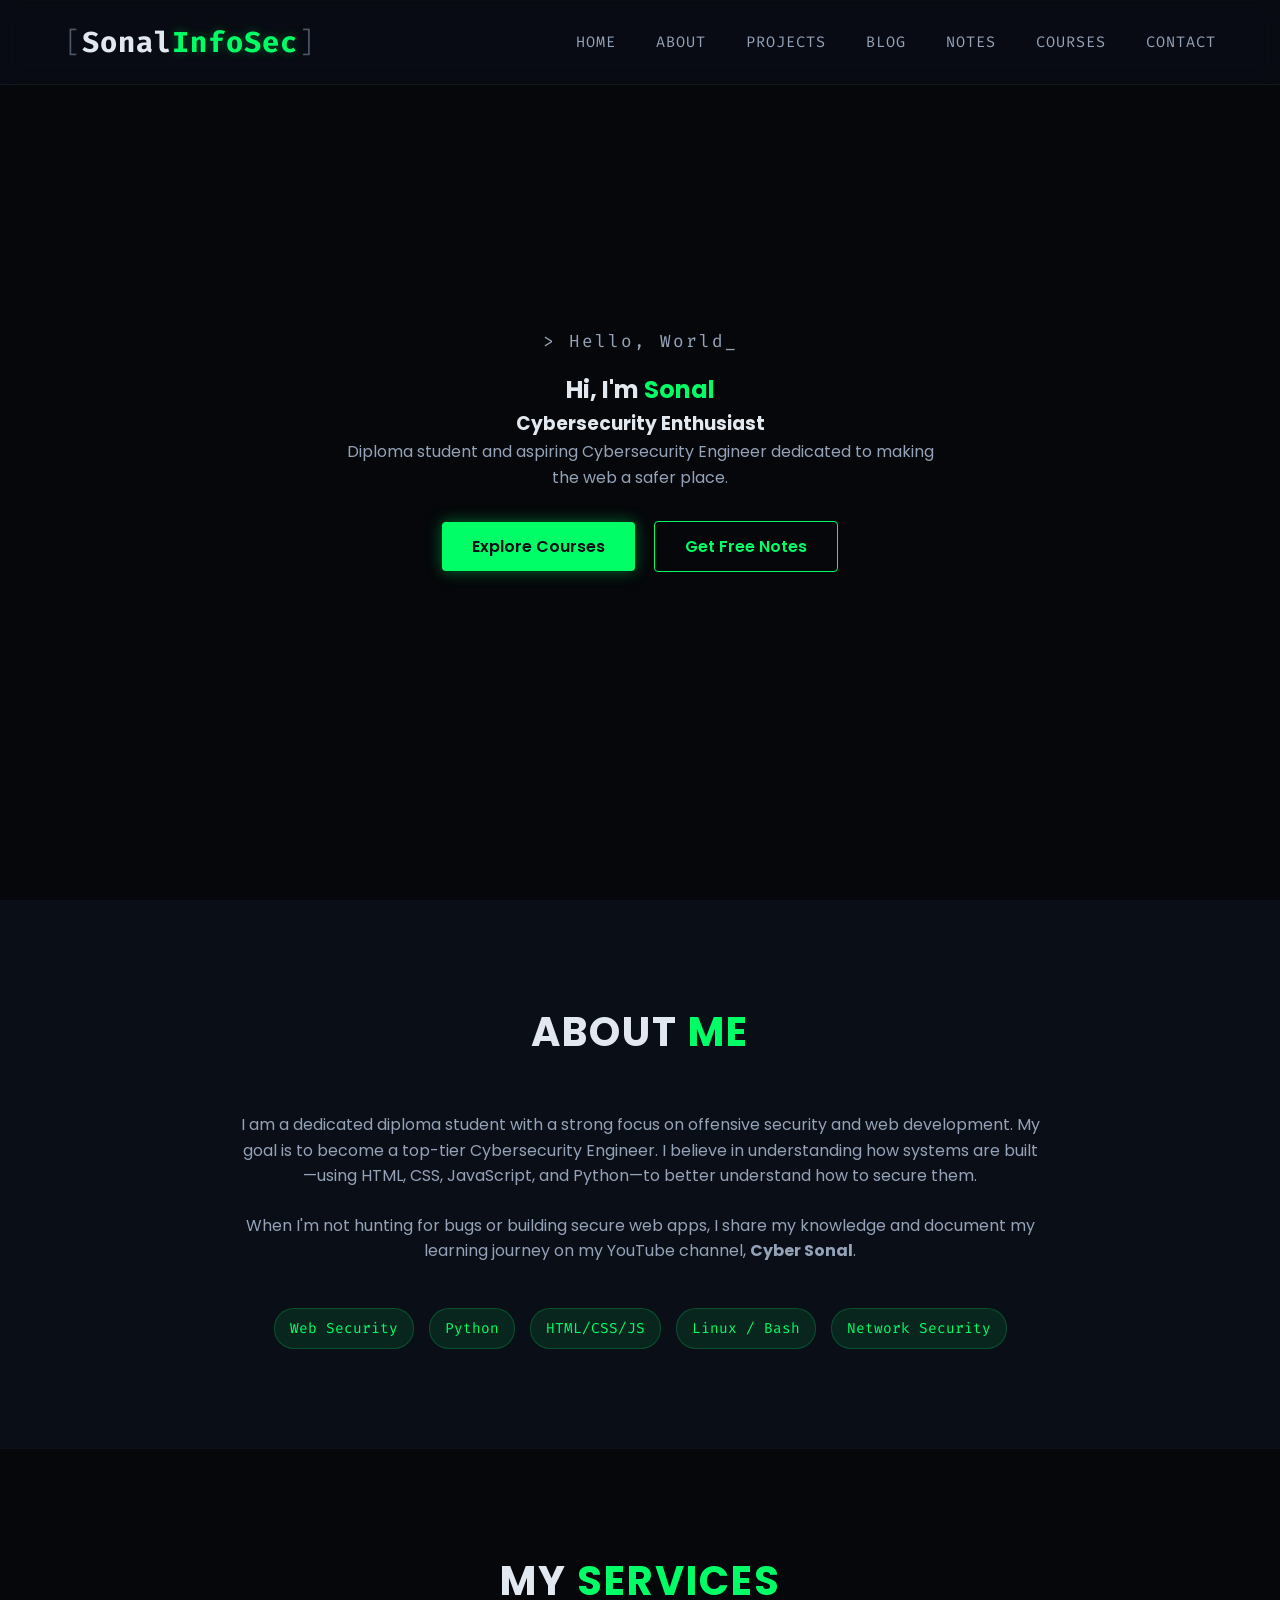
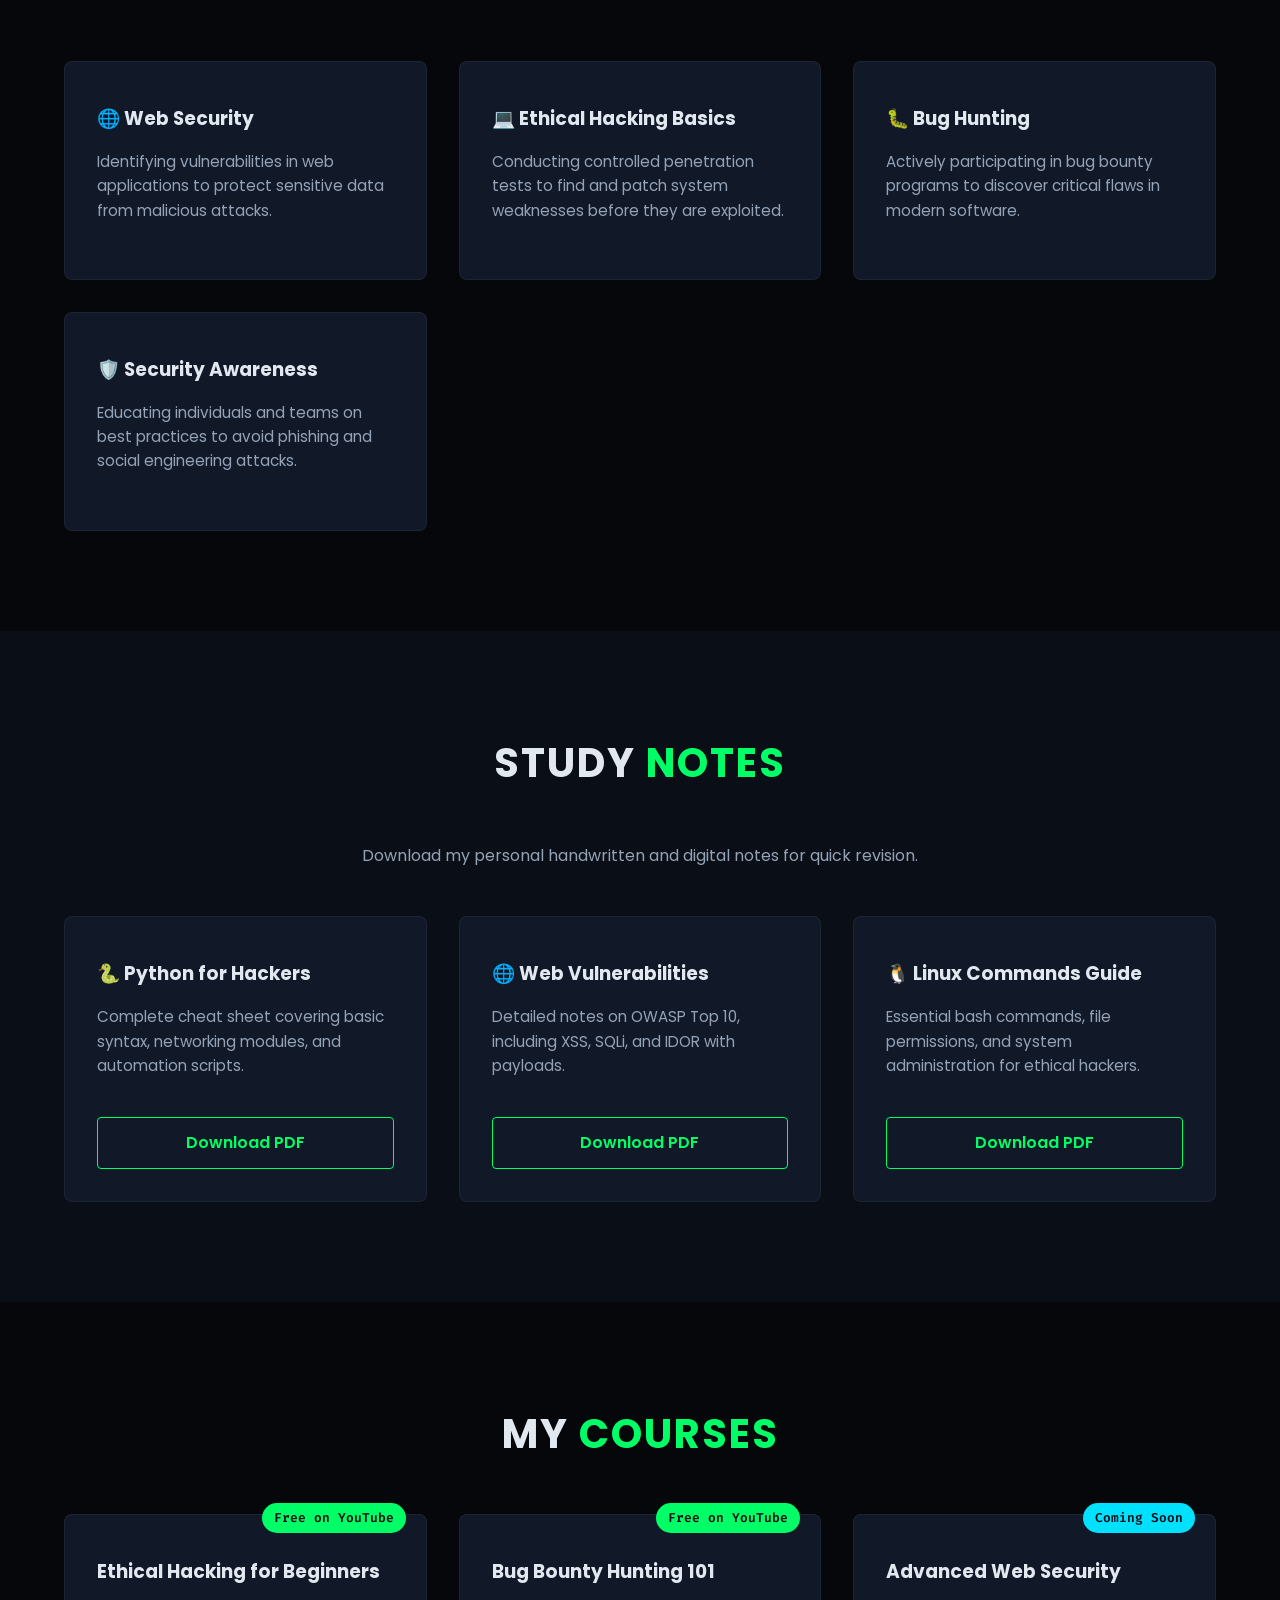
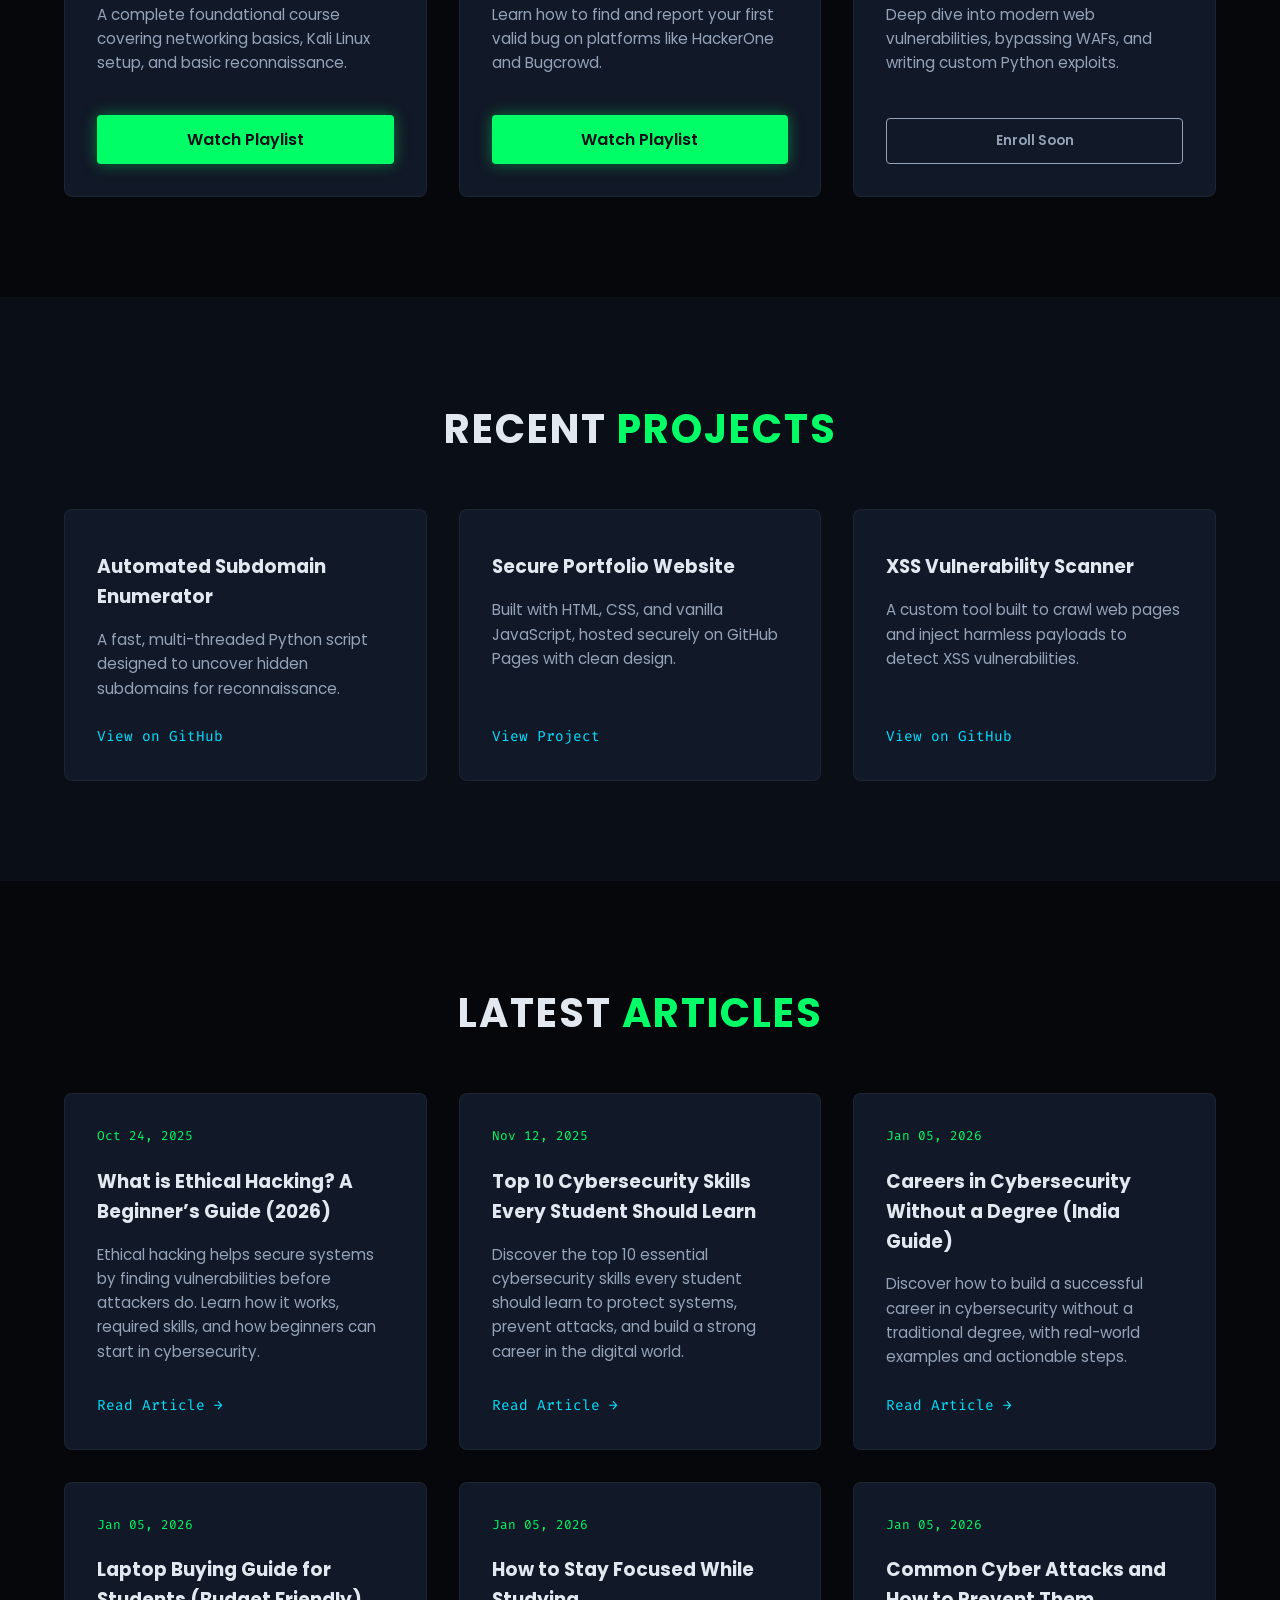
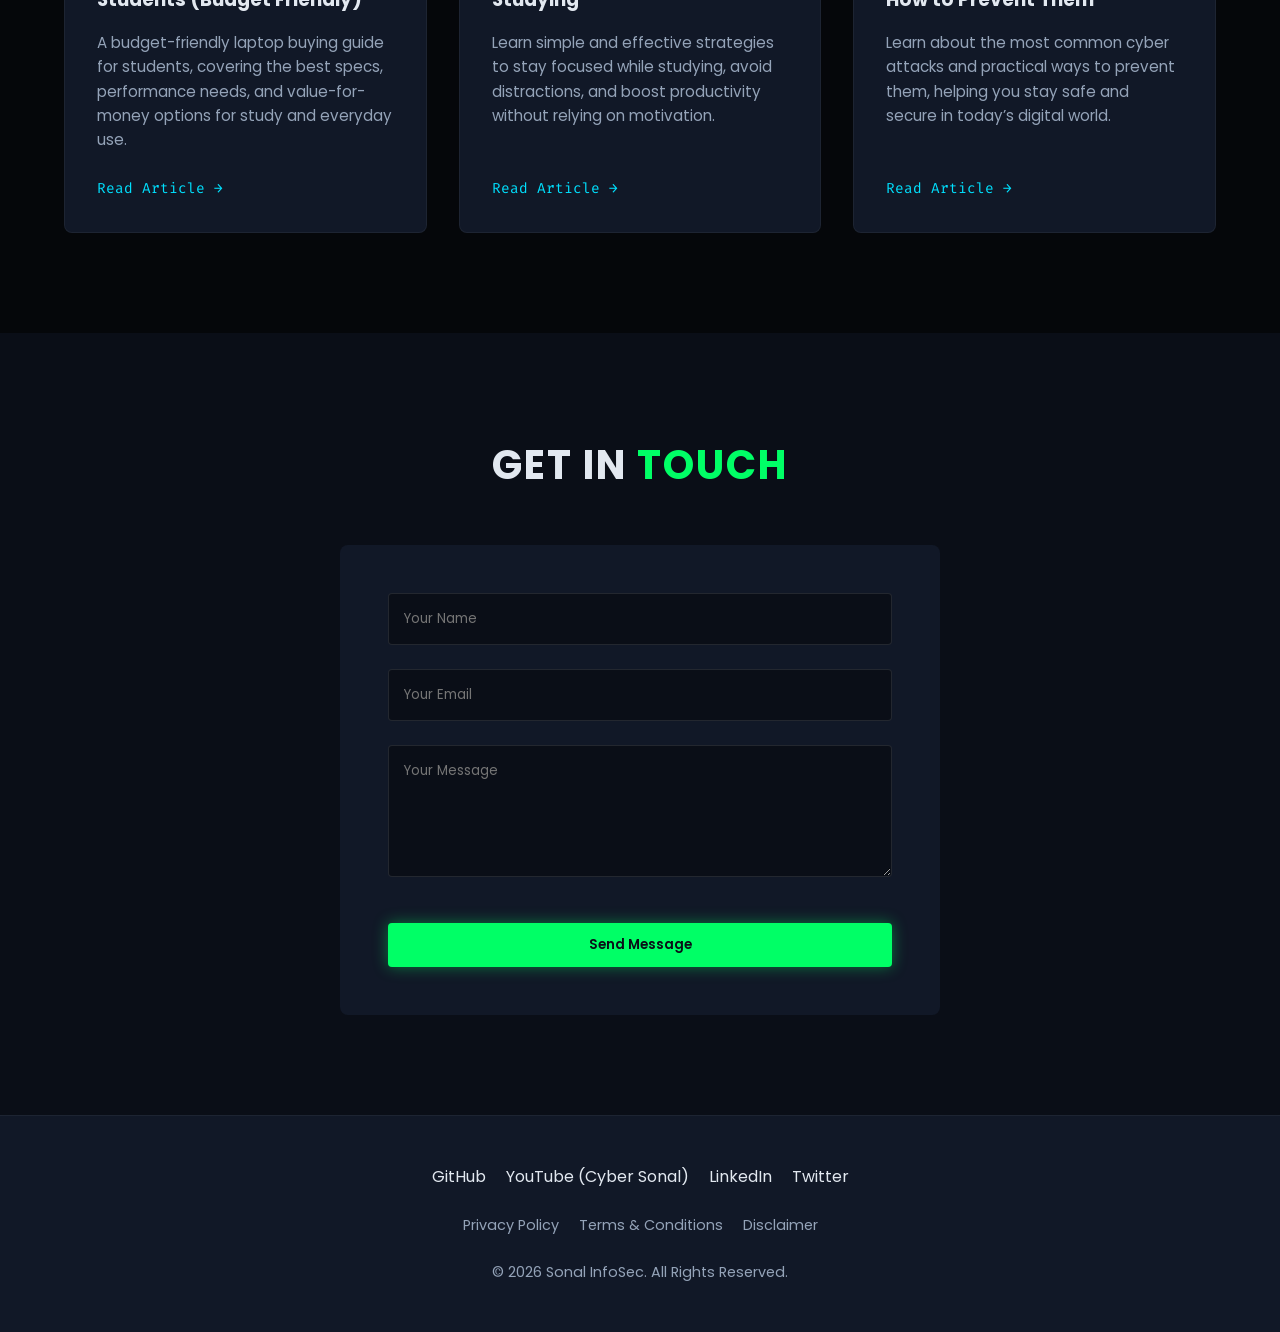
<file: index.html>
<!DOCTYPE html>
<html lang="en">
<head>
    <meta charset="UTF-8">
    <meta name="viewport" content="width=device-width, initial-scale=1.0">
    <meta name="description" content="Sonal InfoSec - Portfolio of an aspiring Cybersecurity Engineer and Ethical Hacker. Exploring Web Security, Python, and Bug Hunting.">
    <meta name="keywords" content="Sonal, Cybersecurity, Ethical Hacking, InfoSec, Web Security, Portfolio, Cyber Sonal, Notes, Courses">
    <title>Sonal InfoSec | Cybersecurity Portfolio</title>
    
    <link href="https://fonts.googleapis.com/css2?family=Poppins:wght@300;400;600;700&family=Fira+Code:wght@400;500&display=swap" rel="stylesheet">
    <link rel="icon" type="image/png" href="Sona.png">
    <link rel="stylesheet" href="style.css">
    
    <!-- Google Analytics -->
<script async src="https://www.googletagmanager.com/gtag/js?id=G-ZHGPTW4NRR"></script>
<script>
  window.dataLayer = window.dataLayer || [];
  function gtag(){dataLayer.push(arguments);}
  gtag('js', new Date());

  gtag('config', 'G-ZHGPTW4NRR');

</script>

<script async src="https://pagead2.googlesyndication.com/pagead/js/adsbygoogle.js?client=ca-pub-3718693589291105"
     crossorigin="anonymous"></script>

</head>
<body>

    <nav id="navbar">
        <div class="nav-container">
            <h1 class="logo"><span class="bracket">[</span>Sonal<span class="highlight">InfoSec</span><span class="bracket">]</span></h1>
            
            <ul class="nav-links">
                <li><a href="#home">Home</a></li>
                <li><a href="#about">About</a></li>
                <li><a href="#projects">Projects</a></li>
                <li><a href="#blog">Blog</a></li>
                <li><a href="#notes">Notes</a></li>
                <li><a href="#courses">Courses</a></li>
                <li><a href="#contact">Contact</a></li>
            </ul>
            
            <div class="hamburger">
                <span class="bar"></span>
                <span class="bar"></span>
                <span class="bar"></span>
            </div>
        </div>
    </nav>

    <header id="home" class="hero">
        <div class="hero-content reveal">
            <p class="greeting">> Hello, World_</p>
            <h2>Hi, I'm <span class="highlight">Sonal</span></h2>
            <h3>Cybersecurity Enthusiast</h3>
            <p class="tagline">Diploma student and aspiring Cybersecurity Engineer dedicated to making the web a safer place.</p>
            <div class="cta-buttons">
                <a href="#courses" class="btn primary-btn">Explore Courses</a>
                <a href="#notes" class="btn secondary-btn">Get Free Notes</a>
            </div>
        </div>
    </header>

    <section id="about" class="section">
        <div class="container reveal">
            <h2 class="section-title">About <span>Me</span></h2>
            <div class="about-content">
                <div class="about-text">
                    <p>I am a dedicated diploma student with a strong focus on offensive security and web development. My goal is to become a top-tier Cybersecurity Engineer. I believe in understanding how systems are built—using HTML, CSS, JavaScript, and Python—to better understand how to secure them.</p>
                    <p>When I'm not hunting for bugs or building secure web apps, I share my knowledge and document my learning journey on my YouTube channel, <strong>Cyber Sonal</strong>.</p>
                </div>
                <div class="skills">
                    <div class="skill-tag">Web Security</div>
                    <div class="skill-tag">Python</div>
                    <div class="skill-tag">HTML/CSS/JS</div>
                    <div class="skill-tag">Linux / Bash</div>
                    <div class="skill-tag">Network Security</div>
                </div>
            </div>
        </div>
    </section>

    <section id="services" class="section bg-darker">
        <div class="container reveal">
            <h2 class="section-title">My <span>Services</span></h2>
            <div class="grid">
                <div class="card">
                    <h3>🌐 Web Security</h3>
                    <p>Identifying vulnerabilities in web applications to protect sensitive data from malicious attacks.</p>
                </div>
                <div class="card">
                    <h3>💻 Ethical Hacking Basics</h3>
                    <p>Conducting controlled penetration tests to find and patch system weaknesses before they are exploited.</p>
                </div>
                <div class="card">
                    <h3>🐛 Bug Hunting</h3>
                    <p>Actively participating in bug bounty programs to discover critical flaws in modern software.</p>
                </div>
                <div class="card">
                    <h3>🛡️ Security Awareness</h3>
                    <p>Educating individuals and teams on best practices to avoid phishing and social engineering attacks.</p>
                </div>
            </div>
        </div>
    </section>

    <section id="notes" class="section">
        <div class="container reveal">
            <h2 class="section-title">Study <span>Notes</span></h2>
            <p style="text-align: center; color: var(--text-secondary); margin-bottom: 3rem;">Download my personal handwritten and digital notes for quick revision.</p>
            <div class="grid">
                <div class="card note-card">
                    <h3>🐍 Python for Hackers</h3>
                    <p>Complete cheat sheet covering basic syntax, networking modules, and automation scripts.</p>
                    <a href="#" class="btn secondary-btn btn-block" style="margin-left:0; text-align:center;">Download PDF</a>
                </div>
                <div class="card note-card">
                    <h3>🌐 Web Vulnerabilities</h3>
                    <p>Detailed notes on OWASP Top 10, including XSS, SQLi, and IDOR with payloads.</p>
                    <a href="#" class="btn secondary-btn btn-block" style="margin-left:0; text-align:center;">Download PDF</a>
                </div>
                <div class="card note-card">
                    <h3>🐧 Linux Commands Guide</h3>
                    <p>Essential bash commands, file permissions, and system administration for ethical hackers.</p>
                    <a href="#" class="btn secondary-btn btn-block" style="margin-left:0; text-align:center;">Download PDF</a>
                </div>
            </div>
        </div>
    </section>

    <section id="courses" class="section bg-darker">
        <div class="container reveal">
            <h2 class="section-title">My <span>Courses</span></h2>
            <div class="grid">
                <div class="card course-card">
                    <span class="badge free-badge">Free on YouTube</span>
                    <h3>Ethical Hacking for Beginners</h3>
                    <p>A complete foundational course covering networking basics, Kali Linux setup, and basic reconnaissance.</p>
                    <a href="#" class="btn primary-btn btn-block" style="text-align:center;">Watch Playlist</a>
                </div>
                <div class="card course-card">
                    <span class="badge free-badge">Free on YouTube</span>
                    <h3>Bug Bounty Hunting 101</h3>
                    <p>Learn how to find and report your first valid bug on platforms like HackerOne and Bugcrowd.</p>
                    <a href="#" class="btn primary-btn btn-block" style="text-align:center;">Watch Playlist</a>
                </div>
                <div class="card course-card">
                    <span class="badge pro-badge">Coming Soon</span>
                    <h3>Advanced Web Security</h3>
                    <p>Deep dive into modern web vulnerabilities, bypassing WAFs, and writing custom Python exploits.</p>
                    <button class="btn secondary-btn btn-block" style="margin-left:0;" disabled>Enroll Soon</button>
                </div>
            </div>
        </div>
    </section>

    <section id="projects" class="section">
        <div class="container reveal">
            <h2 class="section-title">Recent <span>Projects</span></h2>
            <div class="grid">
                <div class="card project-card">
                    <h3>Automated Subdomain Enumerator</h3>
                    <p>A fast, multi-threaded Python script designed to uncover hidden subdomains for reconnaissance.</p>
                    <a href="#" class="project-link">View on GitHub</a>
                </div>
                <div class="card project-card">
                    <h3>Secure Portfolio Website</h3>
                    <p>Built with HTML, CSS, and vanilla JavaScript, hosted securely on GitHub Pages with clean design.</p>
                    <a href="#" class="project-link">View Project</a>
                </div>
                <div class="card project-card">
                    <h3>XSS Vulnerability Scanner</h3>
                    <p>A custom tool built to crawl web pages and inject harmless payloads to detect XSS vulnerabilities.</p>
                    <a href="#" class="project-link">View on GitHub</a>
                </div>
            </div>
        </div>
    </section>

    <section id="blog" class="section bg-darker">
        <div class="container reveal">
            <h2 class="section-title">Latest <span>Articles</span></h2>
            <div class="grid">
                <article class="card blog-card">
                    <span class="date">Oct 24, 2025</span>
                    <h3>What is Ethical Hacking? A Beginner’s Guide (2026)</h3>
                    <p>Ethical hacking helps secure systems by finding vulnerabilities before attackers do. Learn how it works, required skills, and how beginners can start in cybersecurity.</p>
                    <a href="Hacking.html" class="read-more">Read Article &rarr;</a>
                </article>
                <article class="card blog-card">
                    <span class="date">Nov 12, 2025</span>
                    <h3>Top 10 Cybersecurity Skills Every Student Should Learn</h3>
                    <p>Discover the top 10 essential cybersecurity skills every student should learn to protect systems, prevent attacks, and build a strong career in the digital world.</p>
                    <a href="CybersecuritySkill.html" class="read-more">Read Article &rarr;</a>
                </article>
                <article class="card blog-card">
                    <span class="date">Jan 05, 2026</span>
                    <h3>Careers in Cybersecurity Without a Degree (India Guide)</h3>
                    <p>Discover how to build a successful career in cybersecurity without a traditional degree, with real-world examples and actionable steps.</p>
                    <a href="CyberWithoutDegree.html" class="read-more">Read Article &rarr;</a>
                </article>
                 <article class="card blog-card">
                    <span class="date">Jan 05, 2026</span>
                    <h3>Laptop Buying Guide for Students (Budget Friendly)</h3>
                    <p>A budget-friendly laptop buying guide for students, covering the best specs, performance needs, and value-for-money options for study and everyday use.</p>
                    <a href="laptopBuy.html" class="read-more">Read Article &rarr;</a>
                </article>
                 <article class="card blog-card">
                    <span class="date">Jan 05, 2026</span>
                    <h3>How to Stay Focused While Studying</h3>
                    <p>Learn simple and effective strategies to stay focused while studying, avoid distractions, and boost productivity without relying on motivation.</p>
                    <a href="StayFocused.html" class="read-more">Read Article &rarr;</a>
                </article>
                 <article class="card blog-card">
                    <span class="date">Jan 05, 2026</span>
                    <h3>Common Cyber Attacks and How to Prevent Them</h3>
                    <p>Learn about the most common cyber attacks and practical ways to prevent them, helping you stay safe and secure in today’s digital world.</p>
                    <a href="CyberAttack.html" class="read-more">Read Article &rarr;</a>
                </article>
            </div>
        </div>
    </section>

    <section id="contact" class="section">
        <div class="container reveal">
            <h2 class="section-title">Get In <span>Touch</span></h2>
            <form id="contact-form" class="contact-form">
                <div class="form-group">
                    <input type="text" id="name" placeholder="Your Name" required>
                </div>
                <div class="form-group">
                    <input type="email" id="email" placeholder="Your Email" required>
                </div>
                <div class="form-group">
                    <textarea id="message" rows="5" placeholder="Your Message" required></textarea>
                </div>
                <button type="submit" class="btn primary-btn btn-block">Send Message</button>
            </form>
        </div>
    </section>

    <footer>
        <div class="footer-content">
            <div class="social-links">
                <a href="#">GitHub</a>
                <a href="#">YouTube (Cyber Sonal)</a>
                <a href="#">LinkedIn</a>
                <a href="#">Twitter</a>
            </div>
            <div class="legal-links">
                <a href="privacy.html">Privacy Policy</a>
                <a href="terms.html">Terms & Conditions</a>
                <a href="disclaimer.html">Disclaimer</a>
            </div>
            <p>&copy; 2026 Sonal InfoSec. All Rights Reserved.</p>
        </div>
    </footer>

    <script src="script.js"></script>
</body>
</html>
</file>
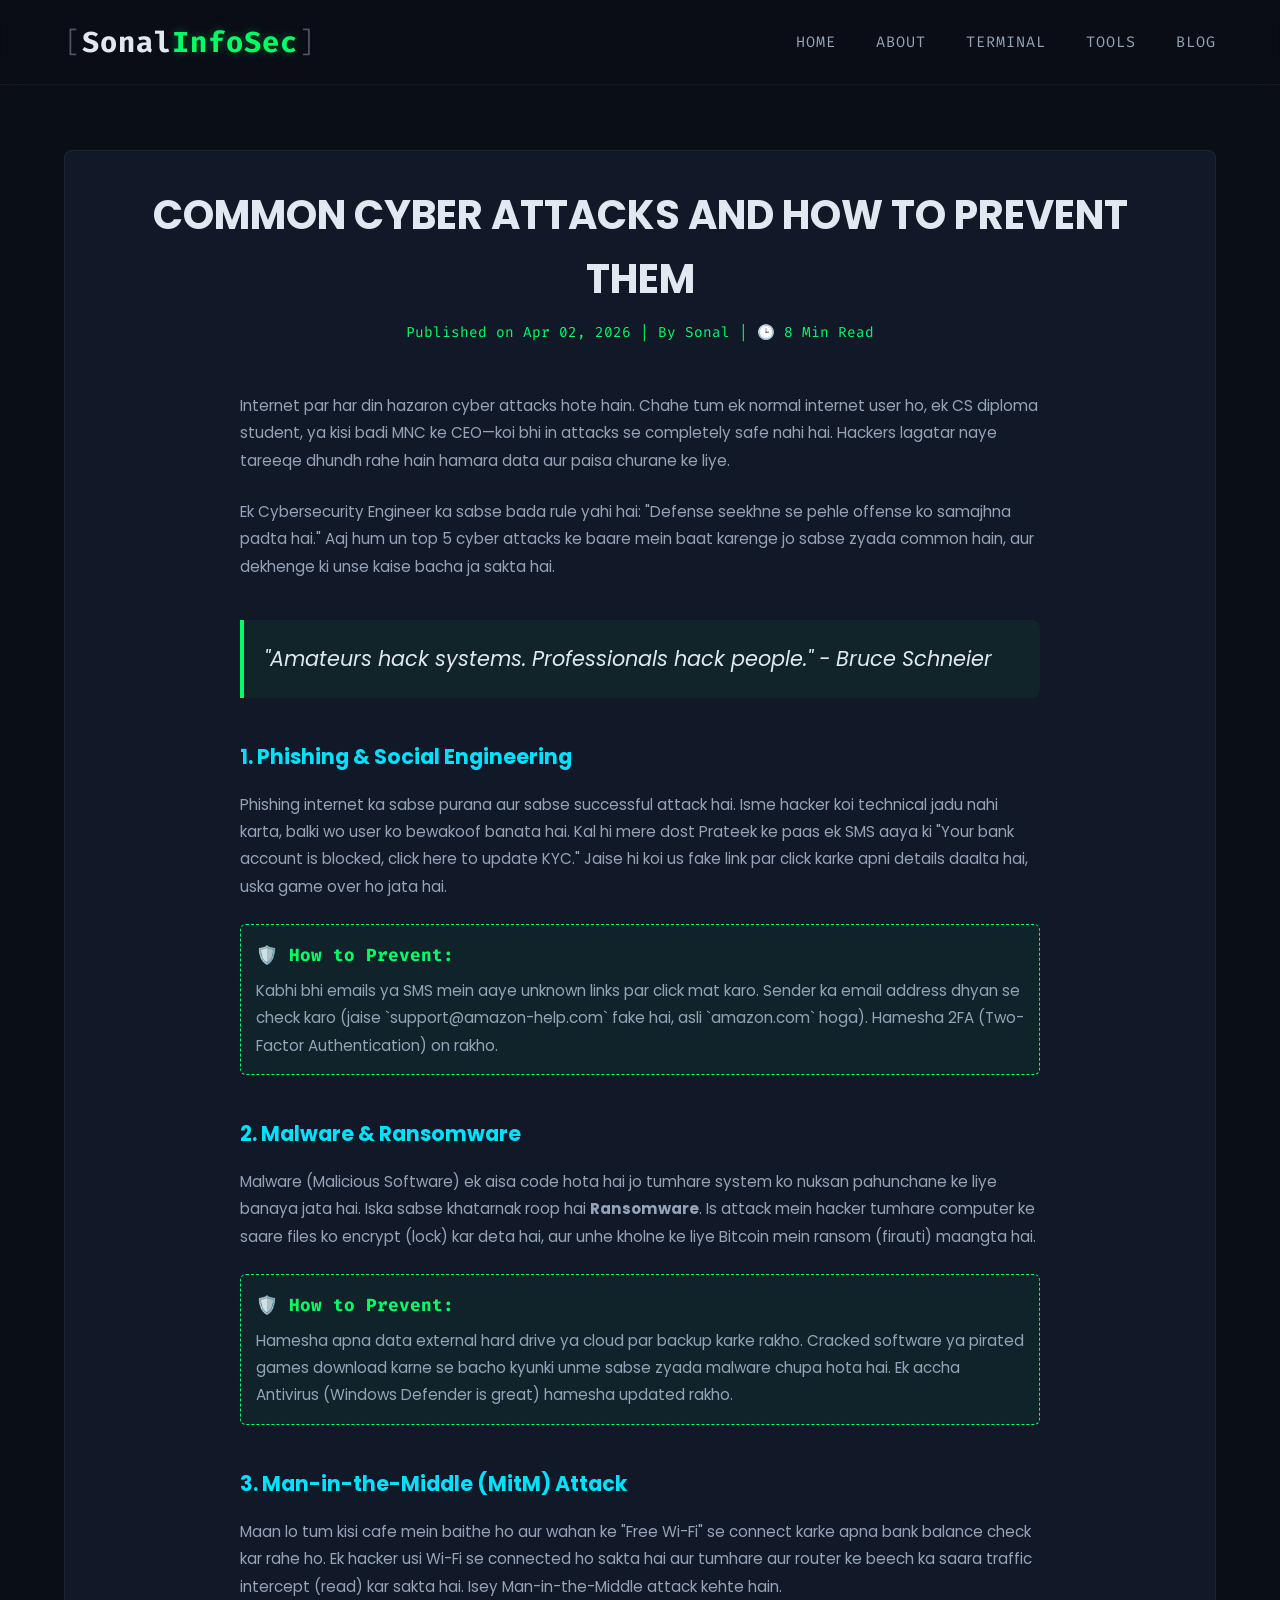
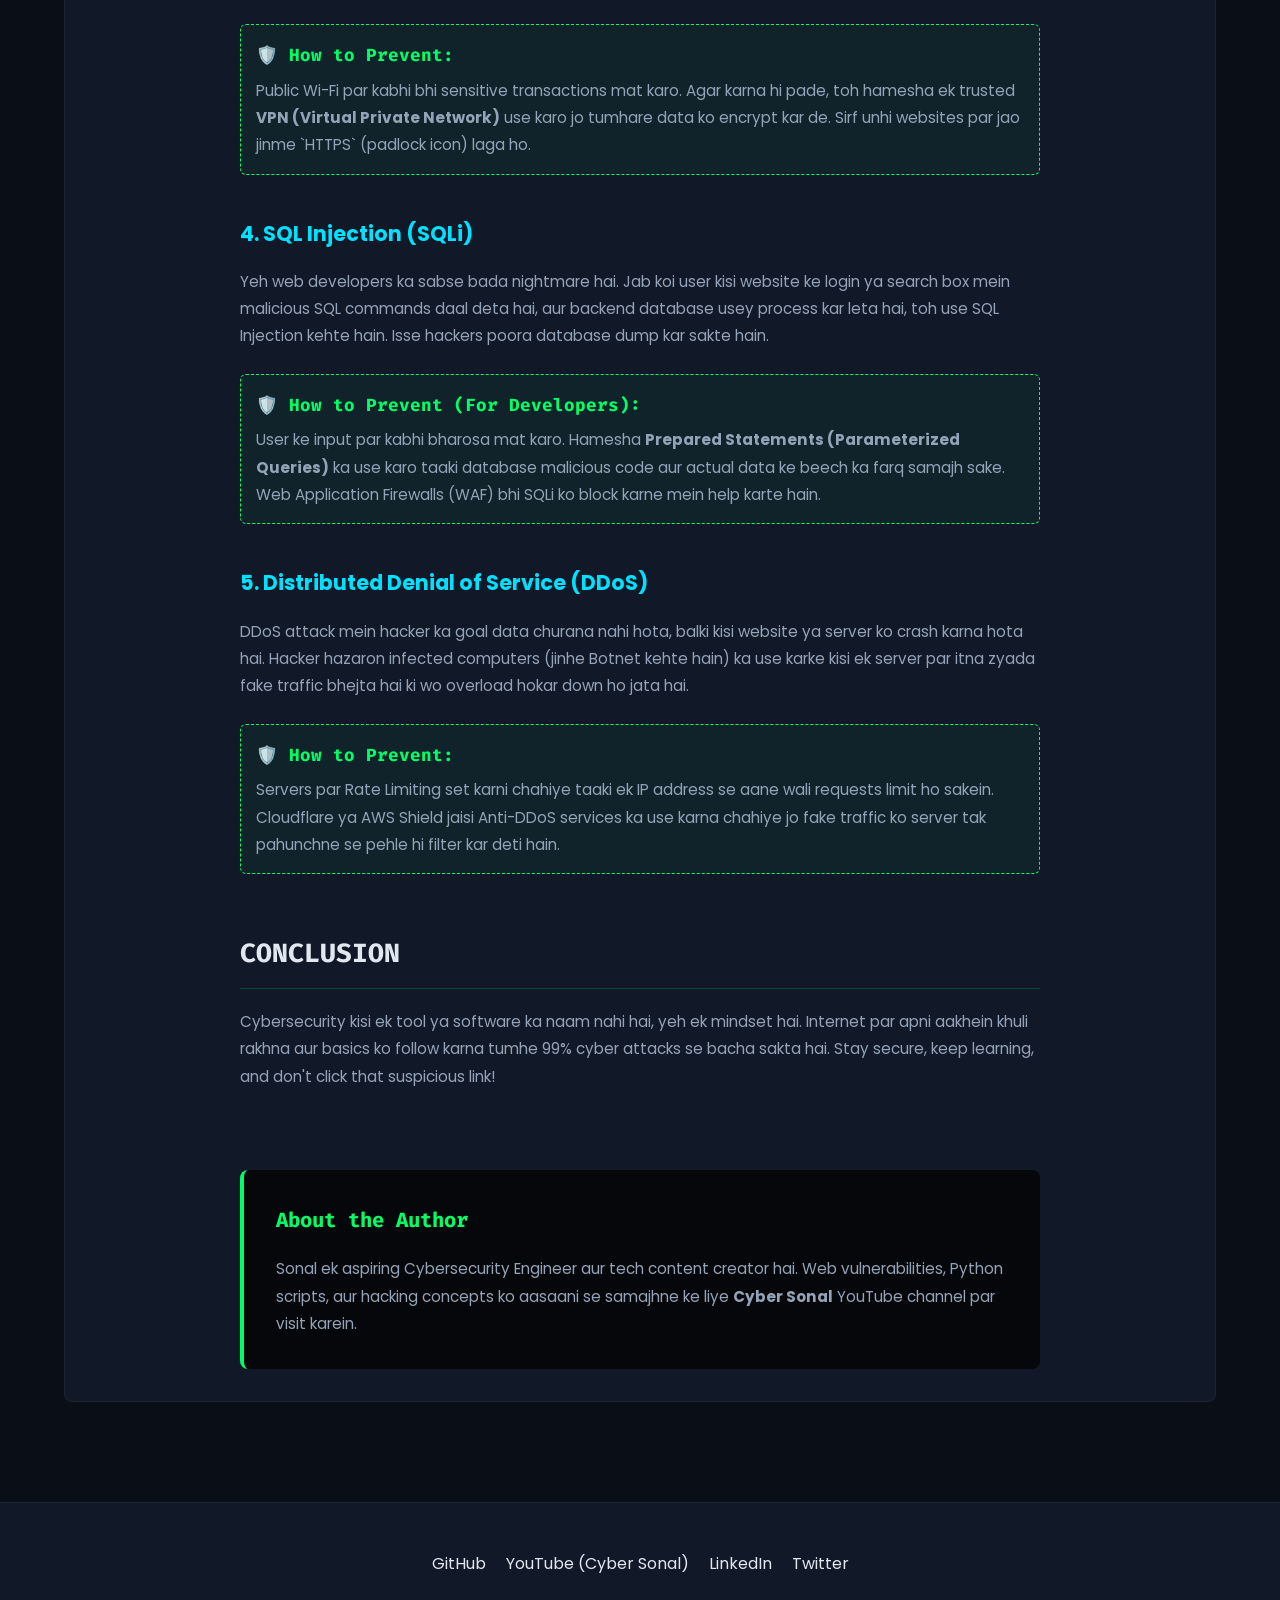
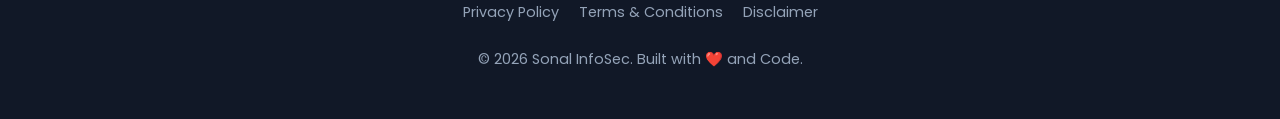
<file: CyberAttack.html>
<!DOCTYPE html>
<html lang="en">
<head>
    <meta charset="UTF-8">
    <meta name="viewport" content="width=device-width, initial-scale=1.0">
    <meta name="description" content="Janiye duniya ke sabse common cyber attacks (Phishing, Ransomware, DDoS, SQLi) ke baare mein aur unhe prevent karne ke best security practices.">
    <title>Common Cyber Attacks and How to Prevent Them | Sonal InfoSec</title>
    
    <link href="https://fonts.googleapis.com/css2?family=Poppins:wght@300;400;600;700&family=Fira+Code:wght@400;500;700&display=swap" rel="stylesheet">
    
    <link rel="stylesheet" href="style.css">
    <style>
        /* Specific styles for long-form blog readability */
        .article-header { text-align: center; margin-bottom: 3rem; }
        .article-meta { color: var(--accent-green); font-family: var(--font-code); font-size: 0.9rem; margin-top: 10px; }
        .article-content { max-width: 800px; margin: 0 auto; color: var(--text-secondary); font-size: 1.1rem; line-height: 1.8; }
        
        .article-content h2 { color: var(--text-primary); margin-top: 3.5rem; margin-bottom: 1.2rem; font-family: var(--font-code); border-bottom: 1px solid rgba(0, 255, 102, 0.2); padding-bottom: 10px; text-transform: uppercase; }
        .article-content h3 { color: var(--accent-blue); margin-top: 2.5rem; margin-bottom: 1rem; display: flex; align-items: center; gap: 10px; }
        .article-content p { margin-bottom: 1.5rem; }
        .article-content ul { margin-bottom: 1.5rem; padding-left: 20px; }
        .article-content li { margin-bottom: 0.8rem; }
        
        .info-box { background-color: var(--bg-darker); padding: 25px; border-radius: 8px; border-left: 4px solid var(--accent-blue); margin-bottom: 2rem; box-shadow: inset 0 0 15px rgba(0,0,0,0.6); }
        .prevention-box { background: rgba(0,255,102,0.05); padding: 15px; border-radius: 6px; border: 1px dashed var(--accent-green); margin-top: 15px; }
        .prevention-box h4 { color: var(--accent-green); margin-bottom: 5px; font-family: var(--font-code); }
        
        .highlight-quote { font-size: 1.3rem; font-style: italic; color: var(--text-primary); border-left: 4px solid var(--accent-green); padding-left: 20px; margin: 2.5rem 0; background: rgba(0,255,102,0.05); padding: 20px; border-radius: 0 8px 8px 0; }
        
        .author-box { margin-top: 5rem; padding: 2rem; background: var(--bg-darker); border-radius: 8px; border-left: 4px solid var(--accent-green); display: flex; align-items: center; gap: 20px; }
    </style>
</head>
<body>

    <nav id="navbar" class="scrolled">
        <div class="nav-container">
            <h1 class="logo"><a href="index.html" style="color:inherit;"><span class="bracket">[</span>Sonal<span class="highlight">InfoSec</span><span class="bracket">]</span></a></h1>
            <ul class="nav-links">
                <li><a href="index.html#home">Home</a></li>
                <li><a href="index.html#about">About</a></li>
                <li><a href="index.html#terminal">Terminal</a></li>
                <li><a href="index.html#tools">Tools</a></li>
                <li><a href="index.html#blog">Blog</a></li>
            </ul>
            <div class="hamburger">
                <span class="bar"></span><span class="bar"></span><span class="bar"></span>
            </div>
        </div>
    </nav>

    <section class="section" style="padding-top: 150px;">
        <div class="container card">
            
            <div class="article-header">
                <h1 style="font-size: 2.5rem; color: var(--text-primary); text-transform: uppercase;">Common Cyber Attacks and How to Prevent Them</h1>
                <div class="article-meta">
                    <span>Published on Apr 02, 2026</span> | <span>By Sonal</span> | <span>🕒 8 Min Read</span>
                </div>
            </div>

            <article class="article-content">
                <p>Internet par har din hazaron cyber attacks hote hain. Chahe tum ek normal internet user ho, ek CS diploma student, ya kisi badi MNC ke CEO—koi bhi in attacks se completely safe nahi hai. Hackers lagatar naye tareeqe dhundh rahe hain hamara data aur paisa churane ke liye.</p>

                <p>Ek Cybersecurity Engineer ka sabse bada rule yahi hai: "Defense seekhne se pehle offense ko samajhna padta hai." Aaj hum un top 5 cyber attacks ke baare mein baat karenge jo sabse zyada common hain, aur dekhenge ki unse kaise bacha ja sakta hai.</p>

                <blockquote class="highlight-quote">
                    "Amateurs hack systems. Professionals hack people." - Bruce Schneier
                </blockquote>

                <h3>1. Phishing & Social Engineering</h3>
                <p>Phishing internet ka sabse purana aur sabse successful attack hai. Isme hacker koi technical jadu nahi karta, balki wo user ko bewakoof banata hai. Kal hi mere dost Prateek ke paas ek SMS aaya ki "Your bank account is blocked, click here to update KYC." Jaise hi koi us fake link par click karke apni details daalta hai, uska game over ho jata hai.</p>
                
                

                <div class="prevention-box">
                    <h4>🛡️ How to Prevent:</h4>
                    <p style="margin-bottom:0; font-size: 0.95rem;">Kabhi bhi emails ya SMS mein aaye unknown links par click mat karo. Sender ka email address dhyan se check karo (jaise `support@amazon-help.com` fake hai, asli `amazon.com` hoga). Hamesha 2FA (Two-Factor Authentication) on rakho.</p>
                </div>

                <h3>2. Malware & Ransomware</h3>
                <p>Malware (Malicious Software) ek aisa code hota hai jo tumhare system ko nuksan pahunchane ke liye banaya jata hai. Iska sabse khatarnak roop hai <strong>Ransomware</strong>. Is attack mein hacker tumhare computer ke saare files ko encrypt (lock) kar deta hai, aur unhe kholne ke liye Bitcoin mein ransom (firauti) maangta hai.</p>

                <div class="prevention-box">
                    <h4>🛡️ How to Prevent:</h4>
                    <p style="margin-bottom:0; font-size: 0.95rem;">Hamesha apna data external hard drive ya cloud par backup karke rakho. Cracked software ya pirated games download karne se bacho kyunki unme sabse zyada malware chupa hota hai. Ek accha Antivirus (Windows Defender is great) hamesha updated rakho.</p>
                </div>

                <h3>3. Man-in-the-Middle (MitM) Attack</h3>
                <p>Maan lo tum kisi cafe mein baithe ho aur wahan ke "Free Wi-Fi" se connect karke apna bank balance check kar rahe ho. Ek hacker usi Wi-Fi se connected ho sakta hai aur tumhare aur router ke beech ka saara traffic intercept (read) kar sakta hai. Isey Man-in-the-Middle attack kehte hain.</p>
                
                

                <div class="prevention-box">
                    <h4>🛡️ How to Prevent:</h4>
                    <p style="margin-bottom:0; font-size: 0.95rem;">Public Wi-Fi par kabhi bhi sensitive transactions mat karo. Agar karna hi pade, toh hamesha ek trusted <strong>VPN (Virtual Private Network)</strong> use karo jo tumhare data ko encrypt kar de. Sirf unhi websites par jao jinme `HTTPS` (padlock icon) laga ho.</p>
                </div>

                <h3>4. SQL Injection (SQLi)</h3>
                <p>Yeh web developers ka sabse bada nightmare hai. Jab koi user kisi website ke login ya search box mein malicious SQL commands daal deta hai, aur backend database usey process kar leta hai, toh use SQL Injection kehte hain. Isse hackers poora database dump kar sakte hain.</p>

                <div class="prevention-box">
                    <h4>🛡️ How to Prevent (For Developers):</h4>
                    <p style="margin-bottom:0; font-size: 0.95rem;">User ke input par kabhi bharosa mat karo. Hamesha <strong>Prepared Statements (Parameterized Queries)</strong> ka use karo taaki database malicious code aur actual data ke beech ka farq samajh sake. Web Application Firewalls (WAF) bhi SQLi ko block karne mein help karte hain.</p>
                </div>

                <h3>5. Distributed Denial of Service (DDoS)</h3>
                <p>DDoS attack mein hacker ka goal data churana nahi hota, balki kisi website ya server ko crash karna hota hai. Hacker hazaron infected computers (jinhe Botnet kehte hain) ka use karke kisi ek server par itna zyada fake traffic bhejta hai ki wo overload hokar down ho jata hai.</p>

                <div class="prevention-box">
                    <h4>🛡️ How to Prevent:</h4>
                    <p style="margin-bottom:0; font-size: 0.95rem;">Servers par Rate Limiting set karni chahiye taaki ek IP address se aane wali requests limit ho sakein. Cloudflare ya AWS Shield jaisi Anti-DDoS services ka use karna chahiye jo fake traffic ko server tak pahunchne se pehle hi filter kar deti hain.</p>
                </div>

                <h2>Conclusion</h2>
                <p>Cybersecurity kisi ek tool ya software ka naam nahi hai, yeh ek mindset hai. Internet par apni aakhein khuli rakhna aur basics ko follow karna tumhe 99% cyber attacks se bacha sakta hai. Stay secure, keep learning, and don't click that suspicious link!</p>

                <div class="author-box">
                    <div>
                        <h3 style="color: var(--accent-green); margin-top: 0; font-family: var(--font-code);">About the Author</h3>
                        <p style="margin-bottom: 0; font-size: 0.95rem;">Sonal ek aspiring Cybersecurity Engineer aur tech content creator hai. Web vulnerabilities, Python scripts, aur hacking concepts ko aasaani se samajhne ke liye <strong>Cyber Sonal</strong> YouTube channel par visit karein.</p>
                    </div>
                </div>
            </article>

        </div>
    </section>

    <footer>
        <div class="footer-content">
            <div class="social-links">
                <a href="#">GitHub</a>
                <a href="#">YouTube (Cyber Sonal)</a>
                <a href="#">LinkedIn</a>
                <a href="#">Twitter</a>
            </div>
            <div class="legal-links">
                <a href="privacy.html">Privacy Policy</a>
                <a href="terms.html">Terms & Conditions</a>
                <a href="disclaimer.html">Disclaimer</a>
            </div>
            <p>&copy; 2026 Sonal InfoSec. Built with ❤️ and Code.</p>
        </div>
    </footer>

    <script src="script.js"></script>
</body>
</html>
</file>
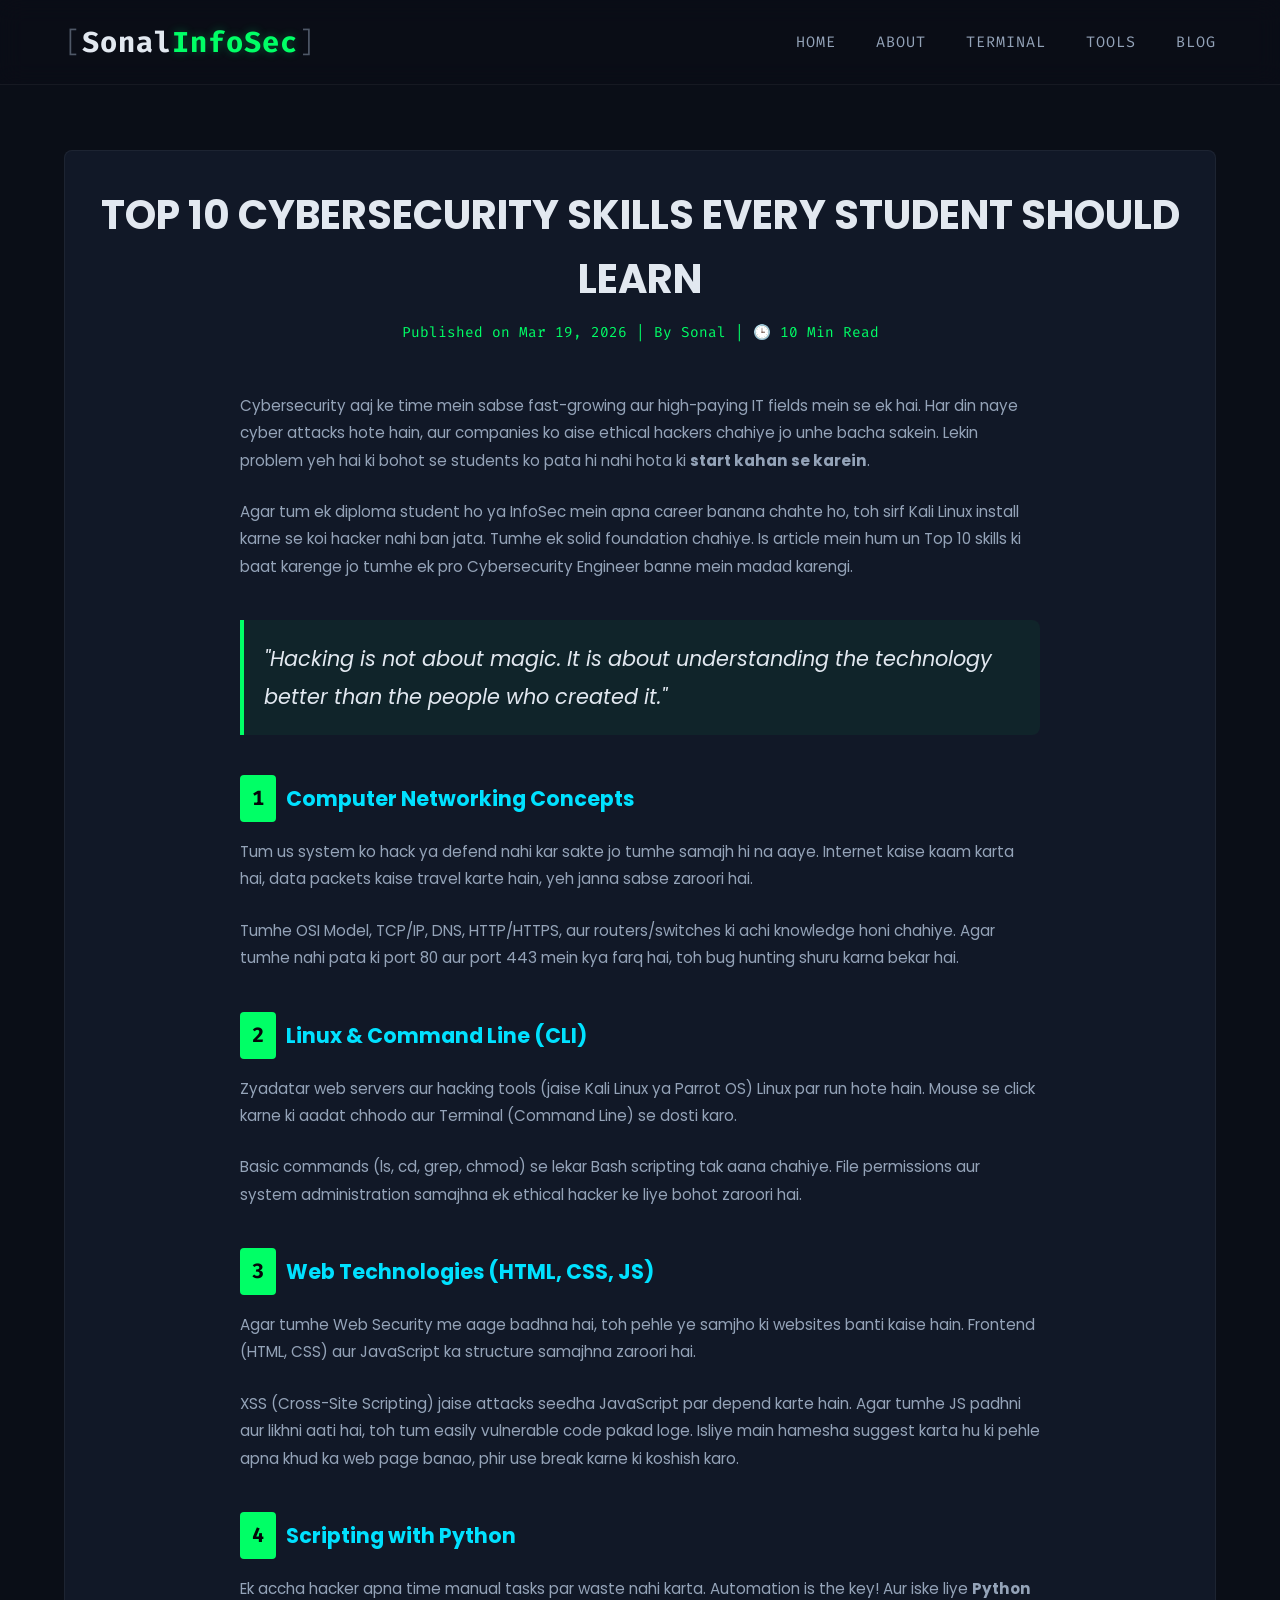
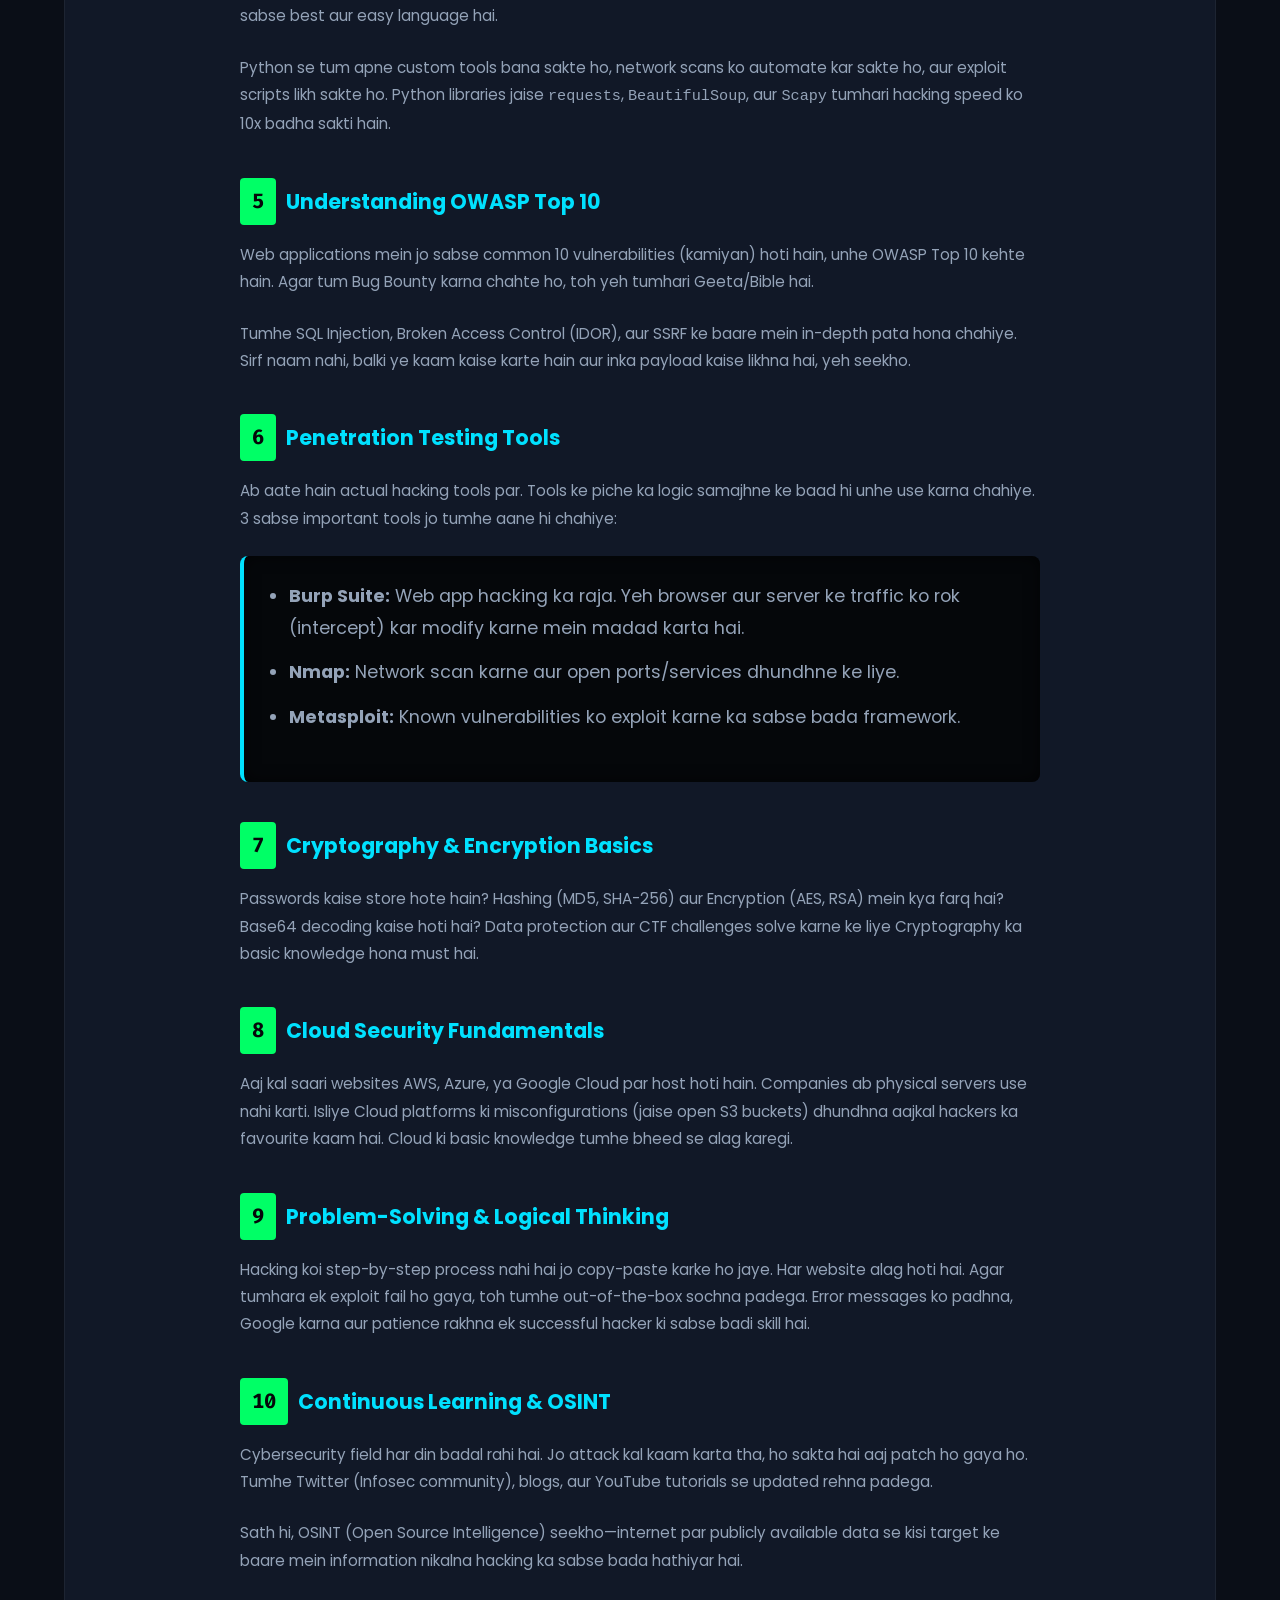
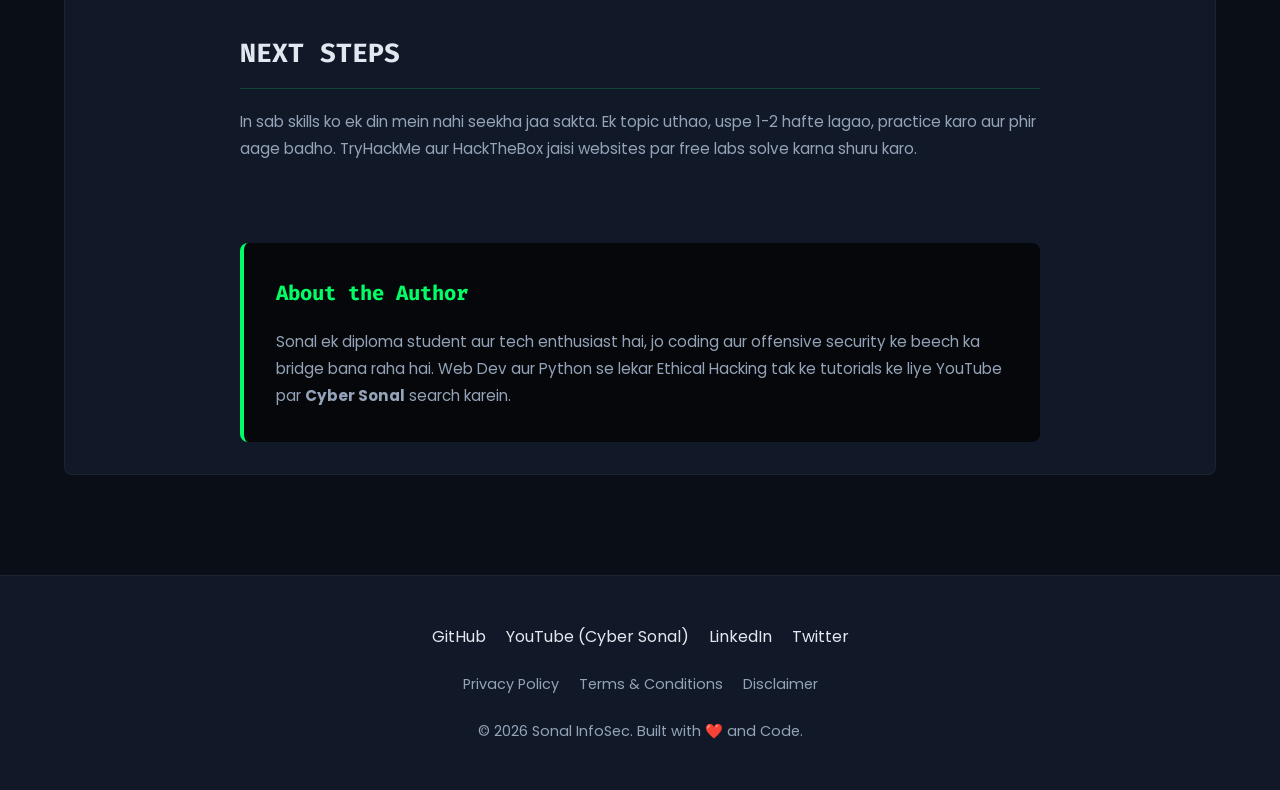
<file: CybersecuritySkill.html>
<!DOCTYPE html>
<html lang="en">
<head>
    <meta charset="UTF-8">
    <meta name="viewport" content="width=device-width, initial-scale=1.0">
    <meta name="description" content="Top 10 Cybersecurity skills har student ko seekhni chahiye 2026 mein. Networking, Python, Web Dev aur Ethical Hacking ke basic se advanced concepts janiye.">
    <title>Top 10 Cybersecurity Skills Every Student Should Learn | Sonal InfoSec</title>
    
    <link href="https://fonts.googleapis.com/css2?family=Poppins:wght@300;400;600;700&family=Fira+Code:wght@400;500;700&display=swap" rel="stylesheet">
    
    <link rel="stylesheet" href="style.css">
    <style>
        /* Specific styles for long-form blog readability */
        .article-header { text-align: center; margin-bottom: 3rem; }
        .article-meta { color: var(--accent-green); font-family: var(--font-code); font-size: 0.9rem; margin-top: 10px; }
        .article-content { max-width: 800px; margin: 0 auto; color: var(--text-secondary); font-size: 1.1rem; line-height: 1.8; }
        
        .article-content h2 { color: var(--text-primary); margin-top: 3.5rem; margin-bottom: 1.2rem; font-family: var(--font-code); border-bottom: 1px solid rgba(0, 255, 102, 0.2); padding-bottom: 10px; text-transform: uppercase; }
        .article-content h3 { color: var(--accent-blue); margin-top: 2.5rem; margin-bottom: 1rem; display: flex; align-items: center; gap: 10px; }
        .skill-number { background: var(--accent-green); color: var(--bg-darker); padding: 5px 12px; border-radius: 4px; font-weight: bold; font-family: var(--font-code); }
        .article-content p { margin-bottom: 1.5rem; }
        .article-content ul { margin-bottom: 1.5rem; padding-left: 20px; }
        .article-content li { margin-bottom: 0.8rem; }
        
        .info-box { background-color: var(--bg-darker); padding: 25px; border-radius: 8px; border-left: 4px solid var(--accent-blue); margin-bottom: 2rem; box-shadow: inset 0 0 15px rgba(0,0,0,0.6); }
        
        .highlight-quote { font-size: 1.3rem; font-style: italic; color: var(--text-primary); border-left: 4px solid var(--accent-green); padding-left: 20px; margin: 2.5rem 0; background: rgba(0,255,102,0.05); padding: 20px; border-radius: 0 8px 8px 0; }
        
        .author-box { margin-top: 5rem; padding: 2rem; background: var(--bg-darker); border-radius: 8px; border-left: 4px solid var(--accent-green); display: flex; align-items: center; gap: 20px; }
    </style>
</head>
<body>

    <nav id="navbar" class="scrolled">
        <div class="nav-container">
            <h1 class="logo"><a href="index.html" style="color:inherit;"><span class="bracket">[</span>Sonal<span class="highlight">InfoSec</span><span class="bracket">]</span></a></h1>
            <ul class="nav-links">
                <li><a href="index.html#home">Home</a></li>
                <li><a href="index.html#about">About</a></li>
                <li><a href="index.html#terminal">Terminal</a></li>
                <li><a href="index.html#tools">Tools</a></li>
                <li><a href="index.html#blog">Blog</a></li>
            </ul>
            <div class="hamburger">
                <span class="bar"></span><span class="bar"></span><span class="bar"></span>
            </div>
        </div>
    </nav>

    <section class="section" style="padding-top: 150px;">
        <div class="container card">
            
            <div class="article-header">
                <h1 style="font-size: 2.5rem; color: var(--text-primary); text-transform: uppercase;">Top 10 Cybersecurity Skills Every Student Should Learn</h1>
                <div class="article-meta">
                    <span>Published on Mar 19, 2026</span> | <span>By Sonal</span> | <span>🕒 10 Min Read</span>
                </div>
            </div>

            <article class="article-content">
                <p>Cybersecurity aaj ke time mein sabse fast-growing aur high-paying IT fields mein se ek hai. Har din naye cyber attacks hote hain, aur companies ko aise ethical hackers chahiye jo unhe bacha sakein. Lekin problem yeh hai ki bohot se students ko pata hi nahi hota ki <strong>start kahan se karein</strong>.</p>

                <p>Agar tum ek diploma student ho ya InfoSec mein apna career banana chahte ho, toh sirf Kali Linux install karne se koi hacker nahi ban jata. Tumhe ek solid foundation chahiye. Is article mein hum un Top 10 skills ki baat karenge jo tumhe ek pro Cybersecurity Engineer banne mein madad karengi.</p>

                <blockquote class="highlight-quote">
                    "Hacking is not about magic. It is about understanding the technology better than the people who created it."
                </blockquote>

                <h3><span class="skill-number">1</span> Computer Networking Concepts</h3>
                <p>Tum us system ko hack ya defend nahi kar sakte jo tumhe samajh hi na aaye. Internet kaise kaam karta hai, data packets kaise travel karte hain, yeh janna sabse zaroori hai.</p>
                
                <p>Tumhe OSI Model, TCP/IP, DNS, HTTP/HTTPS, aur routers/switches ki achi knowledge honi chahiye. Agar tumhe nahi pata ki port 80 aur port 443 mein kya farq hai, toh bug hunting shuru karna bekar hai.</p>

                <h3><span class="skill-number">2</span> Linux & Command Line (CLI)</h3>
                <p>Zyadatar web servers aur hacking tools (jaise Kali Linux ya Parrot OS) Linux par run hote hain. Mouse se click karne ki aadat chhodo aur Terminal (Command Line) se dosti karo.</p>
                
                <p>Basic commands (ls, cd, grep, chmod) se lekar Bash scripting tak aana chahiye. File permissions aur system administration samajhna ek ethical hacker ke liye bohot zaroori hai.</p>

                <h3><span class="skill-number">3</span> Web Technologies (HTML, CSS, JS)</h3>
                <p>Agar tumhe Web Security me aage badhna hai, toh pehle ye samjho ki websites banti kaise hain. Frontend (HTML, CSS) aur JavaScript ka structure samajhna zaroori hai.</p>
                <p>XSS (Cross-Site Scripting) jaise attacks seedha JavaScript par depend karte hain. Agar tumhe JS padhni aur likhni aati hai, toh tum easily vulnerable code pakad loge. Isliye main hamesha suggest karta hu ki pehle apna khud ka web page banao, phir use break karne ki koshish karo.</p>

                <h3><span class="skill-number">4</span> Scripting with Python</h3>
                <p>Ek accha hacker apna time manual tasks par waste nahi karta. Automation is the key! Aur iske liye <strong>Python</strong> sabse best aur easy language hai.</p>
                <p>Python se tum apne custom tools bana sakte ho, network scans ko automate kar sakte ho, aur exploit scripts likh sakte ho. Python libraries jaise <code>requests</code>, <code>BeautifulSoup</code>, aur <code>Scapy</code> tumhari hacking speed ko 10x badha sakti hain.</p>

                <h3><span class="skill-number">5</span> Understanding OWASP Top 10</h3>
                <p>Web applications mein jo sabse common 10 vulnerabilities (kamiyan) hoti hain, unhe OWASP Top 10 kehte hain. Agar tum Bug Bounty karna chahte ho, toh yeh tumhari Geeta/Bible hai.</p>
                
                <p>Tumhe SQL Injection, Broken Access Control (IDOR), aur SSRF ke baare mein in-depth pata hona chahiye. Sirf naam nahi, balki ye kaam kaise karte hain aur inka payload kaise likhna hai, yeh seekho.</p>

                <h3><span class="skill-number">6</span> Penetration Testing Tools</h3>
                <p>Ab aate hain actual hacking tools par. Tools ke piche ka logic samajhne ke baad hi unhe use karna chahiye. 3 sabse important tools jo tumhe aane hi chahiye:</p>
                <div class="info-box">
                    <ul>
                        <li><strong>Burp Suite:</strong> Web app hacking ka raja. Yeh browser aur server ke traffic ko rok (intercept) kar modify karne mein madad karta hai.</li>
                        <li><strong>Nmap:</strong> Network scan karne aur open ports/services dhundhne ke liye.</li>
                        <li><strong>Metasploit:</strong> Known vulnerabilities ko exploit karne ka sabse bada framework.</li>
                    </ul>
                </div>

                <h3><span class="skill-number">7</span> Cryptography & Encryption Basics</h3>
                <p>Passwords kaise store hote hain? Hashing (MD5, SHA-256) aur Encryption (AES, RSA) mein kya farq hai? Base64 decoding kaise hoti hai? Data protection aur CTF challenges solve karne ke liye Cryptography ka basic knowledge hona must hai.</p>

                <h3><span class="skill-number">8</span> Cloud Security Fundamentals</h3>
                <p>Aaj kal saari websites AWS, Azure, ya Google Cloud par host hoti hain. Companies ab physical servers use nahi karti. Isliye Cloud platforms ki misconfigurations (jaise open S3 buckets) dhundhna aajkal hackers ka favourite kaam hai. Cloud ki basic knowledge tumhe bheed se alag karegi.</p>

                <h3><span class="skill-number">9</span> Problem-Solving & Logical Thinking</h3>
                <p>Hacking koi step-by-step process nahi hai jo copy-paste karke ho jaye. Har website alag hoti hai. Agar tumhara ek exploit fail ho gaya, toh tumhe out-of-the-box sochna padega. Error messages ko padhna, Google karna aur patience rakhna ek successful hacker ki sabse badi skill hai.</p>

                <h3><span class="skill-number">10</span> Continuous Learning & OSINT</h3>
                <p>Cybersecurity field har din badal rahi hai. Jo attack kal kaam karta tha, ho sakta hai aaj patch ho gaya ho. Tumhe Twitter (Infosec community), blogs, aur YouTube tutorials se updated rehna padega.</p>
                <p>Sath hi, OSINT (Open Source Intelligence) seekho—internet par publicly available data se kisi target ke baare mein information nikalna hacking ka sabse bada hathiyar hai.</p>

                <h2>Next Steps</h2>
                <p>In sab skills ko ek din mein nahi seekha jaa sakta. Ek topic uthao, uspe 1-2 hafte lagao, practice karo aur phir aage badho. TryHackMe aur HackTheBox jaisi websites par free labs solve karna shuru karo.</p>

                <div class="author-box">
                    <div>
                        <h3 style="color: var(--accent-green); margin-top: 0; font-family: var(--font-code);">About the Author</h3>
                        <p style="margin-bottom: 0; font-size: 0.95rem;">Sonal ek diploma student aur tech enthusiast hai, jo coding aur offensive security ke beech ka bridge bana raha hai. Web Dev aur Python se lekar Ethical Hacking tak ke tutorials ke liye YouTube par <strong>Cyber Sonal</strong> search karein.</p>
                    </div>
                </div>
            </article>

        </div>
    </section>

    <footer>
        <div class="footer-content">
            <div class="social-links">
                <a href="#">GitHub</a>
                <a href="#">YouTube (Cyber Sonal)</a>
                <a href="#">LinkedIn</a>
                <a href="#">Twitter</a>
            </div>
            <div class="legal-links">
                <a href="privacy.html">Privacy Policy</a>
                <a href="terms.html">Terms & Conditions</a>
                <a href="disclaimer.html">Disclaimer</a>
            </div>
            <p>&copy; 2026 Sonal InfoSec. Built with ❤️ and Code.</p>
        </div>
    </footer>

    <script src="script.js"></script>
</body>
</html>
</file>
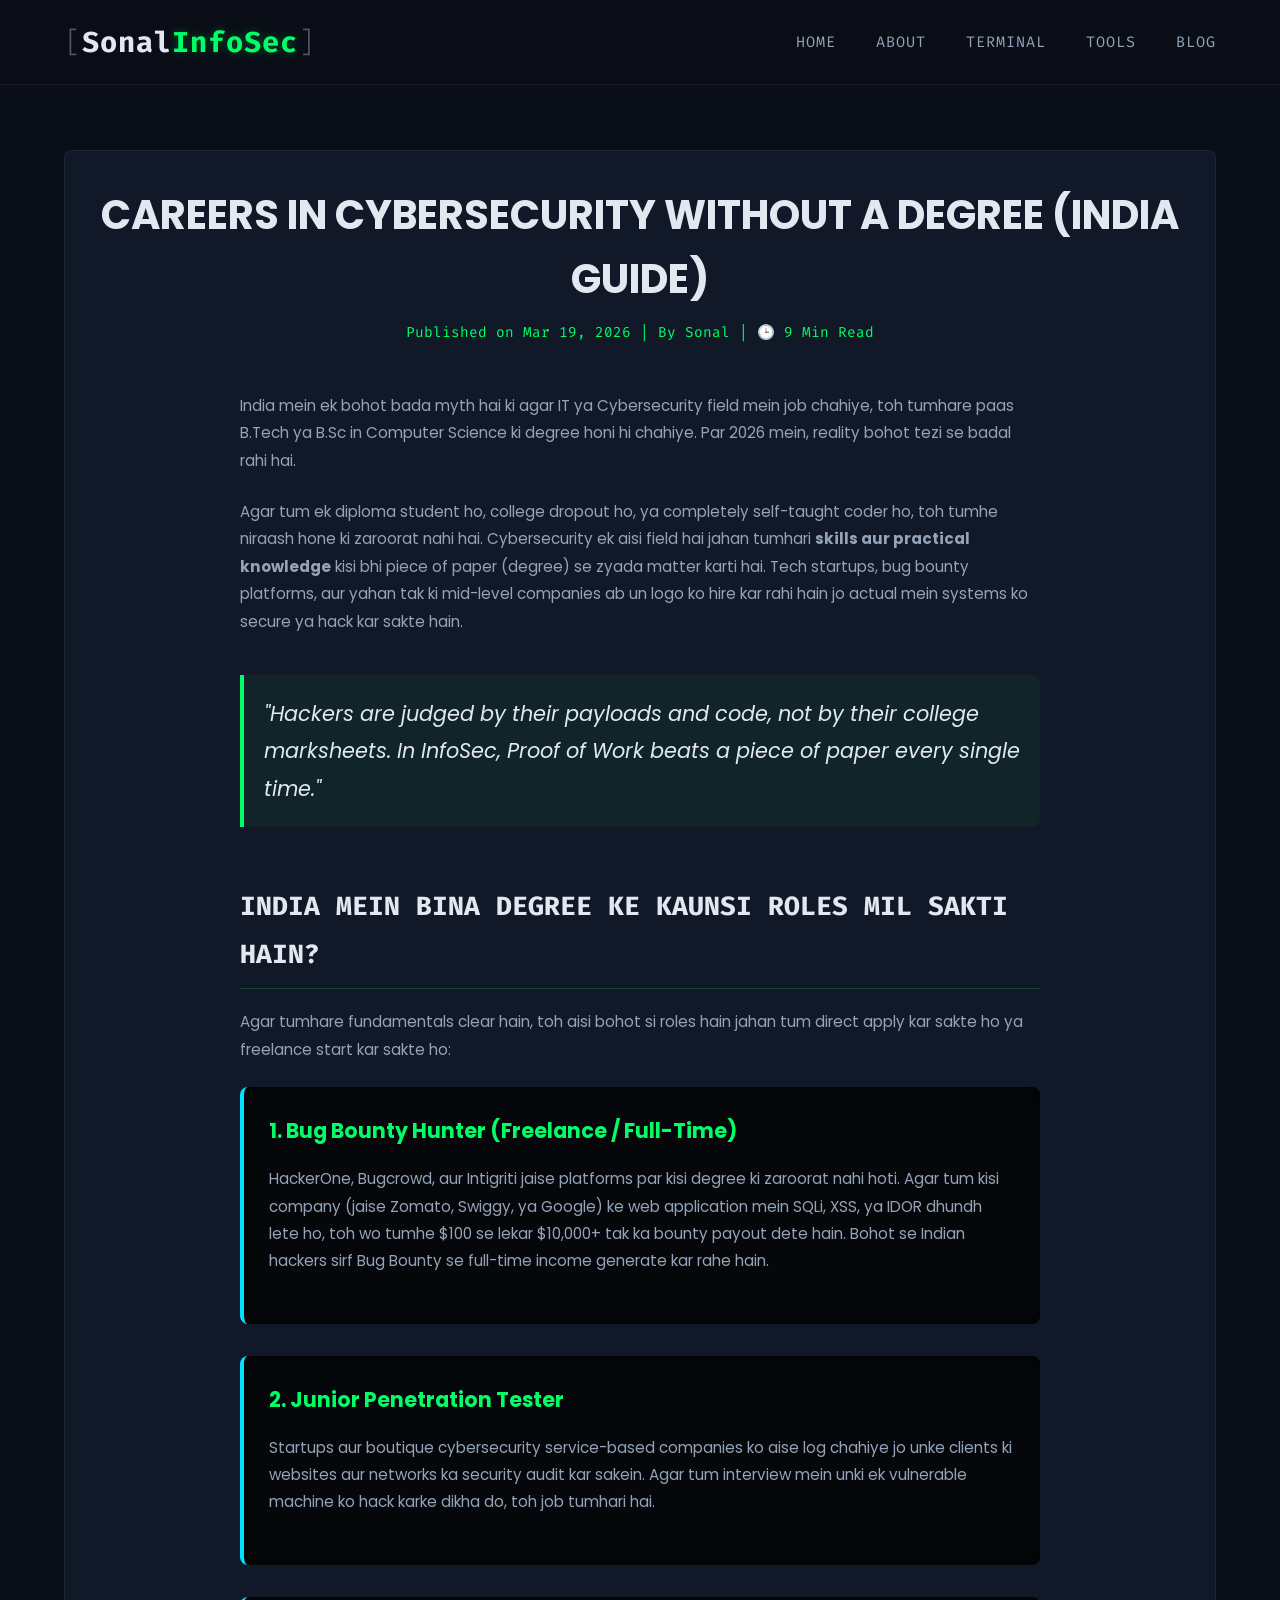
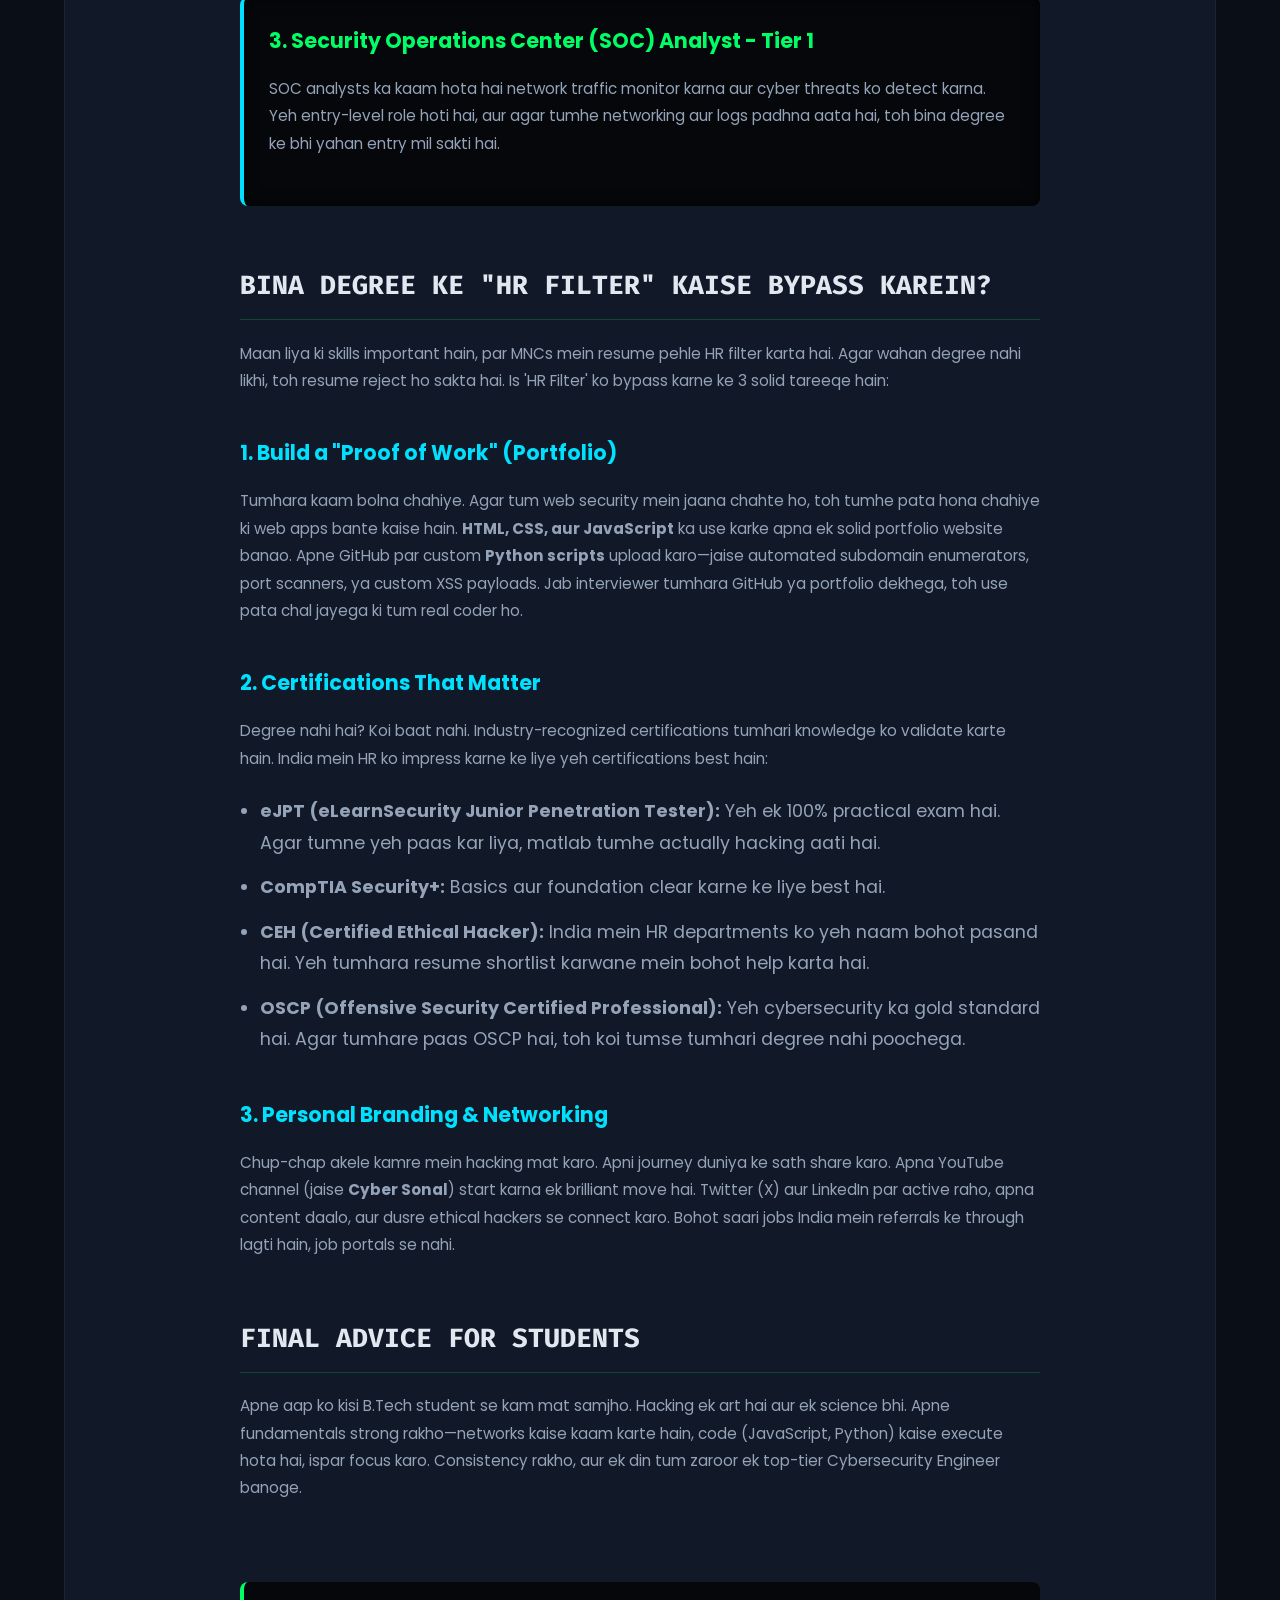
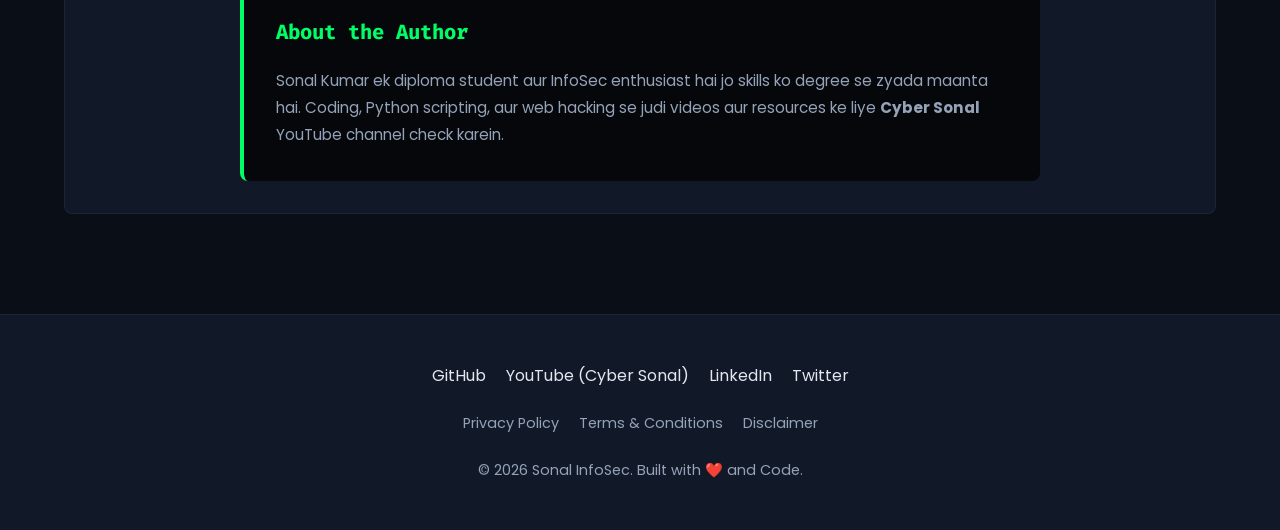
<file: CyberWithoutDegree.html>
<!DOCTYPE html>
<html lang="en">
<head>
    <meta charset="UTF-8">
    <meta name="viewport" content="width=device-width, initial-scale=1.0">
    <meta name="description" content="Kya bina B.Tech ya degree ke Cybersecurity mein career ban sakta hai? Janiye India mein 2026 ke latest trends, certifications, aur jobs paane ka step-by-step roadmap.">
    <title>Careers in Cybersecurity Without a Degree (India Guide) | Sonal InfoSec</title>
    
    <link href="https://fonts.googleapis.com/css2?family=Poppins:wght@300;400;600;700&family=Fira+Code:wght@400;500;700&display=swap" rel="stylesheet">
    
    <link rel="stylesheet" href="style.css">
    <style>
        /* Specific styles for long-form blog readability */
        .article-header { text-align: center; margin-bottom: 3rem; }
        .article-meta { color: var(--accent-green); font-family: var(--font-code); font-size: 0.9rem; margin-top: 10px; }
        .article-content { max-width: 800px; margin: 0 auto; color: var(--text-secondary); font-size: 1.1rem; line-height: 1.8; }
        
        .article-content h2 { color: var(--text-primary); margin-top: 3.5rem; margin-bottom: 1.2rem; font-family: var(--font-code); border-bottom: 1px solid rgba(0, 255, 102, 0.2); padding-bottom: 10px; text-transform: uppercase; }
        .article-content h3 { color: var(--accent-blue); margin-top: 2.5rem; margin-bottom: 1rem; display: flex; align-items: center; gap: 10px; }
        .article-content p { margin-bottom: 1.5rem; }
        .article-content ul { margin-bottom: 1.5rem; padding-left: 20px; }
        .article-content li { margin-bottom: 0.8rem; }
        
        .info-box { background-color: var(--bg-darker); padding: 25px; border-radius: 8px; border-left: 4px solid var(--accent-blue); margin-bottom: 2rem; box-shadow: inset 0 0 15px rgba(0,0,0,0.6); }
        
        .highlight-quote { font-size: 1.3rem; font-style: italic; color: var(--text-primary); border-left: 4px solid var(--accent-green); padding-left: 20px; margin: 2.5rem 0; background: rgba(0,255,102,0.05); padding: 20px; border-radius: 0 8px 8px 0; }
        
        .author-box { margin-top: 5rem; padding: 2rem; background: var(--bg-darker); border-radius: 8px; border-left: 4px solid var(--accent-green); display: flex; align-items: center; gap: 20px; }
    </style>
</head>
<body>

    <nav id="navbar" class="scrolled">
        <div class="nav-container">
            <h1 class="logo"><a href="index.html" style="color:inherit;"><span class="bracket">[</span>Sonal<span class="highlight">InfoSec</span><span class="bracket">]</span></a></h1>
            <ul class="nav-links">
                <li><a href="index.html#home">Home</a></li>
                <li><a href="index.html#about">About</a></li>
                <li><a href="index.html#terminal">Terminal</a></li>
                <li><a href="index.html#tools">Tools</a></li>
                <li><a href="index.html#blog">Blog</a></li>
            </ul>
            <div class="hamburger">
                <span class="bar"></span><span class="bar"></span><span class="bar"></span>
            </div>
        </div>
    </nav>

    <section class="section" style="padding-top: 150px;">
        <div class="container card">
            
            <div class="article-header">
                <h1 style="font-size: 2.5rem; color: var(--text-primary); text-transform: uppercase;">Careers in Cybersecurity Without a Degree (India Guide)</h1>
                <div class="article-meta">
                    <span>Published on Mar 19, 2026</span> | <span>By Sonal</span> | <span>🕒 9 Min Read</span>
                </div>
            </div>

            <article class="article-content">
                <p>India mein ek bohot bada myth hai ki agar IT ya Cybersecurity field mein job chahiye, toh tumhare paas B.Tech ya B.Sc in Computer Science ki degree honi hi chahiye. Par 2026 mein, reality bohot tezi se badal rahi hai.</p>

                <p>Agar tum ek diploma student ho, college dropout ho, ya completely self-taught coder ho, toh tumhe niraash hone ki zaroorat nahi hai. Cybersecurity ek aisi field hai jahan tumhari <strong>skills aur practical knowledge</strong> kisi bhi piece of paper (degree) se zyada matter karti hai. Tech startups, bug bounty platforms, aur yahan tak ki mid-level companies ab un logo ko hire kar rahi hain jo actual mein systems ko secure ya hack kar sakte hain.</p>

                <blockquote class="highlight-quote">
                    "Hackers are judged by their payloads and code, not by their college marksheets. In InfoSec, Proof of Work beats a piece of paper every single time."
                </blockquote>

                <h2>India Mein Bina Degree Ke Kaunsi Roles Mil Sakti Hain?</h2>
                <p>Agar tumhare fundamentals clear hain, toh aisi bohot si roles hain jahan tum direct apply kar sakte ho ya freelance start kar sakte ho:</p>

                <div class="info-box">
                    <h3 style="margin-top: 0; color: var(--accent-green);">1. Bug Bounty Hunter (Freelance / Full-Time)</h3>
                    <p>HackerOne, Bugcrowd, aur Intigriti jaise platforms par kisi degree ki zaroorat nahi hoti. Agar tum kisi company (jaise Zomato, Swiggy, ya Google) ke web application mein SQLi, XSS, ya IDOR dhundh lete ho, toh wo tumhe $100 se lekar $10,000+ tak ka bounty payout dete hain. Bohot se Indian hackers sirf Bug Bounty se full-time income generate kar rahe hain.</p>
                </div>

                <div class="info-box">
                    <h3 style="margin-top: 0; color: var(--accent-green);">2. Junior Penetration Tester</h3>
                    <p>Startups aur boutique cybersecurity service-based companies ko aise log chahiye jo unke clients ki websites aur networks ka security audit kar sakein. Agar tum interview mein unki ek vulnerable machine ko hack karke dikha do, toh job tumhari hai.</p>
                </div>

                <div class="info-box">
                    <h3 style="margin-top: 0; color: var(--accent-green);">3. Security Operations Center (SOC) Analyst - Tier 1</h3>
                    <p>SOC analysts ka kaam hota hai network traffic monitor karna aur cyber threats ko detect karna. Yeh entry-level role hoti hai, aur agar tumhe networking aur logs padhna aata hai, toh bina degree ke bhi yahan entry mil sakti hai.</p>
                </div>

                <h2>Bina Degree Ke "HR Filter" Kaise Bypass Karein?</h2>
                <p>Maan liya ki skills important hain, par MNCs mein resume pehle HR filter karta hai. Agar wahan degree nahi likhi, toh resume reject ho sakta hai. Is 'HR Filter' ko bypass karne ke 3 solid tareeqe hain:</p>

                <h3>1. Build a "Proof of Work" (Portfolio)</h3>
                <p>Tumhara kaam bolna chahiye. Agar tum web security mein jaana chahte ho, toh tumhe pata hona chahiye ki web apps bante kaise hain. <strong>HTML, CSS, aur JavaScript</strong> ka use karke apna ek solid portfolio website banao. Apne GitHub par custom <strong>Python scripts</strong> upload karo—jaise automated subdomain enumerators, port scanners, ya custom XSS payloads. Jab interviewer tumhara GitHub ya portfolio dekhega, toh use pata chal jayega ki tum real coder ho.</p>

                <h3>2. Certifications That Matter</h3>
                <p>Degree nahi hai? Koi baat nahi. Industry-recognized certifications tumhari knowledge ko validate karte hain. India mein HR ko impress karne ke liye yeh certifications best hain:</p>
                <ul>
                    <li><strong>eJPT (eLearnSecurity Junior Penetration Tester):</strong> Yeh ek 100% practical exam hai. Agar tumne yeh paas kar liya, matlab tumhe actually hacking aati hai.</li>
                    <li><strong>CompTIA Security+:</strong> Basics aur foundation clear karne ke liye best hai.</li>
                    <li><strong>CEH (Certified Ethical Hacker):</strong> India mein HR departments ko yeh naam bohot pasand hai. Yeh tumhara resume shortlist karwane mein bohot help karta hai.</li>
                    <li><strong>OSCP (Offensive Security Certified Professional):</strong> Yeh cybersecurity ka gold standard hai. Agar tumhare paas OSCP hai, toh koi tumse tumhari degree nahi poochega.</li>
                </ul>

                <h3>3. Personal Branding & Networking</h3>
                <p>Chup-chap akele kamre mein hacking mat karo. Apni journey duniya ke sath share karo. Apna YouTube channel (jaise <strong>Cyber Sonal</strong>) start karna ek brilliant move hai. Twitter (X) aur LinkedIn par active raho, apna content daalo, aur dusre ethical hackers se connect karo. Bohot saari jobs India mein referrals ke through lagti hain, job portals se nahi.</p>

                <h2>Final Advice for Students</h2>
                <p>Apne aap ko kisi B.Tech student se kam mat samjho. Hacking ek art hai aur ek science bhi. Apne fundamentals strong rakho—networks kaise kaam karte hain, code (JavaScript, Python) kaise execute hota hai, ispar focus karo. Consistency rakho, aur ek din tum zaroor ek top-tier Cybersecurity Engineer banoge.</p>

                <div class="author-box">
                    <div>
                        <h3 style="color: var(--accent-green); margin-top: 0; font-family: var(--font-code);">About the Author</h3>
                        <p style="margin-bottom: 0; font-size: 0.95rem;">Sonal Kumar ek diploma student aur InfoSec enthusiast hai jo skills ko degree se zyada maanta hai. Coding, Python scripting, aur web hacking se judi videos aur resources ke liye <strong>Cyber Sonal</strong> YouTube channel check karein.</p>
                    </div>
                </div>
            </article>

        </div>
    </section>

    <footer>
        <div class="footer-content">
            <div class="social-links">
                <a href="#">GitHub</a>
                <a href="#">YouTube (Cyber Sonal)</a>
                <a href="#">LinkedIn</a>
                <a href="#">Twitter</a>
            </div>
            <div class="legal-links">
                <a href="privacy.html">Privacy Policy</a>
                <a href="terms.html">Terms & Conditions</a>
                <a href="disclaimer.html">Disclaimer</a>
            </div>
            <p>&copy; 2026 Sonal InfoSec. Built with ❤️ and Code.</p>
        </div>
    </footer>

    <script src="script.js"></script>
</body>
</html>
</file>
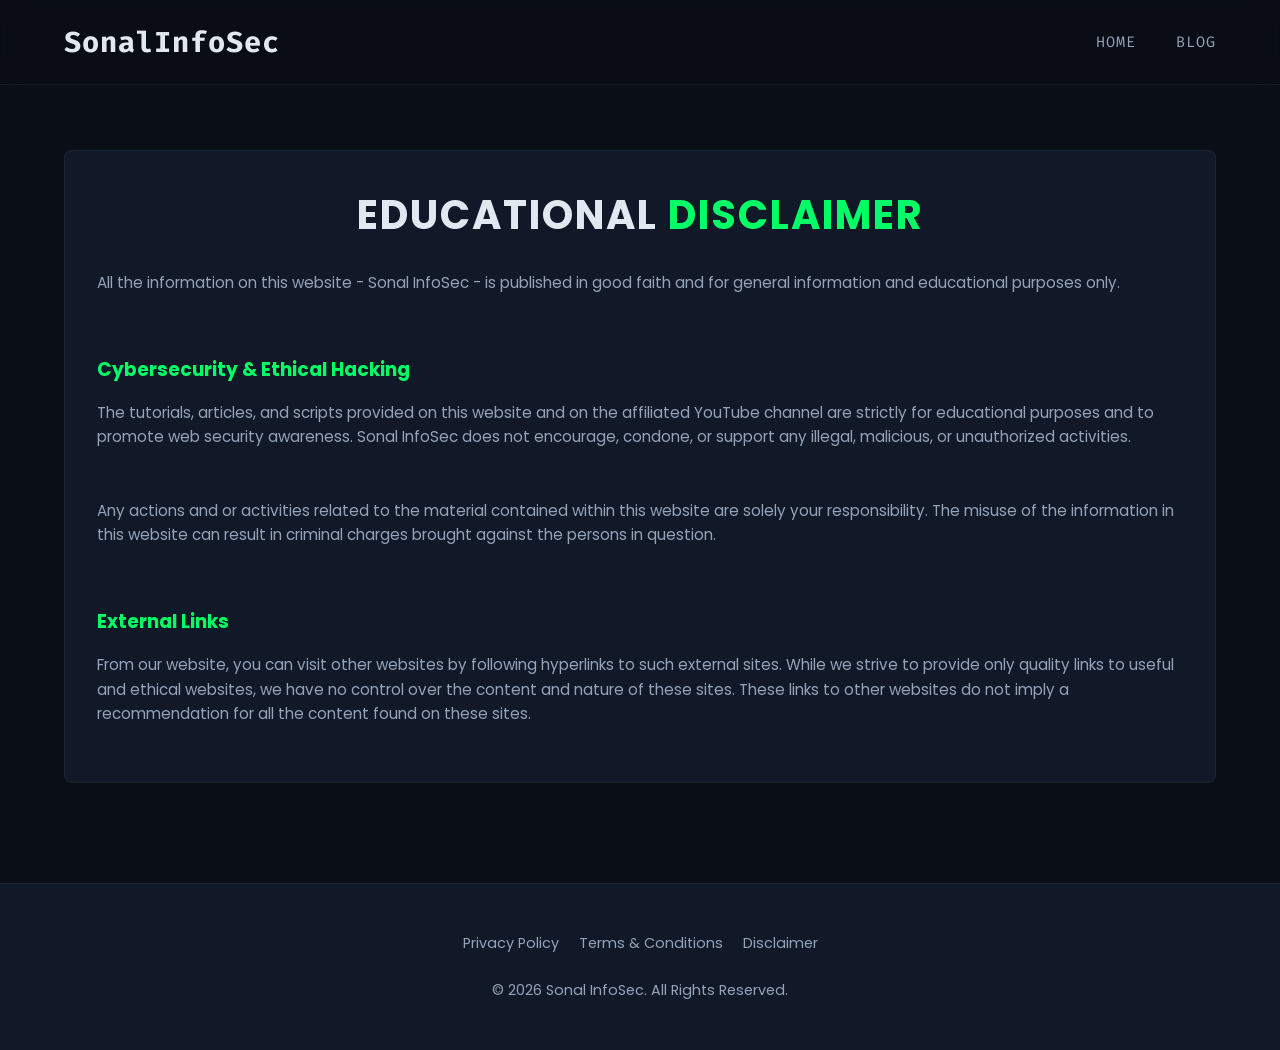
<file: disclaimer.html>
<!DOCTYPE html>
<html lang="en">
<head>
    <meta charset="UTF-8">
    <meta name="viewport" content="width=device-width, initial-scale=1.0">
    <title>Disclaimer | Sonal InfoSec</title>
    <link href="https://fonts.googleapis.com/css2?family=Poppins:wght@300;400;600;700&family=Fira+Code:wght@400;500&display=swap" rel="stylesheet">
    <link rel="stylesheet" href="style.css">
</head>
<body>

    <nav id="navbar" class="scrolled">
        <div class="nav-container">
            <h1 class="logo"><a href="index.html" style="color:inherit;">Sonal<span>InfoSec</span></a></h1>
            <ul class="nav-links">
                <li><a href="index.html#home">Home</a></li>
                <li><a href="index.html#blog">Blog</a></li>
            </ul>
            <div class="hamburger">
                <span class="bar"></span><span class="bar"></span><span class="bar"></span>
            </div>
        </div>
    </nav>

    <section class="section" style="padding-top: 150px; min-height: 80vh;">
        <div class="container card">
            <h2 class="section-title" style="margin-bottom: 1.5rem;">Educational <span>Disclaimer</span></h2>
            <p>All the information on this website - Sonal InfoSec - is published in good faith and for general information and educational purposes only.</p>
            <br>
            <h3 style="color: var(--accent-green);">Cybersecurity & Ethical Hacking</h3>
            <p>The tutorials, articles, and scripts provided on this website and on the affiliated YouTube channel are strictly for educational purposes and to promote web security awareness. Sonal InfoSec does not encourage, condone, or support any illegal, malicious, or unauthorized activities.</p>
            <br>
            <p>Any actions and or activities related to the material contained within this website are solely your responsibility. The misuse of the information in this website can result in criminal charges brought against the persons in question.</p>
            <br>
            <h3 style="color: var(--accent-green);">External Links</h3>
            <p>From our website, you can visit other websites by following hyperlinks to such external sites. While we strive to provide only quality links to useful and ethical websites, we have no control over the content and nature of these sites. These links to other websites do not imply a recommendation for all the content found on these sites.</p>
        </div>
    </section>

    <footer>
        <div class="footer-content">
            <div class="legal-links">
                <a href="privacy.html">Privacy Policy</a>
                <a href="terms.html">Terms & Conditions</a>
                <a href="disclaimer.html">Disclaimer</a>
            </div>
            <p>&copy; 2026 Sonal InfoSec. All Rights Reserved.</p>
        </div>
    </footer>

    <script src="script.js"></script>
</body>
</html>
</file>
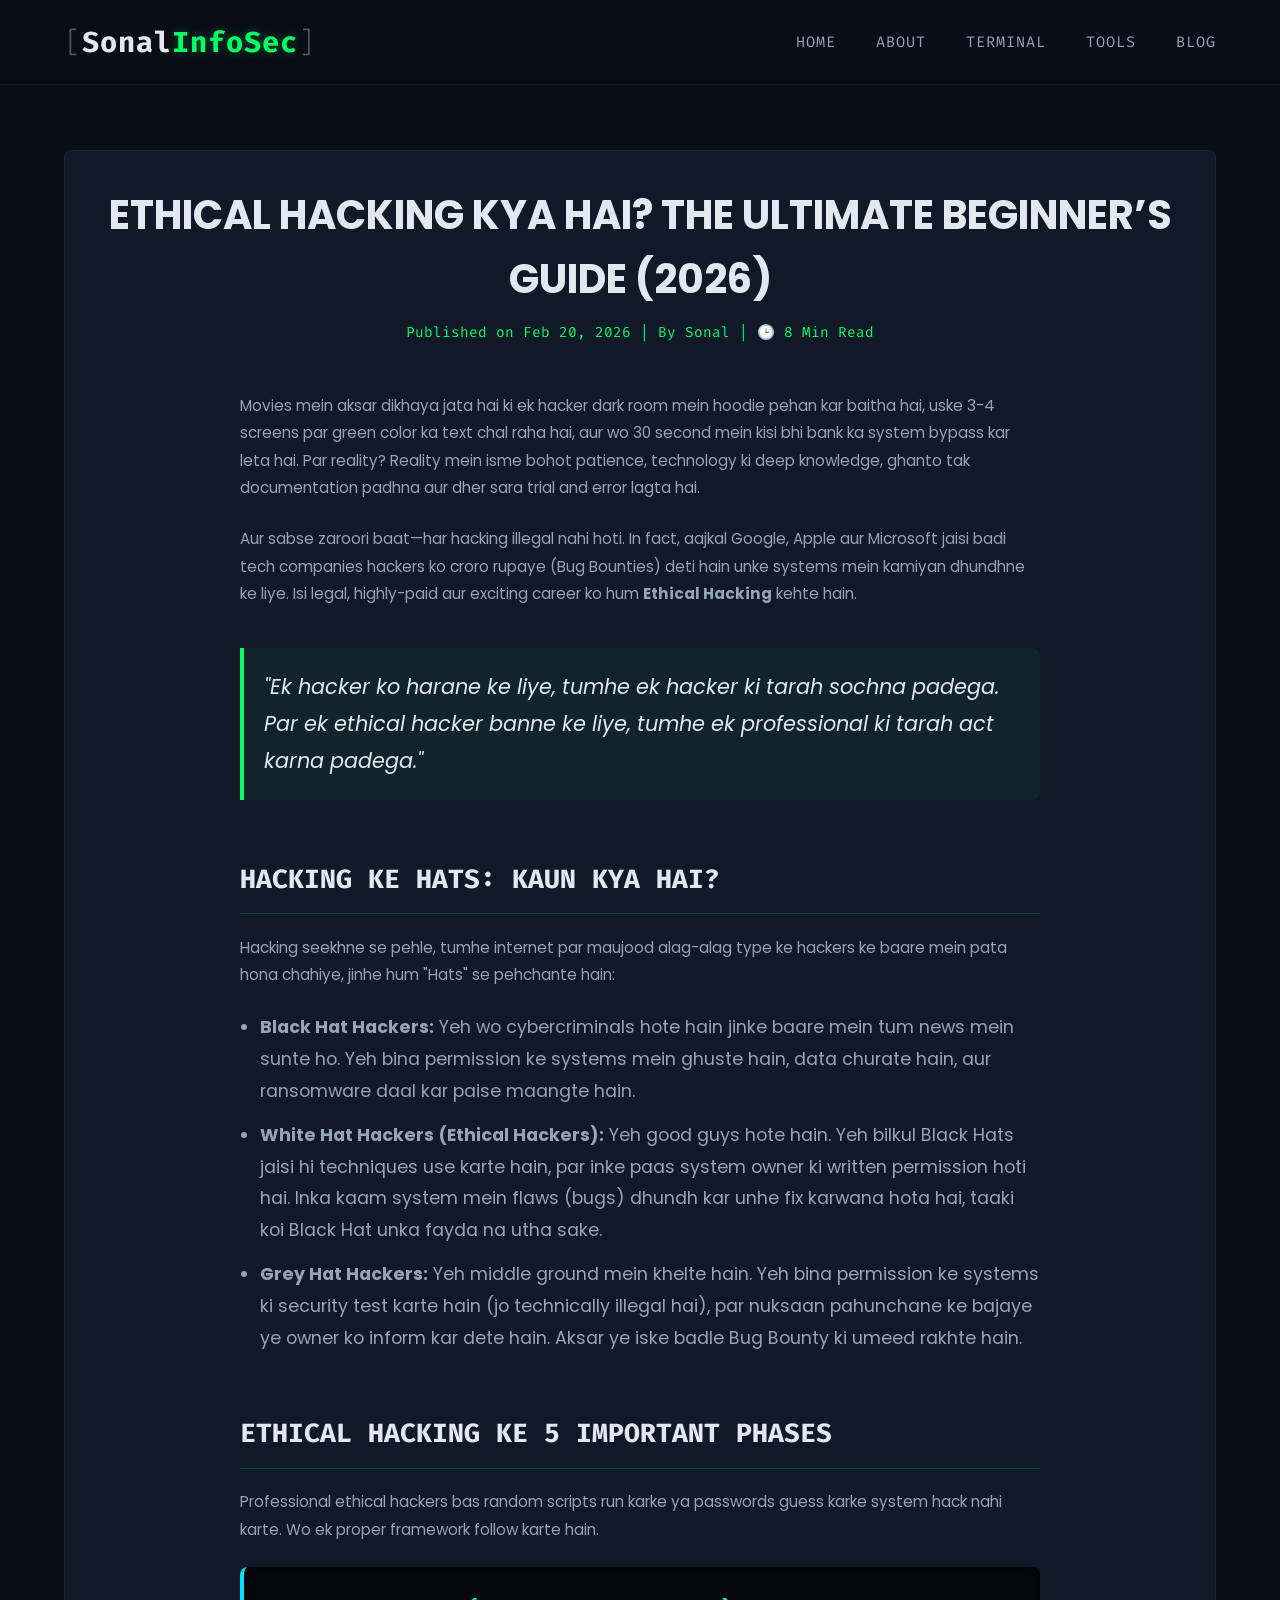
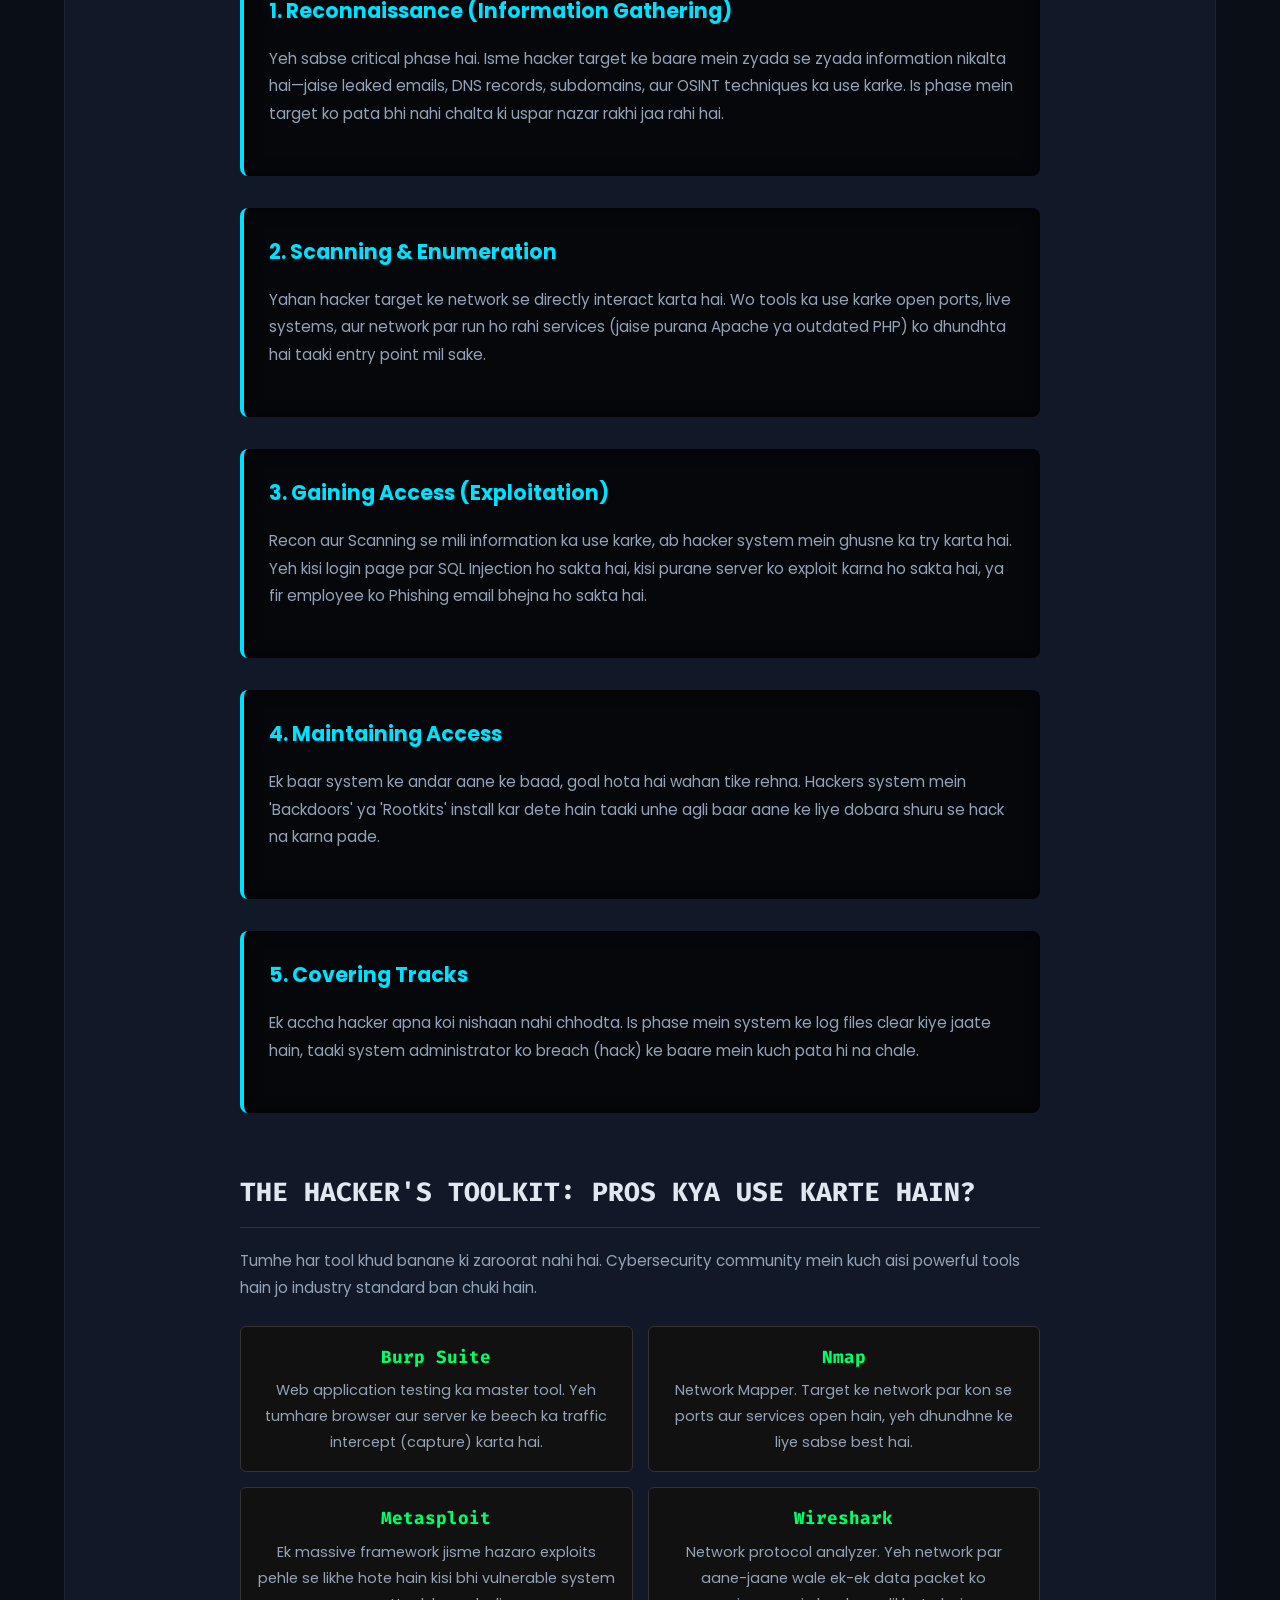
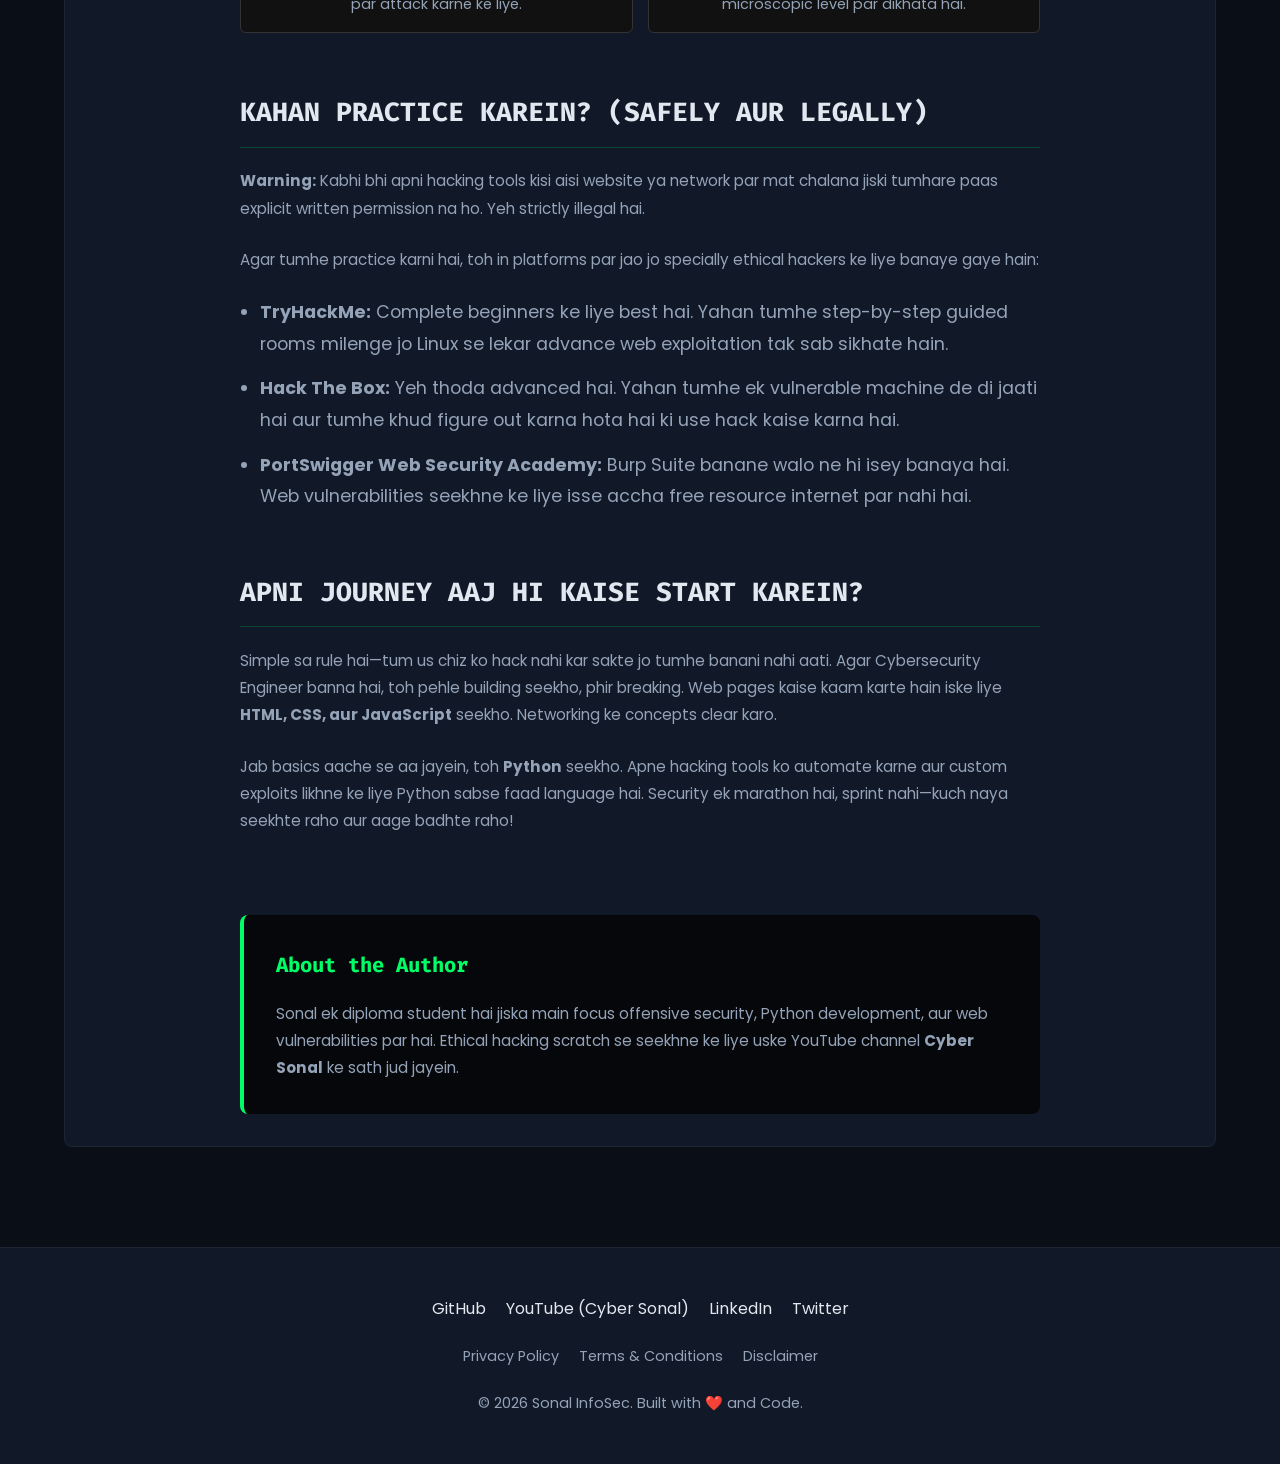
<file: Hacking.html>
<!DOCTYPE html>
<html lang="en">
<head>
    <meta charset="UTF-8">
    <meta name="viewport" content="width=device-width, initial-scale=1.0">
    <meta name="description" content="Ethical Hacking kya hai? Ek complete in-depth beginner's guide 2026 ke liye. Janiye hacking ke phases, top tools, aur apni InfoSec journey kaise start karein.">
    <title>Ethical Hacking Kya Hai? Ek Beginner's Guide (2026) | Sonal InfoSec</title>
    
    <link href="https://fonts.googleapis.com/css2?family=Poppins:wght@300;400;600;700&family=Fira+Code:wght@400;500;700&display=swap" rel="stylesheet">
    
    <link rel="stylesheet" href="style.css">
    <style>
        /* Specific styles for long-form blog readability */
        .article-header { text-align: center; margin-bottom: 3rem; }
        .article-meta { color: var(--accent-green); font-family: var(--font-code); font-size: 0.9rem; margin-top: 10px; }
        .article-content { max-width: 800px; margin: 0 auto; color: var(--text-secondary); font-size: 1.1rem; line-height: 1.8; }
        
        .article-content h2 { color: var(--text-primary); margin-top: 3.5rem; margin-bottom: 1.2rem; font-family: var(--font-code); border-bottom: 1px solid rgba(0, 255, 102, 0.2); padding-bottom: 10px; text-transform: uppercase; }
        .article-content h3 { color: var(--accent-blue); margin-top: 2rem; margin-bottom: 1rem; }
        .article-content p { margin-bottom: 1.5rem; }
        .article-content ul { margin-bottom: 1.5rem; padding-left: 20px; }
        .article-content li { margin-bottom: 0.8rem; }
        
        .info-box { background-color: var(--bg-darker); padding: 25px; border-radius: 8px; border-left: 4px solid var(--accent-blue); margin-bottom: 2rem; box-shadow: inset 0 0 15px rgba(0,0,0,0.6); }
        
        .highlight-quote { font-size: 1.3rem; font-style: italic; color: var(--text-primary); border-left: 4px solid var(--accent-green); padding-left: 20px; margin: 2.5rem 0; background: rgba(0,255,102,0.05); padding: 20px; border-radius: 0 8px 8px 0; }
        
        .tool-grid { display: grid; grid-template-columns: 1fr 1fr; gap: 15px; margin-bottom: 2rem; }
        .tool-card { background: #111; border: 1px solid #333; padding: 15px; border-radius: 6px; text-align: center; }
        .tool-card h4 { color: var(--accent-green); margin-bottom: 5px; font-family: var(--font-code); }
        
        .author-box { margin-top: 5rem; padding: 2rem; background: var(--bg-darker); border-radius: 8px; border-left: 4px solid var(--accent-green); display: flex; align-items: center; gap: 20px; }
        
        @media (max-width: 600px) { .tool-grid { grid-template-columns: 1fr; } }
    </style>
</head>
<body>

    <nav id="navbar" class="scrolled">
        <div class="nav-container">
            <h1 class="logo"><a href="index.html" style="color:inherit;"><span class="bracket">[</span>Sonal<span class="highlight">InfoSec</span><span class="bracket">]</span></a></h1>
            <ul class="nav-links">
                <li><a href="index.html#home">Home</a></li>
                <li><a href="index.html#about">About</a></li>
                <li><a href="index.html#terminal">Terminal</a></li>
                <li><a href="index.html#tools">Tools</a></li>
                <li><a href="index.html#blog">Blog</a></li>
            </ul>
            <div class="hamburger">
                <span class="bar"></span><span class="bar"></span><span class="bar"></span>
            </div>
        </div>
    </nav>

    <section class="section" style="padding-top: 150px;">
        <div class="container card">
            
            <div class="article-header">
                <h1 style="font-size: 2.5rem; color: var(--text-primary); text-transform: uppercase;">Ethical Hacking Kya Hai? The Ultimate Beginner’s Guide (2026)</h1>
                <div class="article-meta">
                    <span>Published on Feb 20, 2026</span> | <span>By Sonal</span> | <span>🕒 8 Min Read</span>
                </div>
            </div>

            <article class="article-content">
                <p>Movies mein aksar dikhaya jata hai ki ek hacker dark room mein hoodie pehan kar baitha hai, uske 3-4 screens par green color ka text chal raha hai, aur wo 30 second mein kisi bhi bank ka system bypass kar leta hai. Par reality? Reality mein isme bohot patience, technology ki deep knowledge, ghanto tak documentation padhna aur dher sara trial and error lagta hai.</p>

                <p>Aur sabse zaroori baat—har hacking illegal nahi hoti. In fact, aajkal Google, Apple aur Microsoft jaisi badi tech companies hackers ko croro rupaye (Bug Bounties) deti hain unke systems mein kamiyan dhundhne ke liye. Isi legal, highly-paid aur exciting career ko hum <strong>Ethical Hacking</strong> kehte hain.</p>

                <blockquote class="highlight-quote">
                    "Ek hacker ko harane ke liye, tumhe ek hacker ki tarah sochna padega. Par ek ethical hacker banne ke liye, tumhe ek professional ki tarah act karna padega."
                </blockquote>

                <h2>Hacking ke Hats: Kaun Kya Hai?</h2>
                <p>Hacking seekhne se pehle, tumhe internet par maujood alag-alag type ke hackers ke baare mein pata hona chahiye, jinhe hum "Hats" se pehchante hain:</p>
                <ul>
                    <li><strong>Black Hat Hackers:</strong> Yeh wo cybercriminals hote hain jinke baare mein tum news mein sunte ho. Yeh bina permission ke systems mein ghuste hain, data churate hain, aur ransomware daal kar paise maangte hain.</li>
                    <li><strong>White Hat Hackers (Ethical Hackers):</strong> Yeh good guys hote hain. Yeh bilkul Black Hats jaisi hi techniques use karte hain, par inke paas system owner ki written permission hoti hai. Inka kaam system mein flaws (bugs) dhundh kar unhe fix karwana hota hai, taaki koi Black Hat unka fayda na utha sake.</li>
                    <li><strong>Grey Hat Hackers:</strong> Yeh middle ground mein khelte hain. Yeh bina permission ke systems ki security test karte hain (jo technically illegal hai), par nuksaan pahunchane ke bajaye ye owner ko inform kar dete hain. Aksar ye iske badle Bug Bounty ki umeed rakhte hain.</li>
                </ul>

                <h2>Ethical Hacking ke 5 Important Phases</h2>
                <p>Professional ethical hackers bas random scripts run karke ya passwords guess karke system hack nahi karte. Wo ek proper framework follow karte hain.</p>

                

                <div class="info-box">
                    <h3 style="margin-top: 0;">1. Reconnaissance (Information Gathering)</h3>
                    <p>Yeh sabse critical phase hai. Isme hacker target ke baare mein zyada se zyada information nikalta hai—jaise leaked emails, DNS records, subdomains, aur OSINT techniques ka use karke. Is phase mein target ko pata bhi nahi chalta ki uspar nazar rakhi jaa rahi hai.</p>
                </div>

                <div class="info-box">
                    <h3 style="margin-top: 0;">2. Scanning & Enumeration</h3>
                    <p>Yahan hacker target ke network se directly interact karta hai. Wo tools ka use karke open ports, live systems, aur network par run ho rahi services (jaise purana Apache ya outdated PHP) ko dhundhta hai taaki entry point mil sake.</p>
                </div>

                <div class="info-box">
                    <h3 style="margin-top: 0;">3. Gaining Access (Exploitation)</h3>
                    <p>Recon aur Scanning se mili information ka use karke, ab hacker system mein ghusne ka try karta hai. Yeh kisi login page par SQL Injection ho sakta hai, kisi purane server ko exploit karna ho sakta hai, ya fir employee ko Phishing email bhejna ho sakta hai.</p>
                </div>

                <div class="info-box">
                    <h3 style="margin-top: 0;">4. Maintaining Access</h3>
                    <p>Ek baar system ke andar aane ke baad, goal hota hai wahan tike rehna. Hackers system mein 'Backdoors' ya 'Rootkits' install kar dete hain taaki unhe agli baar aane ke liye dobara shuru se hack na karna pade.</p>
                </div>

                <div class="info-box">
                    <h3 style="margin-top: 0;">5. Covering Tracks</h3>
                    <p>Ek accha hacker apna koi nishaan nahi chhodta. Is phase mein system ke log files clear kiye jaate hain, taaki system administrator ko breach (hack) ke baare mein kuch pata hi na chale.</p>
                </div>

                <h2>The Hacker's Toolkit: Pros Kya Use Karte Hain?</h2>
                <p>Tumhe har tool khud banane ki zaroorat nahi hai. Cybersecurity community mein kuch aisi powerful tools hain jo industry standard ban chuki hain.</p>

                

                <div class="tool-grid">
                    <div class="tool-card">
                        <h4>Burp Suite</h4>
                        <p style="font-size: 0.9rem; margin-bottom: 0;">Web application testing ka master tool. Yeh tumhare browser aur server ke beech ka traffic intercept (capture) karta hai.</p>
                    </div>
                    <div class="tool-card">
                        <h4>Nmap</h4>
                        <p style="font-size: 0.9rem; margin-bottom: 0;">Network Mapper. Target ke network par kon se ports aur services open hain, yeh dhundhne ke liye sabse best hai.</p>
                    </div>
                    <div class="tool-card">
                        <h4>Metasploit</h4>
                        <p style="font-size: 0.9rem; margin-bottom: 0;">Ek massive framework jisme hazaro exploits pehle se likhe hote hain kisi bhi vulnerable system par attack karne ke liye.</p>
                    </div>
                    <div class="tool-card">
                        <h4>Wireshark</h4>
                        <p style="font-size: 0.9rem; margin-bottom: 0;">Network protocol analyzer. Yeh network par aane-jaane wale ek-ek data packet ko microscopic level par dikhata hai.</p>
                    </div>
                </div>

                <h2>Kahan Practice Karein? (Safely aur Legally)</h2>
                <p><strong>Warning:</strong> Kabhi bhi apni hacking tools kisi aisi website ya network par mat chalana jiski tumhare paas explicit written permission na ho. Yeh strictly illegal hai.</p>
                <p>Agar tumhe practice karni hai, toh in platforms par jao jo specially ethical hackers ke liye banaye gaye hain:</p>
                <ul>
                    <li><strong>TryHackMe:</strong> Complete beginners ke liye best hai. Yahan tumhe step-by-step guided rooms milenge jo Linux se lekar advance web exploitation tak sab sikhate hain.</li>
                    <li><strong>Hack The Box:</strong> Yeh thoda advanced hai. Yahan tumhe ek vulnerable machine de di jaati hai aur tumhe khud figure out karna hota hai ki use hack kaise karna hai.</li>
                    <li><strong>PortSwigger Web Security Academy:</strong> Burp Suite banane walo ne hi isey banaya hai. Web vulnerabilities seekhne ke liye isse accha free resource internet par nahi hai.</li>
                </ul>

                <h2>Apni Journey Aaj Hi Kaise Start Karein?</h2>
                <p>Simple sa rule hai—tum us chiz ko hack nahi kar sakte jo tumhe banani nahi aati. Agar Cybersecurity Engineer banna hai, toh pehle building seekho, phir breaking. Web pages kaise kaam karte hain iske liye <strong>HTML, CSS, aur JavaScript</strong> seekho. Networking ke concepts clear karo.</p>
                
                <p>Jab basics aache se aa jayein, toh <strong>Python</strong> seekho. Apne hacking tools ko automate karne aur custom exploits likhne ke liye Python sabse faad language hai. Security ek marathon hai, sprint nahi—kuch naya seekhte raho aur aage badhte raho!</p>

                <div class="author-box">
                    <div>
                        <h3 style="color: var(--accent-green); margin-top: 0; font-family: var(--font-code);">About the Author</h3>
                        <p style="margin-bottom: 0; font-size: 0.95rem;">Sonal ek diploma student hai jiska main focus offensive security, Python development, aur web vulnerabilities par hai. Ethical hacking scratch se seekhne ke liye uske YouTube channel <strong>Cyber Sonal</strong> ke sath jud jayein.</p>
                    </div>
                </div>
            </article>

        </div>
    </section>

    <footer>
        <div class="footer-content">
            <div class="social-links">
                <a href="#">GitHub</a>
                <a href="#">YouTube (Cyber Sonal)</a>
                <a href="#">LinkedIn</a>
                <a href="#">Twitter</a>
            </div>
            <div class="legal-links">
                <a href="privacy.html">Privacy Policy</a>
                <a href="terms.html">Terms & Conditions</a>
                <a href="disclaimer.html">Disclaimer</a>
            </div>
            <p>&copy; 2026 Sonal InfoSec. Built with ❤️ and Code.</p>
        </div>
    </footer>

    <script src="script.js"></script>
</body>
</html>
</file>
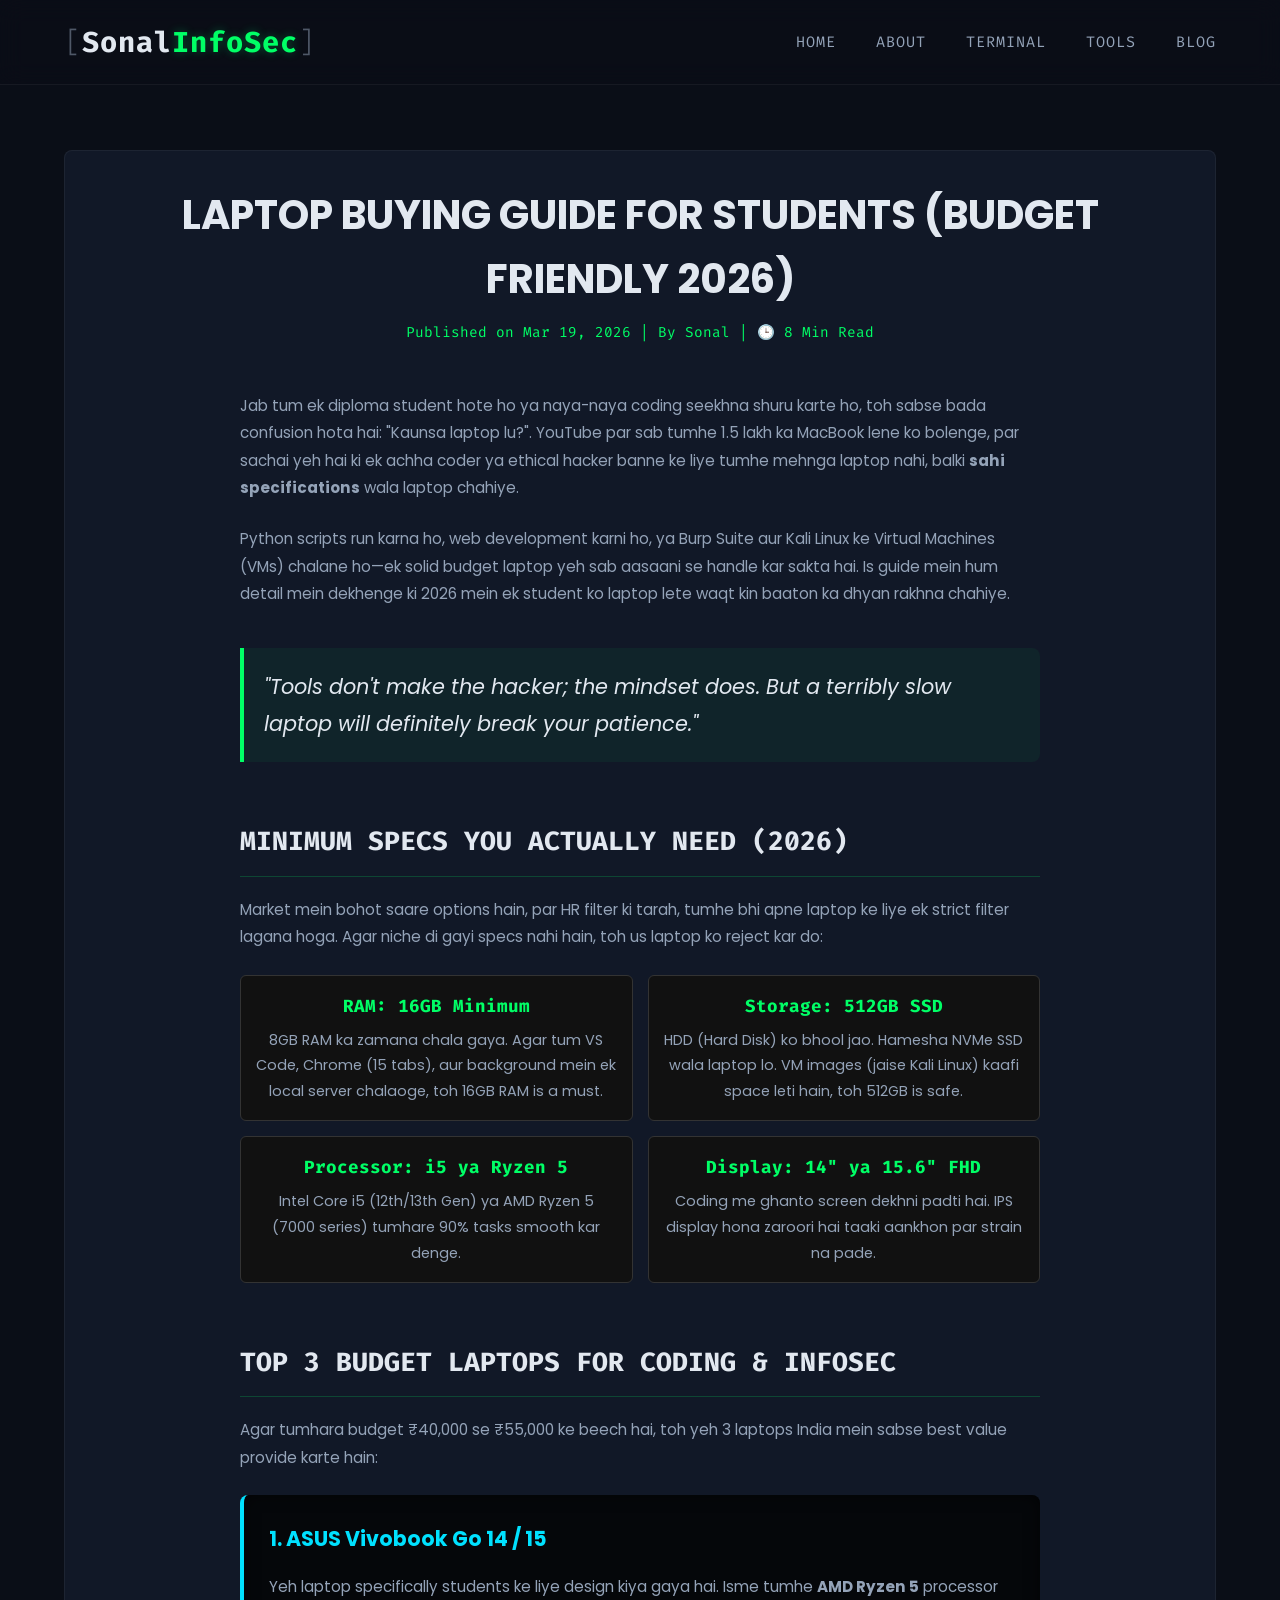
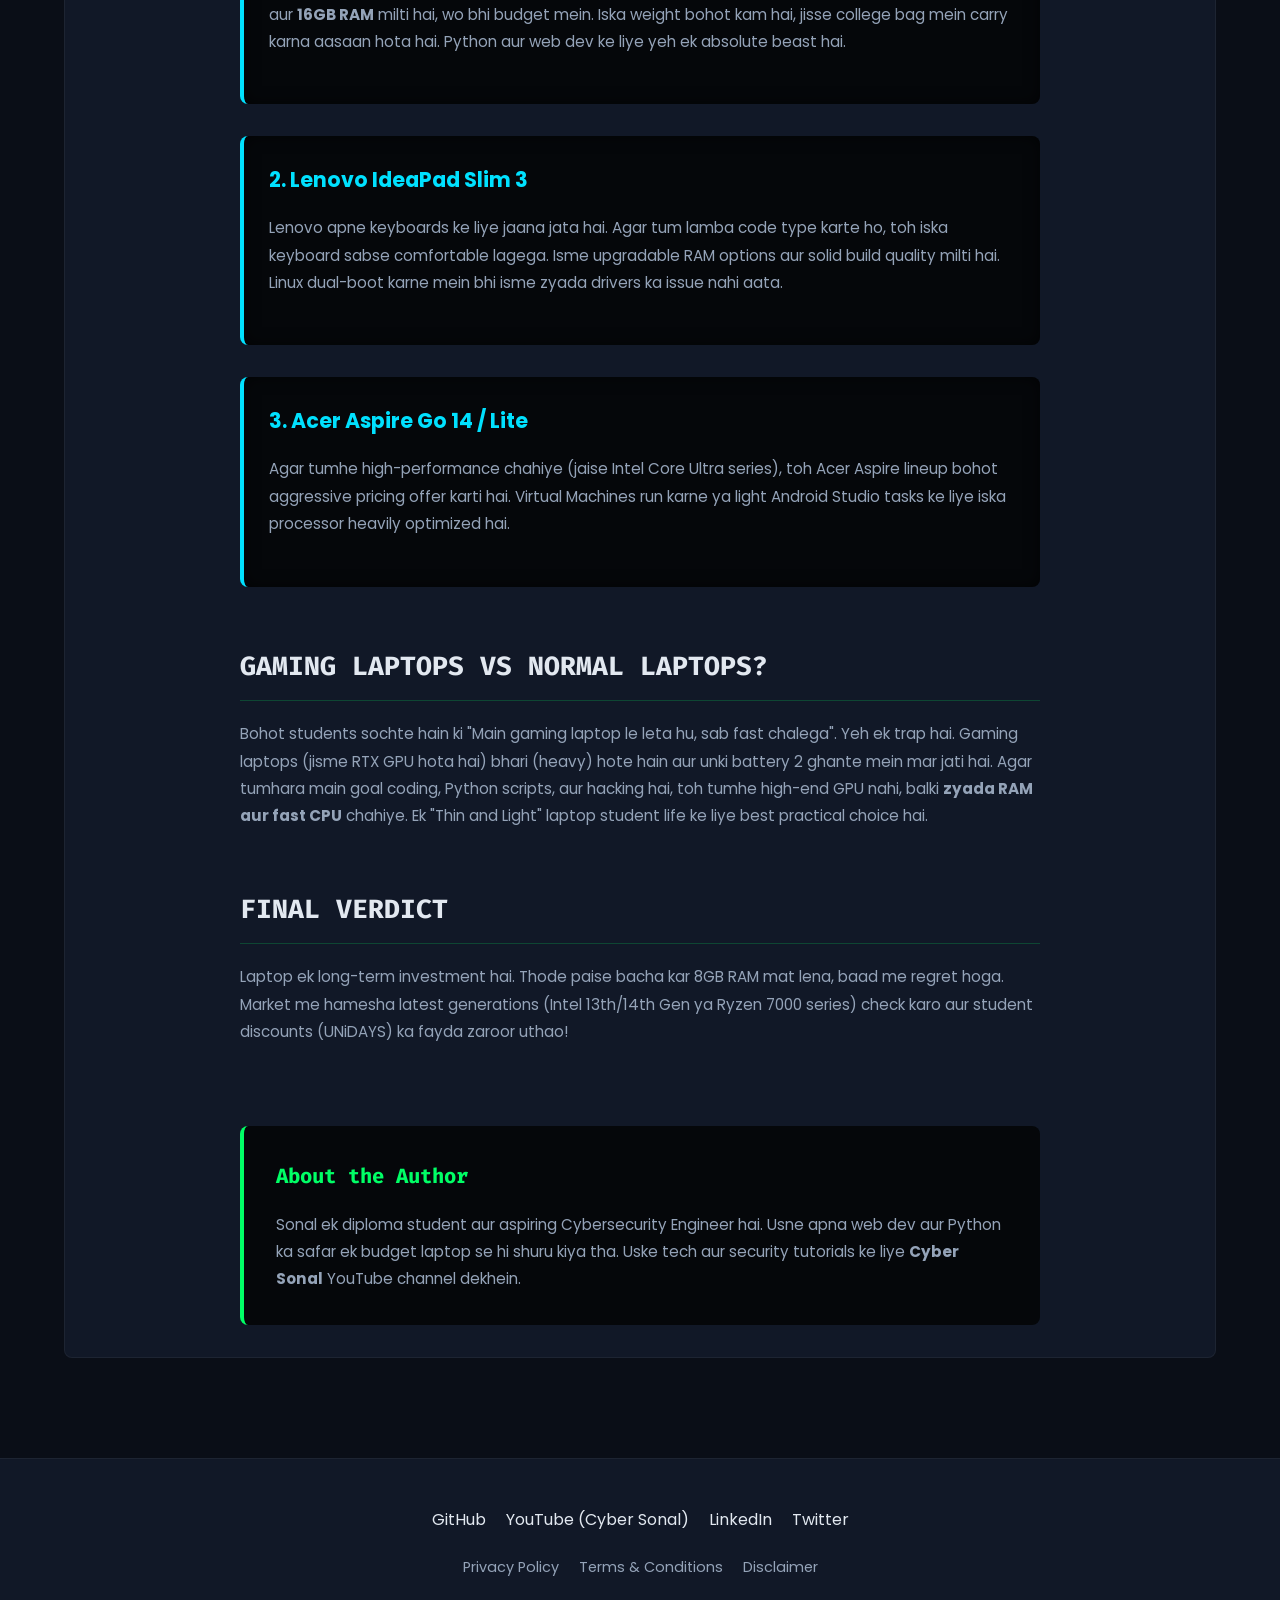
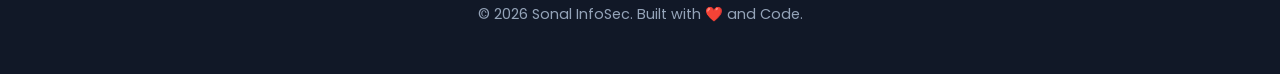
<file: laptopBuy.html>
<!DOCTYPE html>
<html lang="en">
<head>
    <meta charset="UTF-8">
    <meta name="viewport" content="width=device-width, initial-scale=1.0">
    <meta name="description" content="Students aur beginners ke liye best budget laptops in 2026. Coding, Python, aur Ethical Hacking ke liye minimum specs aur top laptop recommendations.">
    <title>Laptop Buying Guide for Students (Budget Friendly) | Sonal InfoSec</title>
    
    <link href="https://fonts.googleapis.com/css2?family=Poppins:wght@300;400;600;700&family=Fira+Code:wght@400;500;700&display=swap" rel="stylesheet">
    
    <link rel="stylesheet" href="style.css">
    <style>
        .article-header { text-align: center; margin-bottom: 3rem; }
        .article-meta { color: var(--accent-green); font-family: var(--font-code); font-size: 0.9rem; margin-top: 10px; }
        .article-content { max-width: 800px; margin: 0 auto; color: var(--text-secondary); font-size: 1.1rem; line-height: 1.8; }
        
        .article-content h2 { color: var(--text-primary); margin-top: 3.5rem; margin-bottom: 1.2rem; font-family: var(--font-code); border-bottom: 1px solid rgba(0, 255, 102, 0.2); padding-bottom: 10px; text-transform: uppercase; }
        .article-content h3 { color: var(--accent-blue); margin-top: 2.5rem; margin-bottom: 1rem; }
        .article-content p { margin-bottom: 1.5rem; }
        .article-content ul { margin-bottom: 1.5rem; padding-left: 20px; }
        .article-content li { margin-bottom: 0.8rem; }
        
        .info-box { background-color: var(--bg-darker); padding: 25px; border-radius: 8px; border-left: 4px solid var(--accent-blue); margin-bottom: 2rem; box-shadow: inset 0 0 15px rgba(0,0,0,0.6); }
        .spec-grid { display: grid; grid-template-columns: 1fr 1fr; gap: 15px; margin-bottom: 2rem; }
        .spec-card { background: #111; border: 1px solid #333; padding: 15px; border-radius: 6px; text-align: center; }
        .spec-card h4 { color: var(--accent-green); margin-bottom: 5px; font-family: var(--font-code); }
        
        .highlight-quote { font-size: 1.3rem; font-style: italic; color: var(--text-primary); border-left: 4px solid var(--accent-green); padding-left: 20px; margin: 2.5rem 0; background: rgba(0,255,102,0.05); padding: 20px; border-radius: 0 8px 8px 0; }
        
        .author-box { margin-top: 5rem; padding: 2rem; background: var(--bg-darker); border-radius: 8px; border-left: 4px solid var(--accent-green); display: flex; align-items: center; gap: 20px; }
        
        @media (max-width: 600px) { .spec-grid { grid-template-columns: 1fr; } }
    </style>
</head>
<body>

    <nav id="navbar" class="scrolled">
        <div class="nav-container">
            <h1 class="logo"><a href="index.html" style="color:inherit;"><span class="bracket">[</span>Sonal<span class="highlight">InfoSec</span><span class="bracket">]</span></a></h1>
            <ul class="nav-links">
                <li><a href="index.html#home">Home</a></li>
                <li><a href="index.html#about">About</a></li>
                <li><a href="index.html#terminal">Terminal</a></li>
                <li><a href="index.html#tools">Tools</a></li>
                <li><a href="index.html#blog">Blog</a></li>
            </ul>
            <div class="hamburger">
                <span class="bar"></span><span class="bar"></span><span class="bar"></span>
            </div>
        </div>
    </nav>

    <section class="section" style="padding-top: 150px;">
        <div class="container card">
            
            <div class="article-header">
                <h1 style="font-size: 2.5rem; color: var(--text-primary); text-transform: uppercase;">Laptop Buying Guide for Students (Budget Friendly 2026)</h1>
                <div class="article-meta">
                    <span>Published on Mar 19, 2026</span> | <span>By Sonal</span> | <span>🕒 8 Min Read</span>
                </div>
            </div>

            <article class="article-content">
                <p>Jab tum ek diploma student hote ho ya naya-naya coding seekhna shuru karte ho, toh sabse bada confusion hota hai: "Kaunsa laptop lu?". YouTube par sab tumhe 1.5 lakh ka MacBook lene ko bolenge, par sachai yeh hai ki ek achha coder ya ethical hacker banne ke liye tumhe mehnga laptop nahi, balki <strong>sahi specifications</strong> wala laptop chahiye.</p>

                <p>Python scripts run karna ho, web development karni ho, ya Burp Suite aur Kali Linux ke Virtual Machines (VMs) chalane ho—ek solid budget laptop yeh sab aasaani se handle kar sakta hai. Is guide mein hum detail mein dekhenge ki 2026 mein ek student ko laptop lete waqt kin baaton ka dhyan rakhna chahiye.</p>

                <blockquote class="highlight-quote">
                    "Tools don't make the hacker; the mindset does. But a terribly slow laptop will definitely break your patience."
                </blockquote>

                <h2>Minimum Specs You Actually Need (2026)</h2>
                <p>Market mein bohot saare options hain, par HR filter ki tarah, tumhe bhi apne laptop ke liye ek strict filter lagana hoga. Agar niche di gayi specs nahi hain, toh us laptop ko reject kar do:</p>

                <div class="spec-grid">
                    <div class="spec-card">
                        <h4>RAM: 16GB Minimum</h4>
                        <p style="font-size: 0.9rem; margin-bottom: 0;">8GB RAM ka zamana chala gaya. Agar tum VS Code, Chrome (15 tabs), aur background mein ek local server chalaoge, toh 16GB RAM is a must.</p>
                    </div>
                    <div class="spec-card">
                        <h4>Storage: 512GB SSD</h4>
                        <p style="font-size: 0.9rem; margin-bottom: 0;">HDD (Hard Disk) ko bhool jao. Hamesha NVMe SSD wala laptop lo. VM images (jaise Kali Linux) kaafi space leti hain, toh 512GB is safe.</p>
                    </div>
                    <div class="spec-card">
                        <h4>Processor: i5 ya Ryzen 5</h4>
                        <p style="font-size: 0.9rem; margin-bottom: 0;">Intel Core i5 (12th/13th Gen) ya AMD Ryzen 5 (7000 series) tumhare 90% tasks smooth kar denge.</p>
                    </div>
                    <div class="spec-card">
                        <h4>Display: 14" ya 15.6" FHD</h4>
                        <p style="font-size: 0.9rem; margin-bottom: 0;">Coding me ghanto screen dekhni padti hai. IPS display hona zaroori hai taaki aankhon par strain na pade.</p>
                    </div>
                </div>

                <h2>Top 3 Budget Laptops for Coding & InfoSec</h2>
                <p>Agar tumhara budget ₹40,000 se ₹55,000 ke beech hai, toh yeh 3 laptops India mein sabse best value provide karte hain:</p>

                <div class="info-box">
                    <h3 style="margin-top: 0;">1. ASUS Vivobook Go 14 / 15</h3>
                    <p>Yeh laptop specifically students ke liye design kiya gaya hai. Isme tumhe <strong>AMD Ryzen 5</strong> processor aur <strong>16GB RAM</strong> milti hai, wo bhi budget mein. Iska weight bohot kam hai, jisse college bag mein carry karna aasaan hota hai. Python aur web dev ke liye yeh ek absolute beast hai.</p>
                </div>

                <div class="info-box">
                    <h3 style="margin-top: 0;">2. Lenovo IdeaPad Slim 3</h3>
                    <p>Lenovo apne keyboards ke liye jaana jata hai. Agar tum lamba code type karte ho, toh iska keyboard sabse comfortable lagega. Isme upgradable RAM options aur solid build quality milti hai. Linux dual-boot karne mein bhi isme zyada drivers ka issue nahi aata.</p>
                </div>

                <div class="info-box">
                    <h3 style="margin-top: 0;">3. Acer Aspire Go 14 / Lite</h3>
                    <p>Agar tumhe high-performance chahiye (jaise Intel Core Ultra series), toh Acer Aspire lineup bohot aggressive pricing offer karti hai. Virtual Machines run karne ya light Android Studio tasks ke liye iska processor heavily optimized hai.</p>
                </div>

                <h2>Gaming Laptops vs Normal Laptops?</h2>
                <p>Bohot students sochte hain ki "Main gaming laptop le leta hu, sab fast chalega". Yeh ek trap hai. Gaming laptops (jisme RTX GPU hota hai) bhari (heavy) hote hain aur unki battery 2 ghante mein mar jati hai. Agar tumhara main goal coding, Python scripts, aur hacking hai, toh tumhe high-end GPU nahi, balki <strong>zyada RAM aur fast CPU</strong> chahiye. Ek "Thin and Light" laptop student life ke liye best practical choice hai.</p>

                <h2>Final Verdict</h2>
                <p>Laptop ek long-term investment hai. Thode paise bacha kar 8GB RAM mat lena, baad me regret hoga. Market me hamesha latest generations (Intel 13th/14th Gen ya Ryzen 7000 series) check karo aur student discounts (UNiDAYS) ka fayda zaroor uthao!</p>

                <div class="author-box">
                    <div>
                        <h3 style="color: var(--accent-green); margin-top: 0; font-family: var(--font-code);">About the Author</h3>
                        <p style="margin-bottom: 0; font-size: 0.95rem;">Sonal ek diploma student aur aspiring Cybersecurity Engineer hai. Usne apna web dev aur Python ka safar ek budget laptop se hi shuru kiya tha. Uske tech aur security tutorials ke liye <strong>Cyber Sonal</strong> YouTube channel dekhein.</p>
                    </div>
                </div>
            </article>

        </div>
    </section>

    <footer>
        <div class="footer-content">
            <div class="social-links">
                <a href="#">GitHub</a>
                <a href="#">YouTube (Cyber Sonal)</a>
                <a href="#">LinkedIn</a>
                <a href="#">Twitter</a>
            </div>
            <div class="legal-links">
                <a href="privacy.html">Privacy Policy</a>
                <a href="terms.html">Terms & Conditions</a>
                <a href="disclaimer.html">Disclaimer</a>
            </div>
            <p>&copy; 2026 Sonal InfoSec. Built with ❤️ and Code.</p>
        </div>
    </footer>

    <script src="script.js"></script>
</body>
</html>
</file>
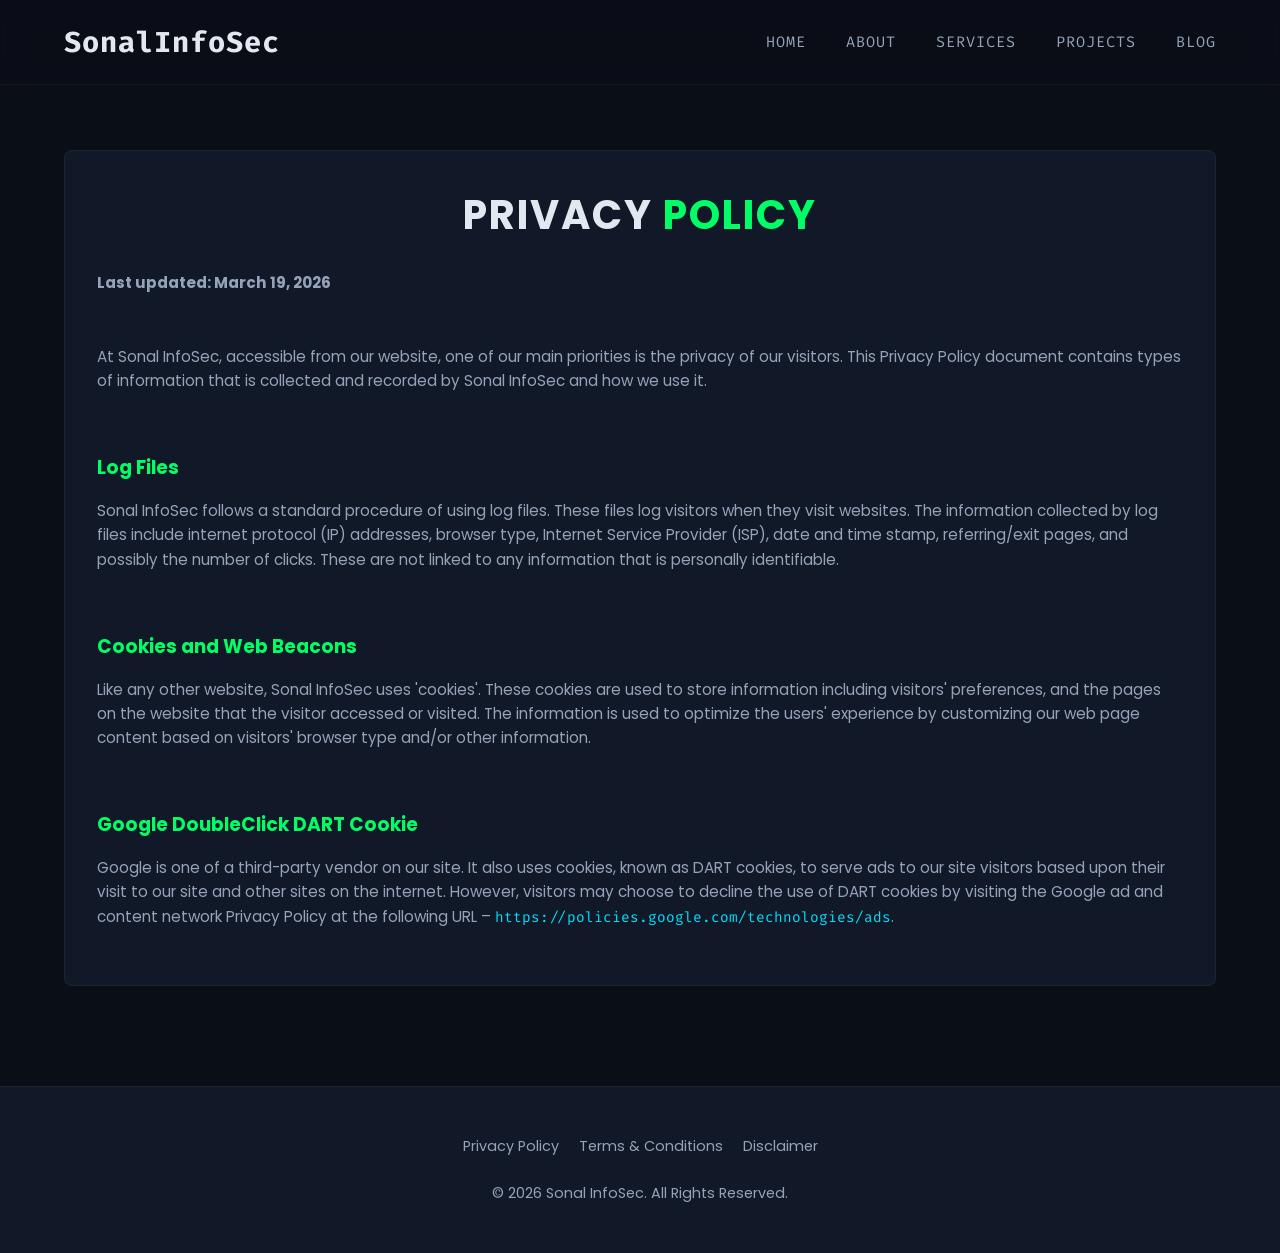
<file: privacy.html>
<!DOCTYPE html>
<html lang="en">
<head>
    <meta charset="UTF-8">
    <meta name="viewport" content="width=device-width, initial-scale=1.0">
    <title>Privacy Policy | Sonal InfoSec</title>
    <link href="https://fonts.googleapis.com/css2?family=Poppins:wght@300;400;600;700&family=Fira+Code:wght@400;500&display=swap" rel="stylesheet">
    <link rel="stylesheet" href="style.css">
</head>
<body>

    <nav id="navbar" class="scrolled">
        <div class="nav-container">
            <h1 class="logo"><a href="index.html" style="color:inherit;">Sonal<span>InfoSec</span></a></h1>
            <ul class="nav-links">
                <li><a href="index.html#home">Home</a></li>
                <li><a href="index.html#about">About</a></li>
                <li><a href="index.html#services">Services</a></li>
                <li><a href="index.html#projects">Projects</a></li>
                <li><a href="index.html#blog">Blog</a></li>
            </ul>
            <div class="hamburger">
                <span class="bar"></span><span class="bar"></span><span class="bar"></span>
            </div>
        </div>
    </nav>

    <section class="section" style="padding-top: 150px; min-height: 80vh;">
        <div class="container card">
            <h2 class="section-title" style="margin-bottom: 1.5rem;">Privacy <span>Policy</span></h2>
            <p><strong>Last updated: March 19, 2026</strong></p>
            <br>
            <p>At Sonal InfoSec, accessible from our website, one of our main priorities is the privacy of our visitors. This Privacy Policy document contains types of information that is collected and recorded by Sonal InfoSec and how we use it.</p>
            <br>
            <h3 style="color: var(--accent-green);">Log Files</h3>
            <p>Sonal InfoSec follows a standard procedure of using log files. These files log visitors when they visit websites. The information collected by log files include internet protocol (IP) addresses, browser type, Internet Service Provider (ISP), date and time stamp, referring/exit pages, and possibly the number of clicks. These are not linked to any information that is personally identifiable.</p>
            <br>
            <h3 style="color: var(--accent-green);">Cookies and Web Beacons</h3>
            <p>Like any other website, Sonal InfoSec uses 'cookies'. These cookies are used to store information including visitors' preferences, and the pages on the website that the visitor accessed or visited. The information is used to optimize the users' experience by customizing our web page content based on visitors' browser type and/or other information.</p>
            <br>
            <h3 style="color: var(--accent-green);">Google DoubleClick DART Cookie</h3>
            <p>Google is one of a third-party vendor on our site. It also uses cookies, known as DART cookies, to serve ads to our site visitors based upon their visit to our site and other sites on the internet. However, visitors may choose to decline the use of DART cookies by visiting the Google ad and content network Privacy Policy at the following URL – <a href="https://policies.google.com/technologies/ads" class="project-link" target="_blank">https://policies.google.com/technologies/ads</a>.</p>
        </div>
    </section>

    <footer>
        <div class="footer-content">
            <div class="legal-links">
                <a href="privacy.html">Privacy Policy</a>
                <a href="terms.html">Terms & Conditions</a>
                <a href="disclaimer.html">Disclaimer</a>
            </div>
            <p>&copy; 2026 Sonal InfoSec. All Rights Reserved.</p>
        </div>
    </footer>

    <script src="script.js"></script>
</body>
</html>
</file>
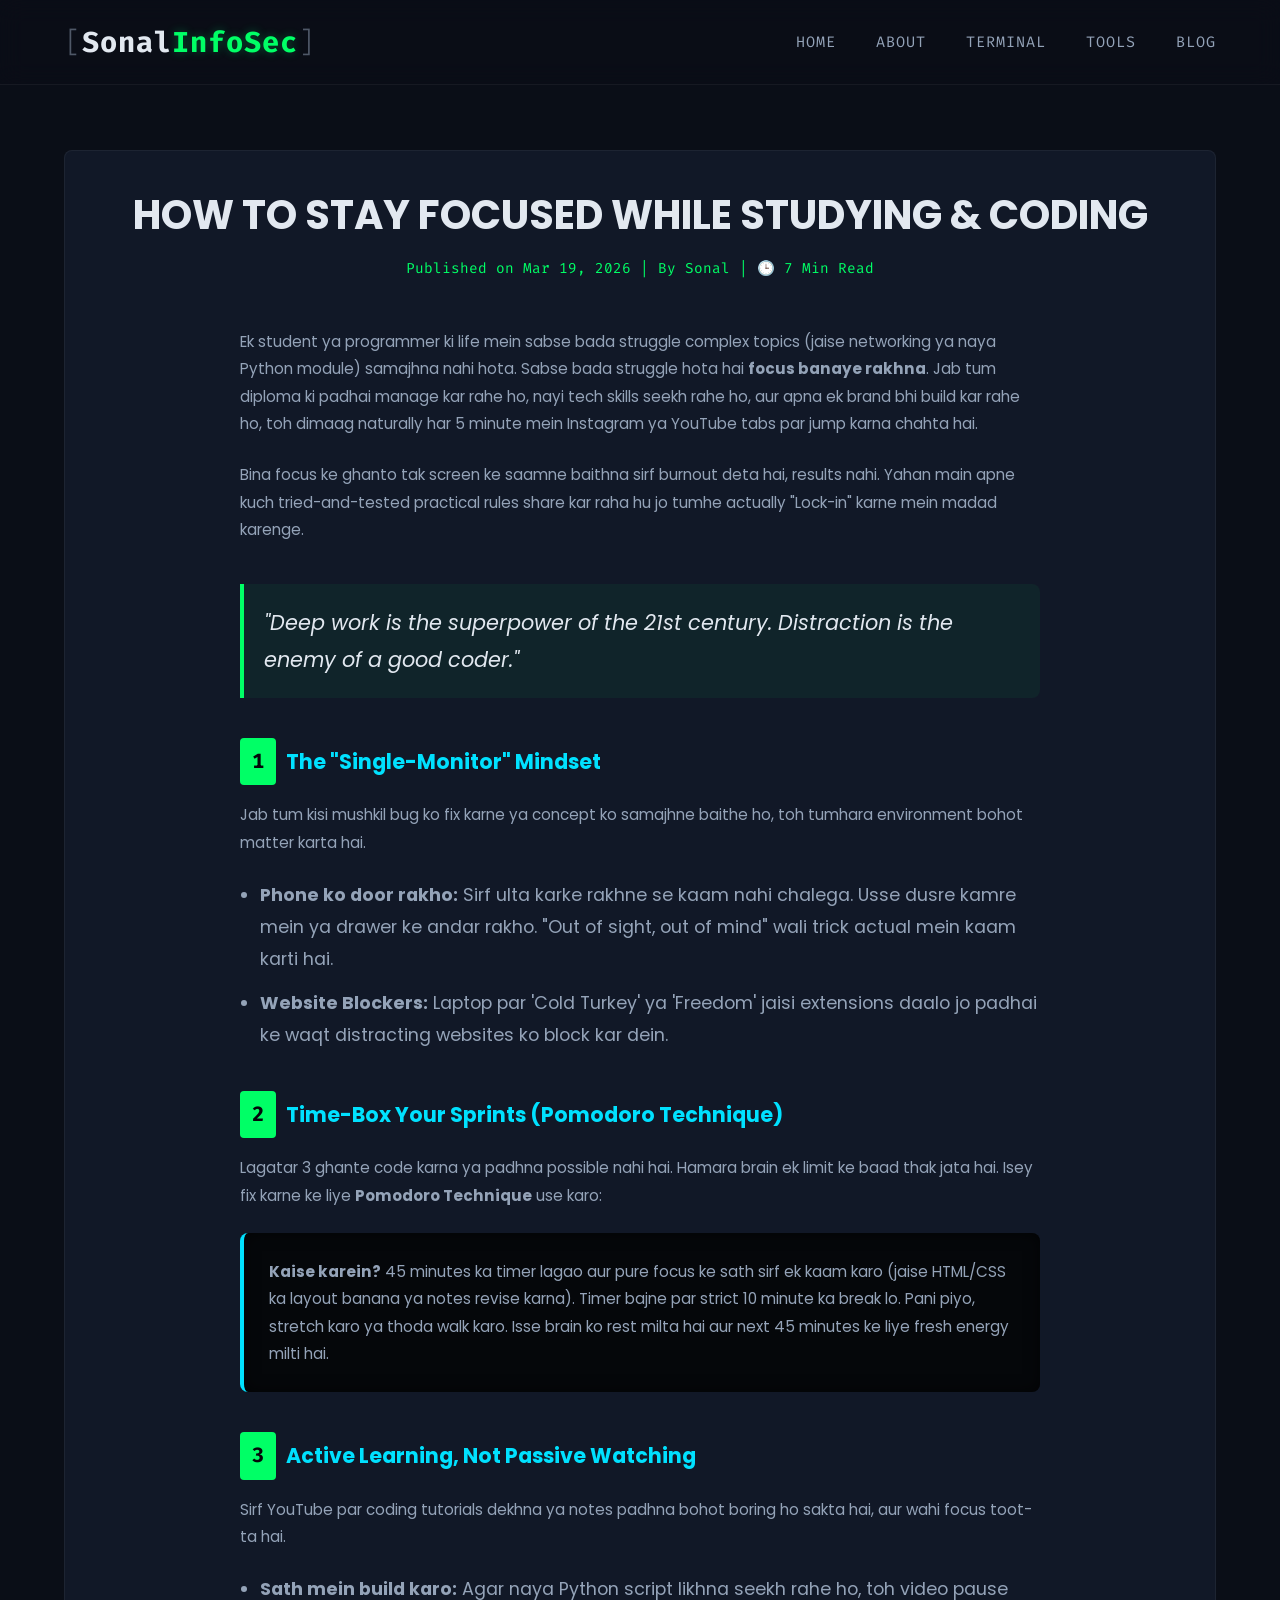
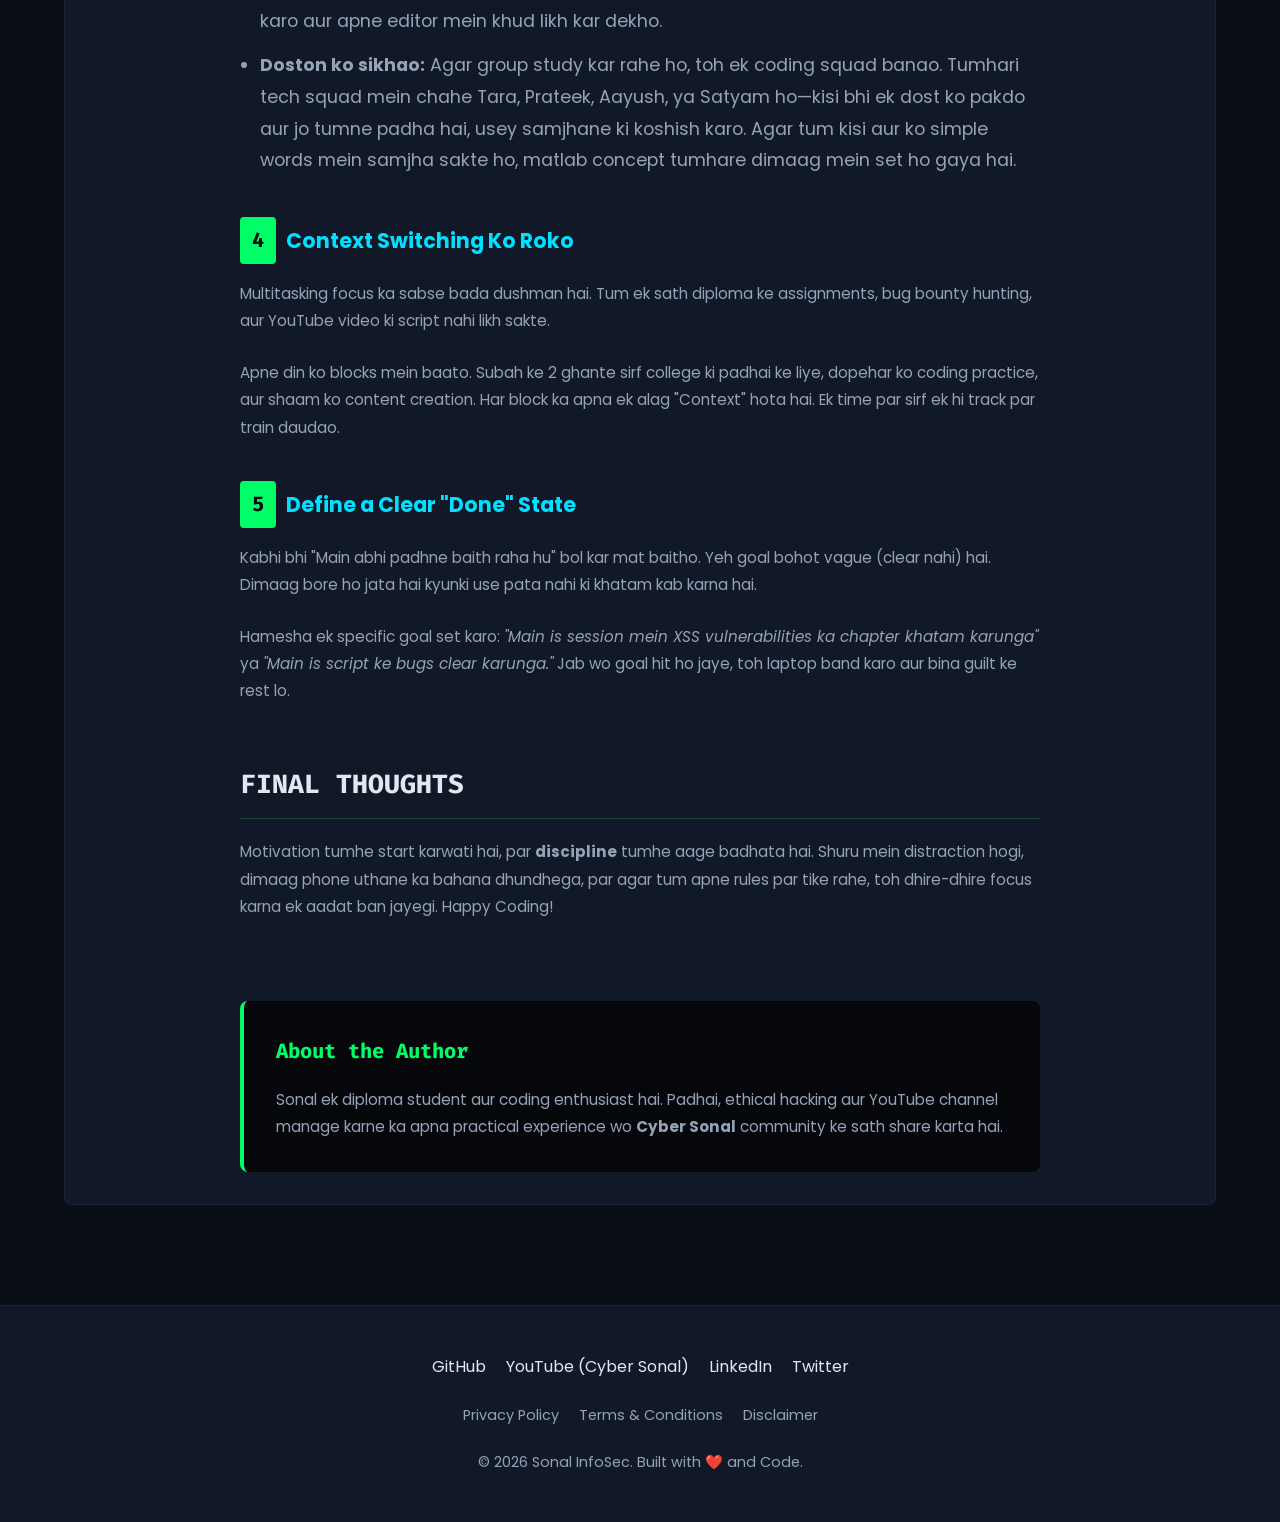
<file: StayFocused.html>
<!DOCTYPE html>
<html lang="en">
<head>
    <meta charset="UTF-8">
    <meta name="viewport" content="width=device-width, initial-scale=1.0">
    <meta name="description" content="Padhai aur coding ke waqt focus kaise banaye rakhein? Janiye distraction free study, Pomodoro technique aur active learning ke practical tips.">
    <title>How to Stay Focused While Studying & Coding | Sonal InfoSec</title>
    
    <link href="https://fonts.googleapis.com/css2?family=Poppins:wght@300;400;600;700&family=Fira+Code:wght@400;500;700&display=swap" rel="stylesheet">
    
    <link rel="stylesheet" href="style.css">
    <style>
        /* Specific styles for long-form blog readability */
        .article-header { text-align: center; margin-bottom: 3rem; }
        .article-meta { color: var(--accent-green); font-family: var(--font-code); font-size: 0.9rem; margin-top: 10px; }
        .article-content { max-width: 800px; margin: 0 auto; color: var(--text-secondary); font-size: 1.1rem; line-height: 1.8; }
        
        .article-content h2 { color: var(--text-primary); margin-top: 3.5rem; margin-bottom: 1.2rem; font-family: var(--font-code); border-bottom: 1px solid rgba(0, 255, 102, 0.2); padding-bottom: 10px; text-transform: uppercase; }
        .article-content h3 { color: var(--accent-blue); margin-top: 2.5rem; margin-bottom: 1rem; display: flex; align-items: center; gap: 10px; }
        .skill-number { background: var(--accent-green); color: var(--bg-darker); padding: 5px 12px; border-radius: 4px; font-weight: bold; font-family: var(--font-code); }
        .article-content p { margin-bottom: 1.5rem; }
        .article-content ul { margin-bottom: 1.5rem; padding-left: 20px; }
        .article-content li { margin-bottom: 0.8rem; }
        
        .info-box { background-color: var(--bg-darker); padding: 25px; border-radius: 8px; border-left: 4px solid var(--accent-blue); margin-bottom: 2rem; box-shadow: inset 0 0 15px rgba(0,0,0,0.6); }
        
        .highlight-quote { font-size: 1.3rem; font-style: italic; color: var(--text-primary); border-left: 4px solid var(--accent-green); padding-left: 20px; margin: 2.5rem 0; background: rgba(0,255,102,0.05); padding: 20px; border-radius: 0 8px 8px 0; }
        
        .author-box { margin-top: 5rem; padding: 2rem; background: var(--bg-darker); border-radius: 8px; border-left: 4px solid var(--accent-green); display: flex; align-items: center; gap: 20px; }
    </style>
</head>
<body>

    <nav id="navbar" class="scrolled">
        <div class="nav-container">
            <h1 class="logo"><a href="index.html" style="color:inherit;"><span class="bracket">[</span>Sonal<span class="highlight">InfoSec</span><span class="bracket">]</span></a></h1>
            <ul class="nav-links">
                <li><a href="index.html#home">Home</a></li>
                <li><a href="index.html#about">About</a></li>
                <li><a href="index.html#terminal">Terminal</a></li>
                <li><a href="index.html#tools">Tools</a></li>
                <li><a href="index.html#blog">Blog</a></li>
            </ul>
            <div class="hamburger">
                <span class="bar"></span><span class="bar"></span><span class="bar"></span>
            </div>
        </div>
    </nav>

    <section class="section" style="padding-top: 150px;">
        <div class="container card">
            
            <div class="article-header">
                <h1 style="font-size: 2.5rem; color: var(--text-primary); text-transform: uppercase;">How to Stay Focused While Studying & Coding</h1>
                <div class="article-meta">
                    <span>Published on Mar 19, 2026</span> | <span>By Sonal</span> | <span>🕒 7 Min Read</span>
                </div>
            </div>

            <article class="article-content">
                <p>Ek student ya programmer ki life mein sabse bada struggle complex topics (jaise networking ya naya Python module) samajhna nahi hota. Sabse bada struggle hota hai <strong>focus banaye rakhna</strong>. Jab tum diploma ki padhai manage kar rahe ho, nayi tech skills seekh rahe ho, aur apna ek brand bhi build kar rahe ho, toh dimaag naturally har 5 minute mein Instagram ya YouTube tabs par jump karna chahta hai.</p>

                <p>Bina focus ke ghanto tak screen ke saamne baithna sirf burnout deta hai, results nahi. Yahan main apne kuch tried-and-tested practical rules share kar raha hu jo tumhe actually "Lock-in" karne mein madad karenge.</p>

                <blockquote class="highlight-quote">
                    "Deep work is the superpower of the 21st century. Distraction is the enemy of a good coder."
                </blockquote>

                <h3><span class="skill-number">1</span> The "Single-Monitor" Mindset</h3>
                <p>Jab tum kisi mushkil bug ko fix karne ya concept ko samajhne baithe ho, toh tumhara environment bohot matter karta hai.</p>
                <ul>
                    <li><strong>Phone ko door rakho:</strong> Sirf ulta karke rakhne se kaam nahi chalega. Usse dusre kamre mein ya drawer ke andar rakho. "Out of sight, out of mind" wali trick actual mein kaam karti hai.</li>
                    <li><strong>Website Blockers:</strong> Laptop par 'Cold Turkey' ya 'Freedom' jaisi extensions daalo jo padhai ke waqt distracting websites ko block kar dein.</li>
                </ul>

                <h3><span class="skill-number">2</span> Time-Box Your Sprints (Pomodoro Technique)</h3>
                <p>Lagatar 3 ghante code karna ya padhna possible nahi hai. Hamara brain ek limit ke baad thak jata hai. Isey fix karne ke liye <strong>Pomodoro Technique</strong> use karo:</p>
                <div class="info-box">
                    <p style="margin-bottom: 0;"><strong>Kaise karein?</strong> 45 minutes ka timer lagao aur pure focus ke sath sirf ek kaam karo (jaise HTML/CSS ka layout banana ya notes revise karna). Timer bajne par strict 10 minute ka break lo. Pani piyo, stretch karo ya thoda walk karo. Isse brain ko rest milta hai aur next 45 minutes ke liye fresh energy milti hai.</p>
                </div>

                <h3><span class="skill-number">3</span> Active Learning, Not Passive Watching</h3>
                <p>Sirf YouTube par coding tutorials dekhna ya notes padhna bohot boring ho sakta hai, aur wahi focus toot-ta hai.</p>
                <ul>
                    <li><strong>Sath mein build karo:</strong> Agar naya Python script likhna seekh rahe ho, toh video pause karo aur apne editor mein khud likh kar dekho. </li>
                    <li><strong>Doston ko sikhao:</strong> Agar group study kar rahe ho, toh ek coding squad banao. Tumhari tech squad mein chahe Tara, Prateek, Aayush, ya Satyam ho—kisi bhi ek dost ko pakdo aur jo tumne padha hai, usey samjhane ki koshish karo. Agar tum kisi aur ko simple words mein samjha sakte ho, matlab concept tumhare dimaag mein set ho gaya hai.</li>
                </ul>

                <h3><span class="skill-number">4</span> Context Switching Ko Roko</h3>
                <p>Multitasking focus ka sabse bada dushman hai. Tum ek sath diploma ke assignments, bug bounty hunting, aur YouTube video ki script nahi likh sakte.</p>
                <p>Apne din ko blocks mein baato. Subah ke 2 ghante sirf college ki padhai ke liye, dopehar ko coding practice, aur shaam ko content creation. Har block ka apna ek alag "Context" hota hai. Ek time par sirf ek hi track par train daudao.</p>

                <h3><span class="skill-number">5</span> Define a Clear "Done" State</h3>
                <p>Kabhi bhi "Main abhi padhne baith raha hu" bol kar mat baitho. Yeh goal bohot vague (clear nahi) hai. Dimaag bore ho jata hai kyunki use pata nahi ki khatam kab karna hai.</p>
                <p>Hamesha ek specific goal set karo: <em>"Main is session mein XSS vulnerabilities ka chapter khatam karunga"</em> ya <em>"Main is script ke bugs clear karunga."</em> Jab wo goal hit ho jaye, toh laptop band karo aur bina guilt ke rest lo.</p>

                <h2>Final Thoughts</h2>
                <p>Motivation tumhe start karwati hai, par <strong>discipline</strong> tumhe aage badhata hai. Shuru mein distraction hogi, dimaag phone uthane ka bahana dhundhega, par agar tum apne rules par tike rahe, toh dhire-dhire focus karna ek aadat ban jayegi. Happy Coding!</p>

                <div class="author-box">
                    <div>
                        <h3 style="color: var(--accent-green); margin-top: 0; font-family: var(--font-code);">About the Author</h3>
                        <p style="margin-bottom: 0; font-size: 0.95rem;">Sonal ek diploma student aur coding enthusiast hai. Padhai, ethical hacking aur YouTube channel manage karne ka apna practical experience wo <strong>Cyber Sonal</strong> community ke sath share karta hai.</p>
                    </div>
                </div>
            </article>

        </div>
    </section>

    <footer>
        <div class="footer-content">
            <div class="social-links">
                <a href="#">GitHub</a>
                <a href="#">YouTube (Cyber Sonal)</a>
                <a href="#">LinkedIn</a>
                <a href="#">Twitter</a>
            </div>
            <div class="legal-links">
                <a href="privacy.html">Privacy Policy</a>
                <a href="terms.html">Terms & Conditions</a>
                <a href="disclaimer.html">Disclaimer</a>
            </div>
            <p>&copy; 2026 Sonal InfoSec. Built with ❤️ and Code.</p>
        </div>
    </footer>

    <script src="script.js"></script>
</body>
</html>
</file>
<file: style.css>
/* --- Variables --- */
:root {
    --bg-color: #0a0e17;
    --bg-darker: #05070a;
    --text-primary: #e2e8f0;
    --text-secondary: #94a3b8;
    --accent-green: #00ff66;
    --accent-blue: #00e1ff;
    --card-bg: #111827;
    --nav-bg: rgba(10, 14, 23, 0.95);
    --font-main: 'Poppins', sans-serif;
    --font-code: 'Fira Code', monospace;
}

/* --- Reset & Base --- */
* {
    margin: 0;
    padding: 0;
    box-sizing: border-box;
}

html {
    scroll-behavior: smooth;
}

body {
    font-family: var(--font-main);
    background-color: var(--bg-color);
    color: var(--text-primary);
    line-height: 1.6;
    overflow-x: hidden;
}

.bg-darker {
    background-color: var(--bg-darker);
}

a {
    text-decoration: none;
    color: var(--text-primary);
    transition: color 0.3s ease;
}

/* --- Typography --- */
h1, h2, h3 {
    font-weight: 700;
}

.highlight {
    color: var(--accent-green);
}

.section-title {
    text-align: center;
    font-size: 2.5rem;
    margin-bottom: 3rem;
    text-transform: uppercase;
    letter-spacing: 2px;
}

.section-title span {
    color: var(--accent-green);
}

/* --- NAYA PRO NAVBAR DESIGN --- */
#navbar {
    position: fixed;
    top: 0; 
    width: 100%;
    /* Glassmorphism Effect */
    background: rgba(10, 14, 23, 0.7);
    backdrop-filter: blur(12px);
    -webkit-backdrop-filter: blur(12px);
    border-bottom: 1px solid rgba(255, 255, 255, 0.05);
    transition: all 0.4s ease;
    z-index: 1000;
}

#navbar.scrolled {
    background: rgba(5, 7, 10, 0.95);
    /* Scrolled hone par neon green bottom border aayega */
    border-bottom: 1px solid var(--accent-green);
    box-shadow: 0 4px 20px rgba(0, 255, 102, 0.15);
}

.nav-container {
    display: flex;
    justify-content: space-between;
    align-items: center;
    padding: 1.2rem 5%;
    max-width: 1400px;
    margin: auto;
}

/* Coding style Logo */
.logo {
    font-size: 1.8rem;
    font-family: var(--font-code);
    color: var(--text-primary);
    letter-spacing: 1px;
    cursor: pointer;
}

.logo .bracket { color: var(--text-secondary); opacity: 0.5; font-weight: 300;}
.logo .highlight { color: var(--accent-green); text-shadow: 0 0 10px rgba(0,255,102,0.3); }

/* Nav Links Styling */
.nav-links {
    display: flex;
    list-style: none;
    gap: 2.5rem;
}

.nav-links li a {
    position: relative;
    font-size: 0.95rem;
    font-family: var(--font-code); /* Font code kar diya for cyber look */
    color: var(--text-secondary);
    padding: 5px 0;
    transition: color 0.3s;
    text-transform: uppercase;
    letter-spacing: 1px;
}

.nav-links li a:hover {
    color: var(--accent-green);
}

/* Hover par Neon Underline Animation */
.nav-links li a::after {
    content: '';
    position: absolute;
    width: 0;
    height: 2px;
    bottom: 0;
    left: 0;
    background-color: var(--accent-green);
    transition: width 0.3s ease;
    box-shadow: 0 0 8px var(--accent-green);
}

.nav-links li a:hover::after {
    width: 100%;
}

/* Hamburger for Mobile */
.hamburger {
    display: none;
    cursor: pointer;
}

.bar {
    display: block;
    width: 25px;
    height: 3px;
    margin: 5px auto;
    background-color: var(--text-primary);
    transition: all 0.3s ease;
}

/* Hovering Hamburger gives glowing effect */
.hamburger:hover .bar {
    background-color: var(--accent-green);
    box-shadow: 0 0 5px var(--accent-green);
}

/* Mobile Responsiveness for new Nav */
@media (max-width: 768px) {
    .hamburger { display: block; }
    
    .nav-links {
        position: fixed;
        left: -100%;
        top: 70px;
        flex-direction: column;
        background: rgba(5, 7, 10, 0.98);
        backdrop-filter: blur(15px);
        width: 100%;
        text-align: center;
        transition: 0.4s ease-in-out;
        padding: 2rem 0;
        box-shadow: 0 10px 20px rgba(0,0,0,0.8);
        gap: 1.5rem;
        border-bottom: 1px solid var(--accent-green);
    }
    
    .nav-links.active { left: 0; }
    
    .hamburger.active .bar:nth-child(2) { opacity: 0; }
    .hamburger.active .bar:nth-child(1) { transform: translateY(8px) rotate(45deg); background-color: var(--accent-green);}
    .hamburger.active .bar:nth-child(3) { transform: translateY(-8px) rotate(-45deg); background-color: var(--accent-green);}
}

/* --- Hero Section --- */
/* --- Hero Section (Naya Hacker Design) --- */
.hero {
    position: relative;
    height: 100vh;
    display: flex;
    align-items: center;
    justify-content: center;
    text-align: center;
    background-color: #05070a;
    overflow: hidden;
}

/* Background Cyber Grid */
.cyber-grid {
    position: absolute;
    top: 0; left: 0; width: 100%; height: 100%;
    background-image:
        linear-gradient(rgba(0, 255, 102, 0.04) 1px, transparent 1px),
        linear-gradient(90deg, rgba(0, 255, 102, 0.04) 1px, transparent 1px);
    background-size: 40px 40px;
    z-index: 0;
}

.hero-content {
    position: relative;
    z-index: 1;
}

.greeting {
    font-family: var(--font-code);
    color: var(--text-secondary);
    font-size: 1.1rem;
    margin-bottom: 15px;
    letter-spacing: 2px;
}

/* Glitch Effect Name */
.glitch {
    font-size: 5.5rem;
    font-weight: 700;
    position: relative;
    color: var(--text-primary);
    text-shadow: 0 0 15px rgba(0, 255, 102, 0.3);
    margin-bottom: 10px;
    font-family: var(--font-code);
    text-transform: uppercase;
    letter-spacing: 5px;
}

.glitch::before, .glitch::after {
    content: attr(data-text);
    position: absolute;
    top: 0;
    left: 0;
    width: 100%;
    height: 100%;
    background: transparent;
}

.glitch::before {
    left: 3px;
    text-shadow: -2px 0 #ff00c1;
    clip: rect(44px, 450px, 56px, 0);
    animation: glitch-anim 3s infinite linear alternate-reverse;
}

.glitch::after {
    left: -3px;
    text-shadow: -2px 0 #00fff9;
    clip: rect(44px, 450px, 56px, 0);
    animation: glitch-anim2 2.5s infinite linear alternate-reverse;
}

@keyframes glitch-anim {
    0% { clip: rect(15px, 9999px, 85px, 0); }
    20% { clip: rect(66px, 9999px, 12px, 0); }
    40% { clip: rect(32px, 9999px, 95px, 0); }
    60% { clip: rect(88px, 9999px, 23px, 0); }
    80% { clip: rect(9px, 9999px, 55px, 0); }
    100% { clip: rect(54px, 9999px, 11px, 0); }
}

@keyframes glitch-anim2 {
    0% { clip: rect(65px, 9999px, 100px, 0); }
    20% { clip: rect(12px, 9999px, 59px, 0); }
    40% { clip: rect(45px, 9999px, 56px, 0); }
    60% { clip: rect(78px, 9999px, 32px, 0); }
    80% { clip: rect(23px, 9999px, 88px, 0); }
    100% { clip: rect(65px, 9999px, 100px, 0); }
}

/* Auto Typing Effect */
.typing-container {
    font-size: 2rem;
    margin-bottom: 25px;
    font-family: var(--font-code);
    color: var(--accent-blue);
}

.static-text {
    color: var(--text-secondary);
}

.cursor {
    display: inline-block;
    width: 3px;
    background-color: var(--accent-green);
    animation: blink 0.8s infinite;
}

@keyframes blink {
    0%, 100% { opacity: 1; }
    50% { opacity: 0; }
}

.tagline {
    max-width: 600px;
    margin: 0 auto 30px;
    color: var(--text-secondary);
}

/* Mobile Adjustments for Hero */
@media (max-width: 768px) {
    .glitch { font-size: 3.5rem; }
    .typing-container { font-size: 1.4rem; }
}

/* --- Buttons --- */
.btn {
    display: inline-block;
    padding: 12px 30px;
    border-radius: 4px;
    font-weight: 600;
    transition: all 0.3s ease;
    cursor: pointer;
    border: none;
    font-family: var(--font-main);
}

.primary-btn {
    background-color: var(--accent-green);
    color: var(--bg-color);
    box-shadow: 0 0 15px rgba(0, 255, 102, 0.4);
}

.primary-btn:hover {
    box-shadow: 0 0 25px rgba(0, 255, 102, 0.7);
    transform: translateY(-2px);
}

.secondary-btn {
    background-color: transparent;
    color: var(--accent-green);
    border: 1px solid var(--accent-green);
    margin-left: 15px;
}

.secondary-btn:hover {
    background-color: rgba(0, 255, 102, 0.1);
}

.secondary-btn:disabled {
    border-color: var(--text-secondary);
    color: var(--text-secondary);
    cursor: not-allowed;
    background: transparent;
}

.btn-block {
    width: 100%;
    margin-top: 15px;
}

/* --- Sections & Grid --- */
.section {
    padding: 100px 5%;
}

.container {
    max-width: 1200px;
    margin: auto;
}

.grid {
    display: grid;
    grid-template-columns: repeat(auto-fit, minmax(300px, 1fr));
    gap: 2rem;
}

/* --- About --- */
.about-content {
    display: flex;
    flex-direction: column;
    align-items: center;
    text-align: center;
    max-width: 800px;
    margin: auto;
}

.about-text p {
    color: var(--text-secondary);
    margin-bottom: 1.5rem;
}

.skills {
    display: flex;
    flex-wrap: wrap;
    gap: 15px;
    justify-content: center;
    margin-top: 20px;
}

.skill-tag {
    background: rgba(0, 255, 102, 0.1);
    color: var(--accent-green);
    padding: 8px 15px;
    border-radius: 20px;
    font-family: var(--font-code);
    font-size: 0.9rem;
    border: 1px solid rgba(0, 255, 102, 0.2);
}

/* --- Cards (General, Courses, Notes) --- */
.card {
    background: var(--card-bg);
    padding: 2rem;
    border-radius: 8px;
    border: 1px solid rgba(255, 255, 255, 0.05);
    transition: transform 0.3s ease, box-shadow 0.3s ease;
    position: relative;
    display: flex;
    flex-direction: column;
}

.card:hover {
    transform: translateY(-5px);
    box-shadow: 0 10px 30px rgba(0, 225, 255, 0.1);
    border-color: rgba(0, 225, 255, 0.3);
}

.card h3 {
    margin-bottom: 1rem;
    color: var(--text-primary);
    margin-top: 10px;
}

.card p {
    color: var(--text-secondary);
    font-size: 0.95rem;
    margin-bottom: 1.5rem;
    flex-grow: 1;
}

/* Badges for Courses */
.badge {
    position: absolute;
    top: -12px;
    right: 20px;
    padding: 5px 12px;
    border-radius: 20px;
    font-size: 0.8rem;
    font-weight: 600;
    font-family: var(--font-code);
}

.free-badge {
    background-color: var(--accent-green);
    color: var(--bg-color);
}

.pro-badge {
    background-color: var(--accent-blue);
    color: var(--bg-color);
}

.project-link, .read-more {
    color: var(--accent-blue);
    font-family: var(--font-code);
    font-size: 0.9rem;
}

.project-link:hover, .read-more:hover {
    color: var(--accent-green);
    text-decoration: underline;
}

.date {
    display: block;
    color: var(--accent-green);
    font-size: 0.8rem;
    margin-bottom: 10px;
    font-family: var(--font-code);
}

/* --- Contact Form --- */
.contact-form {
    max-width: 600px;
    margin: auto;
    background: var(--card-bg);
    padding: 3rem;
    border-radius: 8px;
}

.form-group {
    margin-bottom: 1.5rem;
}

input, textarea {
    width: 100%;
    padding: 15px;
    background: var(--bg-color);
    border: 1px solid rgba(255, 255, 255, 0.1);
    color: var(--text-primary);
    border-radius: 4px;
    font-family: var(--font-main);
}

input:focus, textarea:focus {
    outline: none;
    border-color: var(--accent-green);
}

/* --- Footer --- */
footer {
    background: var(--card-bg);
    padding: 3rem 5%;
    text-align: center;
    border-top: 1px solid rgba(255, 255, 255, 0.05);
}

.social-links, .legal-links {
    margin-bottom: 1.5rem;
    display: flex;
    justify-content: center;
    gap: 20px;
    flex-wrap: wrap;
}

.social-links a:hover, .legal-links a:hover {
    color: var(--accent-blue);
}

.legal-links a {
    font-size: 0.9rem;
    color: var(--text-secondary);
}

footer p {
    color: var(--text-secondary);
    font-size: 0.9rem;
}

/* --- Animations --- */
.reveal {
    opacity: 0;
    transform: translateY(50px);
    transition: all 0.8s ease;
}

.reveal.active {
    opacity: 1;
    transform: translateY(0);
}

/* --- Mobile Responsiveness --- */
@media (max-width: 768px) {
    .hero h2 { font-size: 2.8rem; }
    .hero h3 { font-size: 1.5rem; }
    
    .hamburger { display: block; }
    
    .nav-links {
        position: fixed;
        left: -100%;
        top: 70px;
        flex-direction: column;
        background: var(--nav-bg);
        width: 100%;
        text-align: center;
        transition: 0.3s;
        padding: 2rem 0;
        box-shadow: 0 10px 20px rgba(0,0,0,0.5);
        gap: 1rem;
    }
    
    .nav-links.active { left: 0; }
    
    .hamburger.active .bar:nth-child(2) { opacity: 0; }
    .hamburger.active .bar:nth-child(1) { transform: translateY(8px) rotate(45deg); }
    .hamburger.active .bar:nth-child(3) { transform: translateY(-8px) rotate(-45deg); }
    
    .secondary-btn { margin-left: 0; margin-top: 15px; }
}
</file>
